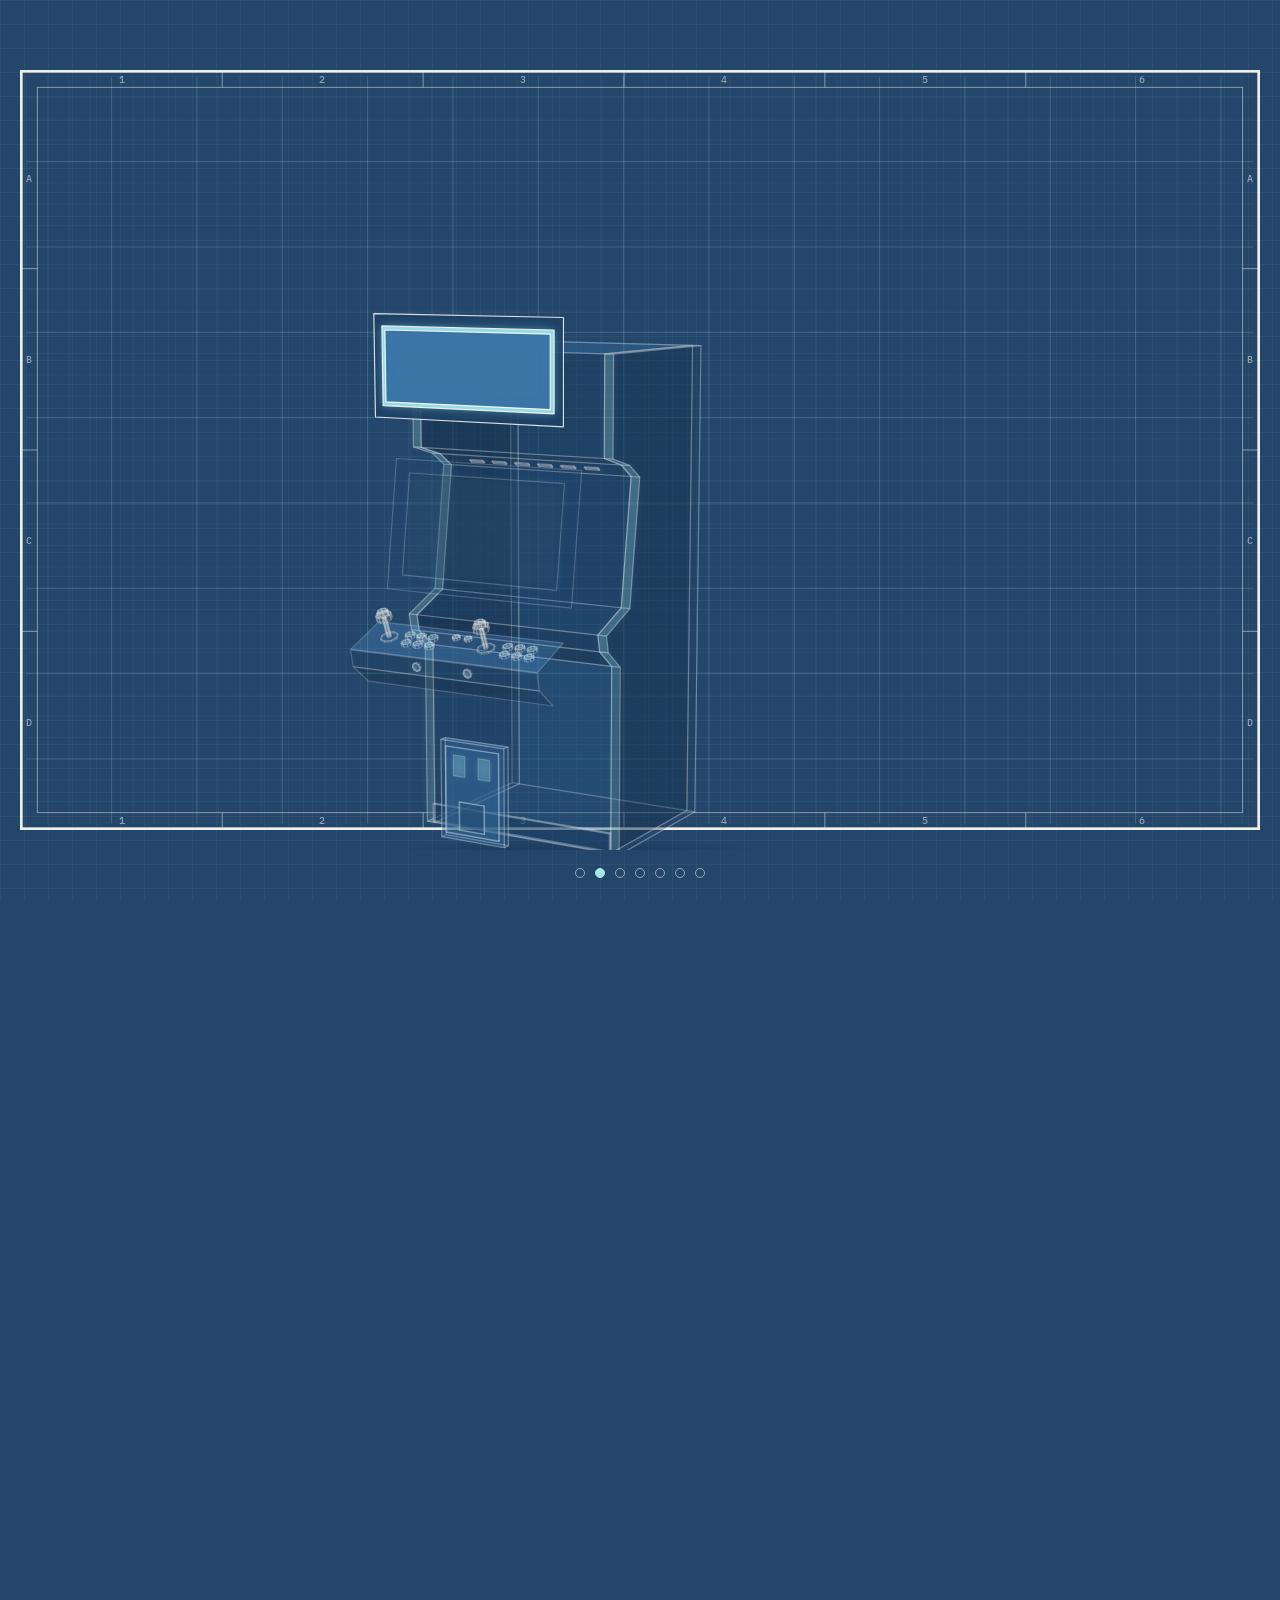
<file: index.html>
<!doctype html>
<html lang="ko">
<head>
<meta charset="utf-8">
<meta name="viewport" content="width=device-width, initial-scale=1">
<title>블루프린트 인디즈(BluePrint Indiez, BPI) — 부산·울산·경남 게임 커뮤니티</title>
<meta name="description" content="블루프린트 인디즈(BluePrint Indiez, BPI)는 부산·울산·경남을 거점으로, 다양한 개발자가 각자의 작업을 공유하고 함께 만들어 가는 게임 커뮤니티입니다.">
<link rel="canonical" href="https://indiez.org/">
<meta property="og:title" content="블루프린트 인디즈(BluePrint Indiez, BPI) — 부산·울산·경남 게임 커뮤니티">
<meta property="og:description" content="함께 성장하는 게임개발자의 커뮤니티, 블루프린트 인디즈(BPI). EACH GAME. TOGETHER.">
<meta property="og:type" content="website">
<meta property="og:image" content="https://indiez.org/assets/img/og.png">
<meta property="og:image:width" content="1200">
<meta property="og:image:height" content="630">
<meta property="og:image:alt" content="BluePrint Indiez 로고">
<meta name="twitter:card" content="summary_large_image">
<meta name="theme-color" content="#23466A">
<link rel="icon" href="assets/img/favicon.svg" type="image/svg+xml">
<link rel="icon" href="assets/img/icon-192.png" type="image/png" sizes="192x192">
<link rel="preconnect" href="https://fonts.googleapis.com">
<link rel="preconnect" href="https://fonts.gstatic.com" crossorigin>
<link href="https://fonts.googleapis.com/css2?family=IBM+Plex+Mono:wght@400;500&family=IBM+Plex+Sans+KR:wght@400;500;700&family=Architects+Daughter&family=Nanum+Pen+Script&display=swap" rel="stylesheet">
<link rel="stylesheet" href="assets/css/base.css">
<link rel="stylesheet" href="assets/css/landing.css">
<script type="application/ld+json">
{"@context": "https://schema.org", "@type": "WebSite", "@id": "https://indiez.org/#website", "name": "BluePrint Indiez", "alternateName": ["BPI", "블루프린트 인디즈"], "url": "https://indiez.org/", "inLanguage": "ko", "publisher": {"@id": "https://indiez.org/#organization"}}
</script>
<script type="application/ld+json">
{"@context": "https://schema.org", "@type": "Organization", "@id": "https://indiez.org/#organization", "name": "BluePrint Indiez", "alternateName": ["블루프린트 인디즈", "BPI"], "url": "https://indiez.org/", "logo": "https://indiez.org/assets/img/icon-192.png", "description": "부산·울산·경남을 거점으로, 다양한 개발자가 각자의 작업을 공유하고 함께 만들어 가는 게임 커뮤니티입니다.", "areaServed": [{"@type": "AdministrativeArea", "name": "부산광역시"}, {"@type": "AdministrativeArea", "name": "울산광역시"}, {"@type": "AdministrativeArea", "name": "경상남도"}], "foundingDate": "2026-10", "email": "yangsutae@indiez.org"}
</script>
</head>
<body>
<main>
<!-- 문서 제목은 하나만: 데스크톱·좁은 화면 로고는 p로 두고 화면에 보이지 않는 h1로 이름을 알린다 -->
<h1 class="sr-only">블루프린트 인디즈(BluePrint Indiez, BPI) — 부산·울산·경남 게임 커뮤니티</h1>
<!-- ───────── 데스크톱: 스크롤 연출 ───────── -->
<section class="hero" id="hero" aria-label="BluePrint Indiez 소개">
  <div class="vp" id="vp">
    <div class="stage sheet" id="stage">

      <!-- K0 도면 -->
      <div class="layer k0" id="L0">
        <svg width="0" height="0" style="position:absolute" aria-hidden="true" focusable="false" id="defs"></svg>
        <div class="intro">
          <p class="eyebrow fadein f1">BPI CONNECTED · BUSAN·ULSAN·GYEONGNAM</p>
          <p class="brand"><img class="reveal" src="assets/img/BPI_무배경.svg" alt="BluePrint Indiez"></p>
          <p class="tagline fadein f1">함께 성장하는<br>게임개발자의 커뮤니티</p>
          <p class="lead fadein f2">부산·울산·경남을 거점으로, 다양한 개발자가 각자의 작업을 공유하고 함께 만들어 가는 게임 커뮤니티입니다.</p>
        </div>
        <div class="links tb-above reveal">
          <div class="b-row">
            <a class="btn primary" href="https://invite.kakao.com/tc/2BYLO0beM5" target="_blank" rel="noopener"><span class="b-txt"><span class="b-code" aria-hidden="true">01 · JOIN</span><span class="b-main">카톡방 참여하기<svg class="b-arw" viewBox="0 0 24 24" aria-hidden="true" focusable="false"><path d="M6 18 18 6M8 6h10v10"/></svg></span></span></a>
            <a class="btn ghost" href="events/next/index.html" data-until="2026-11-28T17:00:00+09:00"><span class="b-txt"><span class="b-code" aria-hidden="true">02 · FORUM</span><span class="b-main">제2회 포럼 신청<svg class="b-arw" viewBox="0 0 24 24" aria-hidden="true" focusable="false"><path d="M6 18 18 6M8 6h10v10"/></svg></span></span></a>
          </div>
          <a class="btn ghost" href="main/index.html"><span class="b-txt"><span class="b-code" aria-hidden="true">03 · ABOUT</span><span class="b-main">BPI 자세히 보기<svg class="b-arw" viewBox="0 0 24 24" aria-hidden="true" focusable="false"><path d="M6 18 18 6M8 6h10v10"/></svg></span></span></a>
        </div>
        <div class="iso-frame fadein late" aria-hidden="true"><p class="cap-m">입체도 · 선</p></div>
        <div class="rig" id="isoRig" aria-hidden="true" style="transform:translate(1104px,190px)"><canvas id="isoCv" style="opacity:0"></canvas></div>
        <p class="cue fadein later" aria-hidden="true"><span class="mouse"></span><span class="lbl">SCROLL</span></p>
      </div>


      <!-- K7 각도 링 -->
      <div class="layer" id="L7a" style="opacity:0" aria-hidden="true">
        <svg class="ring" width="1440" height="900" viewBox="0 0 1440 900" focusable="false">
          <line x1="700" y1="120" x2="700" y2="780" stroke="rgba(238,240,233,.28)" stroke-dasharray="18 4 2 4"/>
          <ellipse cx="360" cy="690" rx="250" ry="52"/><ellipse cx="360" cy="690" rx="216" ry="44" stroke-dasharray="4 5"/>
          <g id="ticks"></g><line class="needle" id="needle" x1="360" y1="690" x2="360" y2="690"/><circle id="needleDot" r="4" fill="#A6E8EB"/>
        </svg>
      </div>

      <!-- 캐비닛: 바닥 그림자·3면도(2D 변환) + 모델(2D 캔버스) -->
      <div class="rig" id="rig" aria-hidden="true">
        <div class="floor" id="floor" style="opacity:0"></div>
        <div class="dwg dwg2d" id="dwgBox"><div id="dwg3d"></div></div>
      </div>
      <canvas class="model" id="cv" aria-hidden="true"></canvas>

      <!-- 인출선 (부품 → 전개도) -->
      <svg class="leaders" id="ld" width="1440" height="900" viewBox="0 0 1440 900" aria-hidden="true" focusable="false"></svg>

      <!-- K2~K5 부품 패널 (landing.js가 채움) -->
      <div id="panels"></div>

      <!-- K7 와이어프레임 보기 -->
      <div class="layer" id="L7c" style="opacity:0; visibility:hidden">
        <button type="button" class="wf-toggle" id="wfBtn" aria-pressed="false"><span class="sw" aria-hidden="true"></span>와이어프레임 <b id="wfState">OFF</b></button>
      </div>

      <!-- K7 마무리 -->
      <div class="layer" id="L7b" style="opacity:0; visibility:hidden">
        <div class="closing">
          <p class="eyebrow">BPI CONNECTED · BUSAN·ULSAN·GYEONGNAM</p>
          <p class="brand"><img src="assets/img/BPI_무배경.svg" alt=""></p>
          <h2 class="tagline">함께 성장하는<br>게임개발자의 커뮤니티</h2>
          <p class="lead">부산·울산·경남을 거점으로, 다양한 개발자가 각자의 작업을 공유하고 함께 만들어 가는 게임 커뮤니티입니다.</p>
          <div class="links">
            <a class="btn primary" href="https://invite.kakao.com/tc/2BYLO0beM5" target="_blank" rel="noopener">카카오톡 공지 채팅방 참여하기</a>
            <a class="btn ghost" href="main/index.html">BPI 자세히 보기 →</a>
            <a class="btn ghost" href="events/next/index.html" data-until="2026-11-28T17:00:00+09:00">제2회 포럼 참가 신청 →</a>
            <img class="qr" src="assets/img/kakao_qr.svg" width="96" height="96" alt="카카오톡 공지 채팅방 참여 QR 코드">
          </div>
        </div>
      </div>
    </div>
  </div>
</section>
<ol class="progress" id="progress" aria-label="장면 이동"></ol>

<!-- ───────── 좁은 화면: 한 화면 도면 (소개 → 입체도 → 두 버튼, 높이에 맞춰 크기 조절) ───────── -->
<div class="mobile">
  <p class="eyebrow fadein f1">BPI CONNECTED · BUSAN·ULSAN·GYEONGNAM</p>
  <p class="brand"><img class="reveal" src="assets/img/BPI_무배경.svg" alt="BluePrint Indiez" style="width:100%;height:auto"></p>
  <p class="tagline fadein f1">함께 성장하는<br>게임개발자의 커뮤니티</p>
  <p class="lead fadein f2">부산·울산·경남을 거점으로, 다양한 개발자가 각자의 작업을 공유하고 함께 만들어 가는 게임 커뮤니티입니다.</p>
  <figure class="fig" aria-hidden="true"><canvas id="mIso"></canvas></figure>
  <div class="links tb-above reveal">
    <div class="b-row">
      <a class="btn primary" href="https://invite.kakao.com/tc/2BYLO0beM5" target="_blank" rel="noopener"><span class="b-txt"><span class="b-code" aria-hidden="true">01 · JOIN</span><span class="b-main">카톡방 참여하기<svg class="b-arw" viewBox="0 0 24 24" aria-hidden="true" focusable="false"><path d="M6 18 18 6M8 6h10v10"/></svg></span></span></a>
      <a class="btn ghost" href="events/next/index.html" data-until="2026-11-28T17:00:00+09:00"><span class="b-txt"><span class="b-code" aria-hidden="true">02 · FORUM</span><span class="b-main">제2회 포럼 신청<svg class="b-arw" viewBox="0 0 24 24" aria-hidden="true" focusable="false"><path d="M6 18 18 6M8 6h10v10"/></svg></span></span></a>
    </div>
    <a class="btn ghost" href="main/index.html"><span class="b-txt"><span class="b-code" aria-hidden="true">03 · ABOUT</span><span class="b-main">BPI 자세히 보기<svg class="b-arw" viewBox="0 0 24 24" aria-hidden="true" focusable="false"><path d="M6 18 18 6M8 6h10v10"/></svg></span></span></a>
  </div>
</div>
</main>

<script src="assets/js/lowpoly.js"></script>
<script src="assets/js/sheet.js"></script>
<script src="assets/js/parts.js"></script>
<script src="assets/js/sketch.js"></script>
<script src="assets/js/landing.js"></script>
<script src="assets/js/event-state.js"></script>
</body>
</html>
</file>
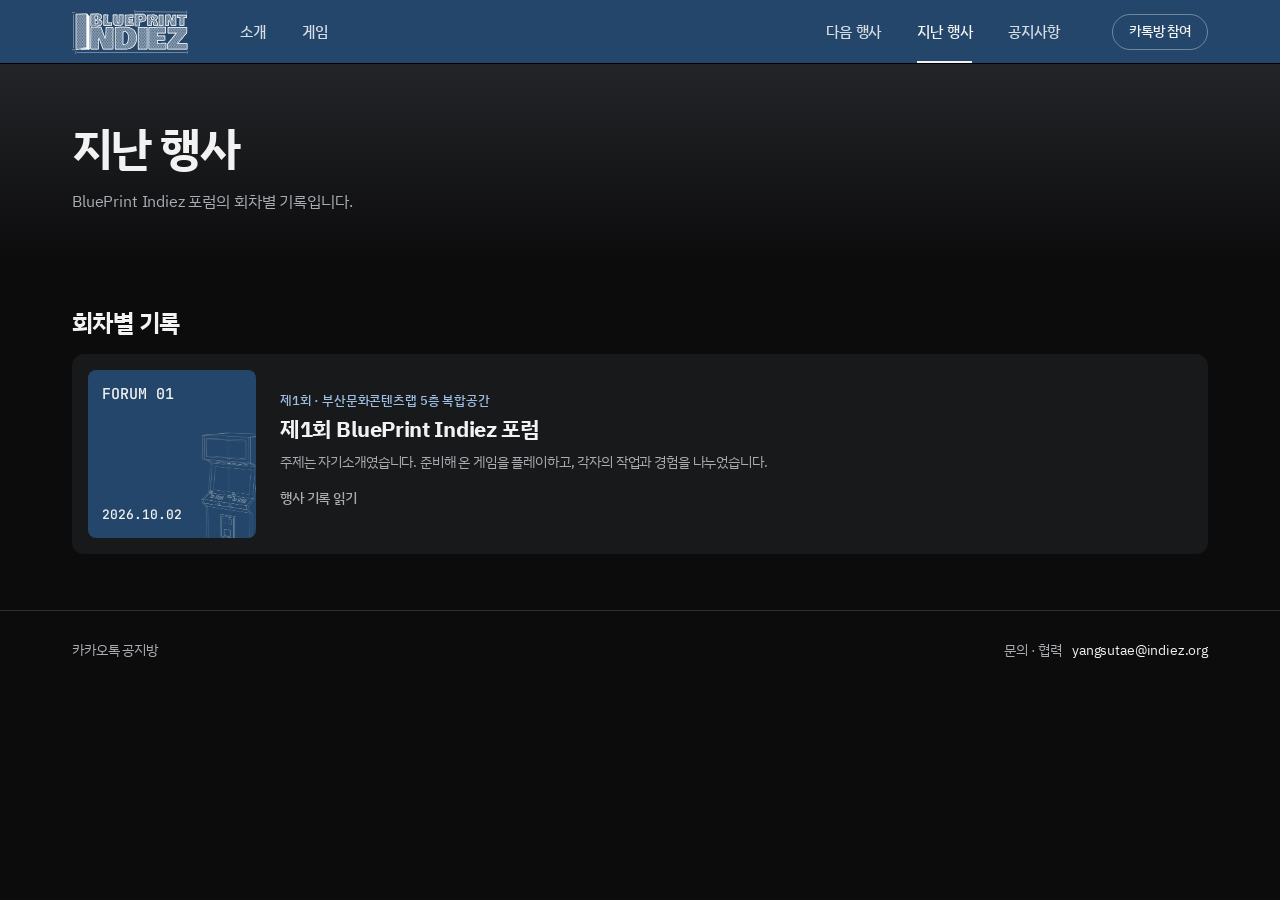
<file: events/index.html>
<!doctype html>
<html lang="ko">
<head>
<meta charset="utf-8">
<meta name="viewport" content="width=device-width, initial-scale=1">
<title>지난 행사 · 블루프린트 인디즈(BluePrint Indiez, BPI)</title>
<meta name="description" content="블루프린트 인디즈(BluePrint Indiez, BPI) 포럼의 회차별 기록을 모았습니다.">
<link rel="canonical" href="https://indiez.org/events/">
<meta name="theme-color" content="#23466a">
<meta property="og:title" content="지난 행사 · 블루프린트 인디즈(BluePrint Indiez, BPI)">
<meta property="og:description" content="블루프린트 인디즈 포럼의 회차별 기록.">
<meta property="og:type" content="website">
<meta property="og:image" content="https://indiez.org/assets/img/og.png">
<meta property="og:image:width" content="1200">
<meta property="og:image:height" content="630">
<meta property="og:image:alt" content="BluePrint Indiez 로고">
<meta name="twitter:card" content="summary_large_image">
<link rel="icon" href="../assets/img/favicon.svg" type="image/svg+xml">
<link rel="icon" href="../assets/img/icon-192.png" type="image/png" sizes="192x192">
<link rel="preconnect" href="https://fonts.googleapis.com">
<link rel="preconnect" href="https://fonts.gstatic.com" crossorigin>
<link href="https://fonts.googleapis.com/css2?family=IBM+Plex+Sans+KR:wght@400;500;700&family=JetBrains+Mono:wght@500&display=swap" rel="stylesheet">
<link rel="stylesheet" href="../assets/css/tokens.css">
<link rel="stylesheet" href="../assets/css/site.css">
</head>
<body id="top" class="page-event">
<a class="skip-link" href="#content">본문으로 바로 가기</a>

<header class="nav dark">
  <nav class="wrap" aria-label="주 메뉴">
    <a class="logo" href="../main/index.html" aria-label="BluePrint Indiez 소개"><img src="../assets/img/BPI_무배경.svg" alt=""></a>
    <ul class="nav-links"><li><a href="../main/index.html">소개</a></li><li><a href="../games/index.html">게임</a></li></ul>
      <ul class="nav-links nav-right"><li><a href="../events/next/index.html">다음 행사</a></li><li><a href="../events/index.html" aria-current="page">지난 행사</a></li><li><a href="../notice/index.html">공지사항</a></li></ul>
    <a class="btn btn-primary" href="https://invite.kakao.com/tc/2BYLO0beM5" target="_blank" rel="noopener">카톡방 참여<span class="sr-only"> (새 창)</span></a>
  </nav>
</header>

<main id="content" tabindex="-1">
<header class="hero dark">
  <div class="wrap hero-grid">
    <div>
      <h1>지난 행사</h1>
      <p class="lead">BluePrint Indiez 포럼의 회차별 기록입니다.</p>
    </div>
  </div>
</header>

<section id="past" class="band light" aria-labelledby="past-title">
  <div class="wrap">
    <div class="sec-head">
      <h2 id="past-title" class="h2">회차별 <em>기록</em></h2>
    </div>
    <!-- 최신 회차가 위로 오게 카드를 더한다 -->
    <article class="card archive-card">
      <div class="archive-date dark"><span class="eyebrow">FORUM 01</span><time datetime="2026-10-02">2026.10.02</time></div>
      <div class="archive-body">
        <p class="kicker">제1회 · 부산문화콘텐츠랩 5층 복합공간</p>
        <h3><a href="01/index.html">제1회 BluePrint Indiez 포럼</a></h3>
        <p>주제는 자기소개였습니다. 준비해 온 게임을 플레이하고, 각자의 작업과 경험을 나누었습니다.</p>
        <a class="text-link" href="01/index.html">행사 기록 읽기 <span aria-hidden="true">→</span></a>
      </div>
    </article>
  </div>
</section>

</main>

<footer id="contact" class="foot light">
  <div class="wrap foot-row">
    <a class="channel-link" href="https://invite.kakao.com/tc/2BYLO0beM5" target="_blank" rel="noopener">카카오톡 공지방 <span aria-hidden="true">↗</span><span class="sr-only"> (새 창)</span></a>
    <div class="contact"><span>문의 · 협력</span><p>yangsutae@indiez.org</p></div>
  </div>
  <p class="wordmark" aria-hidden="true">BluePrint Indiez</p>
</footer>
</body>
</html>
</file>
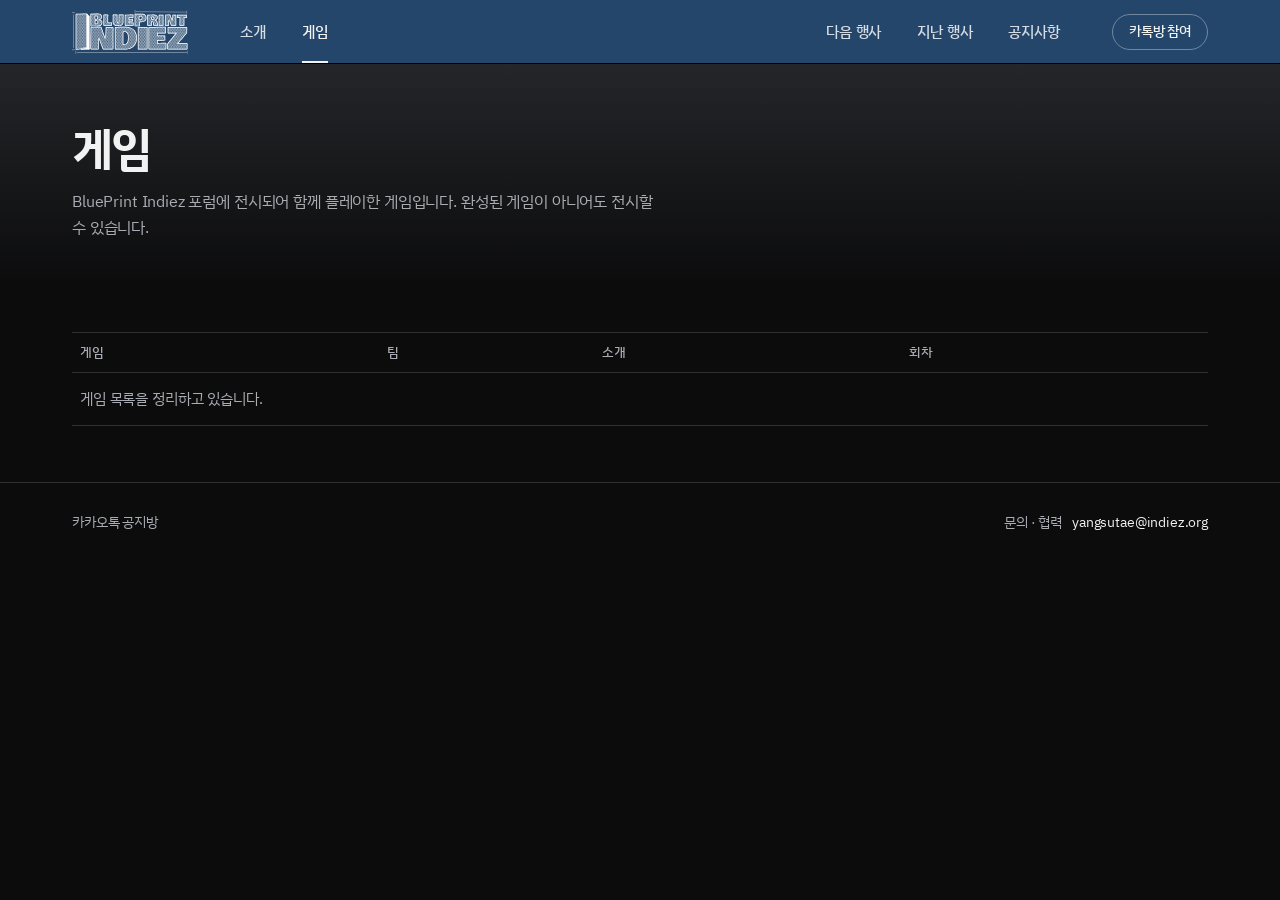
<file: games/index.html>
<!doctype html>
<html lang="ko">
<head>
<meta charset="utf-8">
<meta name="viewport" content="width=device-width, initial-scale=1">
<title>게임 · 블루프린트 인디즈(BluePrint Indiez, BPI)</title>
<meta name="description" content="블루프린트 인디즈(BluePrint Indiez, BPI)  포럼에 전시된 게임을 회차별로 모았습니다.">
<link rel="canonical" href="https://indiez.org/games/">
<meta name="theme-color" content="#23466a">
<meta property="og:title" content="게임 · 블루프린트 인디즈(BluePrint Indiez, BPI)">
<meta property="og:description" content="블루프린트 인디즈 포럼에서 함께한 게임.">
<meta property="og:type" content="website">
<meta property="og:image" content="https://indiez.org/assets/img/og.png">
<meta property="og:image:width" content="1200">
<meta property="og:image:height" content="630">
<meta property="og:image:alt" content="BluePrint Indiez 로고">
<meta name="twitter:card" content="summary_large_image">
<link rel="icon" href="../assets/img/favicon.svg" type="image/svg+xml">
<link rel="icon" href="../assets/img/icon-192.png" type="image/png" sizes="192x192">
<link rel="preconnect" href="https://fonts.googleapis.com">
<link rel="preconnect" href="https://fonts.gstatic.com" crossorigin>
<link href="https://fonts.googleapis.com/css2?family=IBM+Plex+Sans+KR:wght@400;500;700&family=JetBrains+Mono:wght@500&display=swap" rel="stylesheet">
<link rel="stylesheet" href="../assets/css/tokens.css">
<link rel="stylesheet" href="../assets/css/site.css">
<script src="../assets/js/event-state.js" defer></script>
</head>
<body id="top" class="page-event">
<a class="skip-link" href="#content">본문으로 바로 가기</a>

<header class="nav dark">
  <nav class="wrap" aria-label="주 메뉴">
    <a class="logo" href="../main/index.html" aria-label="BluePrint Indiez 소개"><img src="../assets/img/BPI_무배경.svg" alt=""></a>
    <ul class="nav-links"><li><a href="../main/index.html">소개</a></li><li><a href="../games/index.html" aria-current="page">게임</a></li></ul>
      <ul class="nav-links nav-right"><li><a href="../events/next/index.html">다음 행사</a></li><li><a href="../events/index.html">지난 행사</a></li><li><a href="../notice/index.html">공지사항</a></li></ul>
    <a class="btn btn-primary" href="https://invite.kakao.com/tc/2BYLO0beM5" target="_blank" rel="noopener">카톡방 참여<span class="sr-only"> (새 창)</span></a>
  </nav>
</header>

<main id="content" tabindex="-1">
<header class="hero dark">
  <div class="wrap hero-grid">
    <div>
      <h1>게임</h1>
      <p class="lead">BluePrint Indiez 포럼에 전시되어 함께 플레이한 게임입니다. 완성된 게임이 아니어도 전시할 수 있습니다.</p>
    </div>
  </div>
</header>

<section id="games" class="band light" aria-labelledby="games-title">
  <div class="wrap">
    <h2 id="games-title" class="sr-only">전시된 게임 목록</h2>
    <table class="table">
      <thead><tr><th scope="col">게임</th><th scope="col">팀</th><th scope="col">소개</th><th scope="col">회차</th></tr></thead>
      <tbody>
        <!-- 한 게임에 한 줄, 최신 회차가 위. 예: <tr><th scope="row">게임 제목</th><td>팀 이름</td><td>한 줄 소개</td><td><a href="../events/01/index.html#games">제1회</a></td></tr> -->
        <tr><td colspan="4">게임 목록을 정리하고 있습니다.</td></tr>
      </tbody>
    </table>
    <div class="cta-row" data-until="2026-11-25T00:00:00+09:00">
      <a class="btn btn-alt" href="../events/next/index.html">다음 행사에 전시 신청하기</a>
    </div>
  </div>
</section>
</main>

<footer id="contact" class="foot light">
  <div class="wrap foot-row">
    <a class="channel-link" href="https://invite.kakao.com/tc/2BYLO0beM5" target="_blank" rel="noopener">카카오톡 공지방 <span aria-hidden="true">↗</span><span class="sr-only"> (새 창)</span></a>
    <div class="contact"><span>문의 · 협력</span><p>yangsutae@indiez.org</p></div>
  </div>
  <p class="wordmark" aria-hidden="true">BluePrint Indiez</p>
</footer>
</body>
</html>
</file>
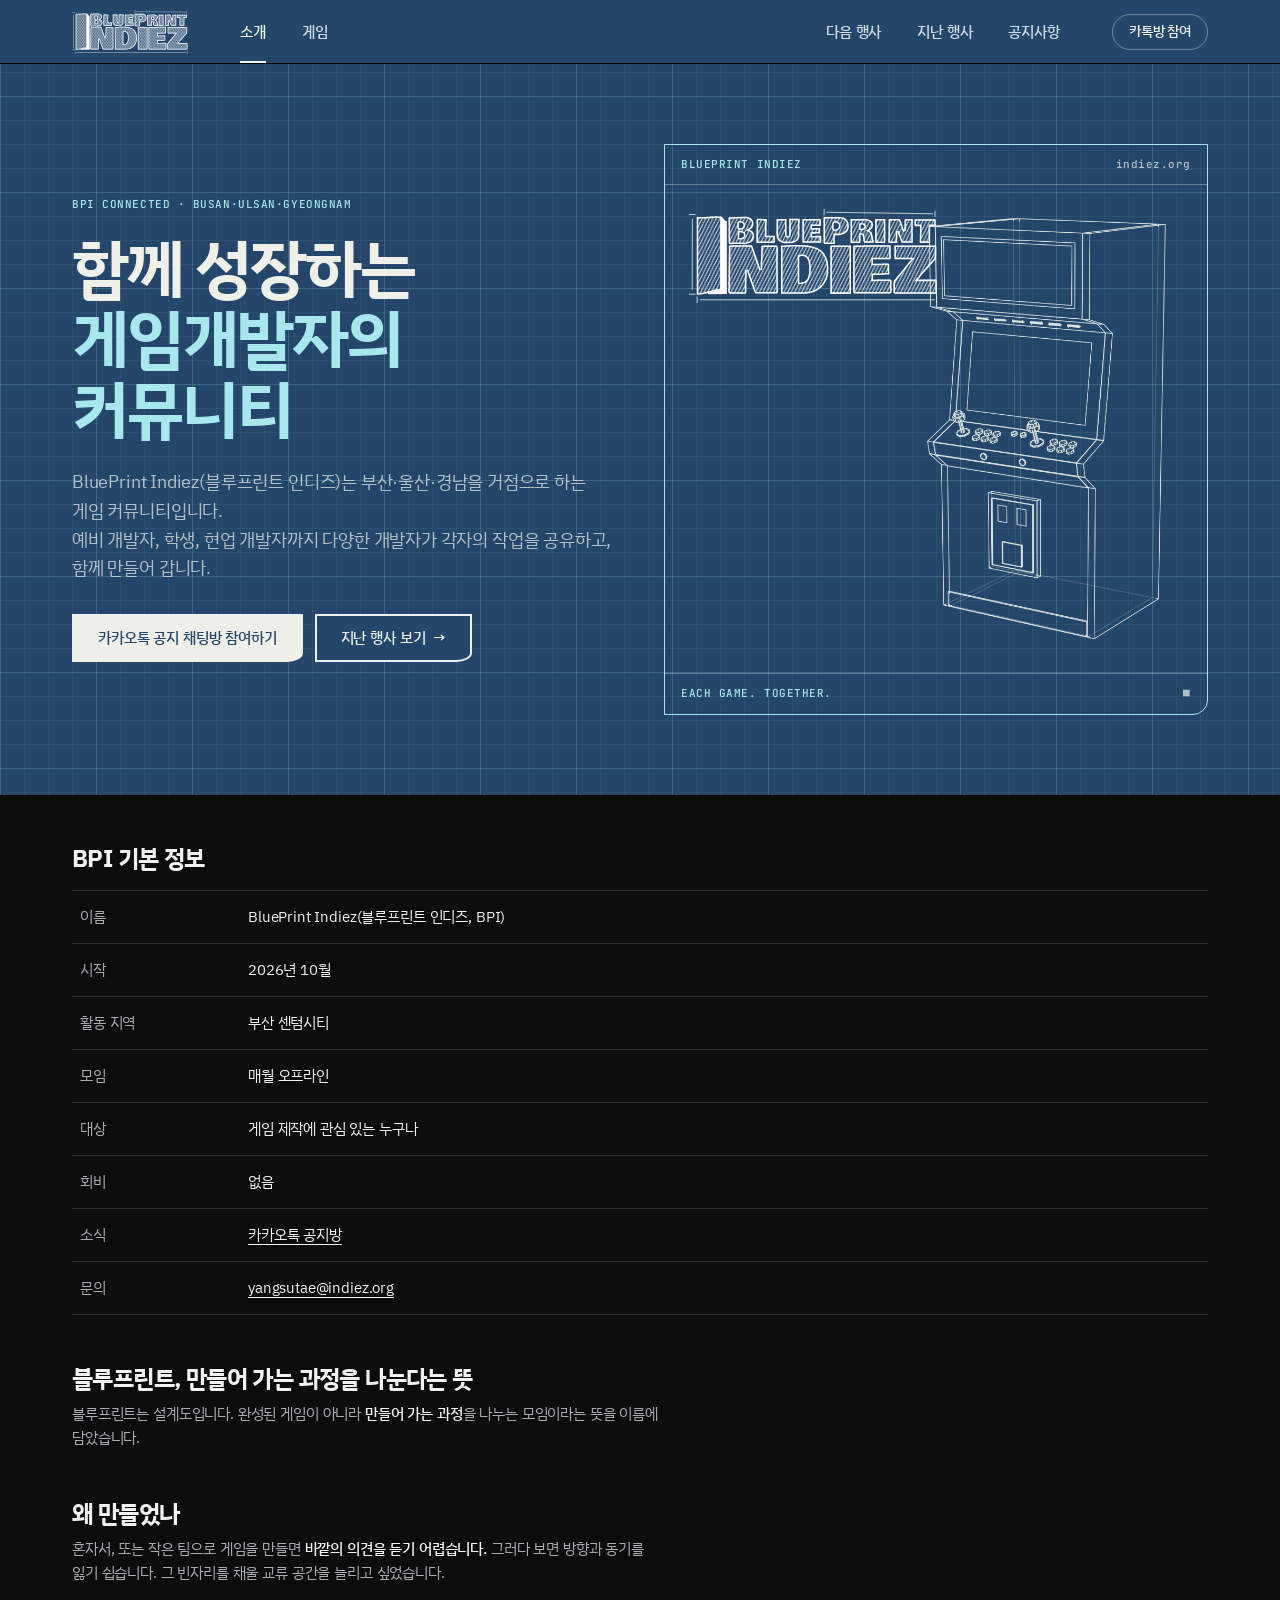
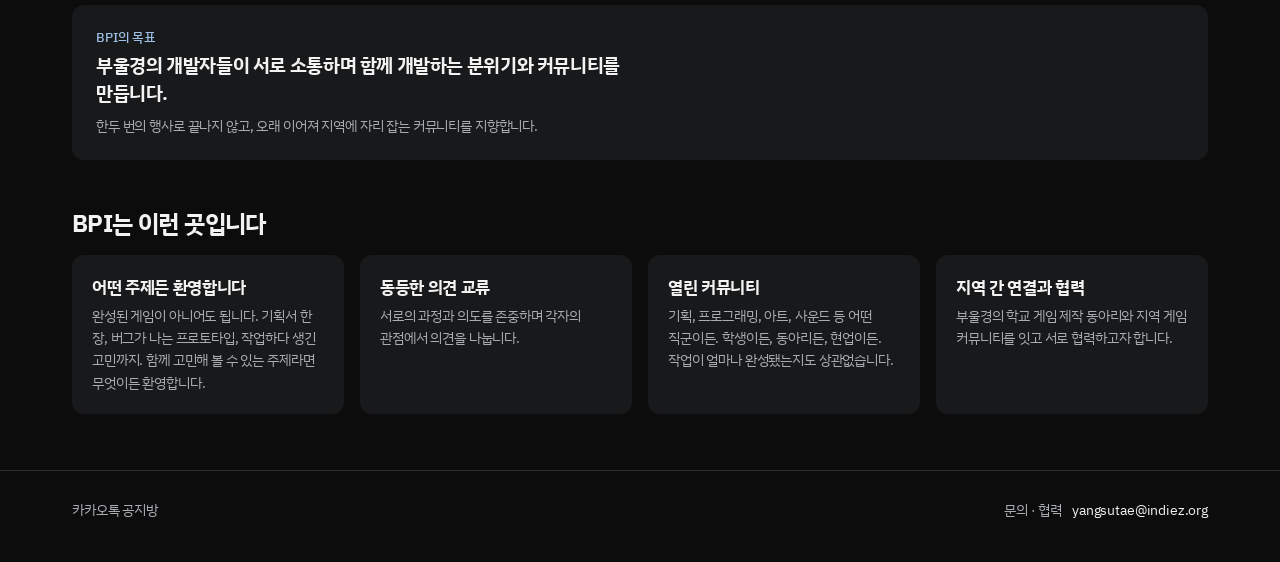
<file: main/index.html>
<!doctype html>
<html lang="ko">
<head>
<meta charset="utf-8">
<meta name="viewport" content="width=device-width, initial-scale=1">
<title>소개 — 부울경 게임 개발 커뮤니티 블루프린트 인디즈(BluePrint Indiez)</title>
<meta name="description" content="블루프린트 인디즈(BluePrint Indiez, BPI)는 각자의 작업을 공유하고 교류하는 부울경 거점 게임 커뮤니티입니다. 기본 정보, 개설 배경과 목표, 모임의 성격을 담았습니다.">
<link rel="canonical" href="https://indiez.org/main/">
<meta property="og:title" content="소개 — 부울경 게임 개발 커뮤니티 블루프린트 인디즈(BluePrint Indiez)">
<meta property="og:description" content="블루프린트 인디즈(BluePrint Indiez, BPI)는 각자의 작업을 공유하고 교류하는 부울경 거점 게임 커뮤니티입니다. 기본 정보, 개설 배경과 목표, 모임의 성격을 담았습니다.">
<meta property="og:type" content="website">
<meta property="og:image" content="https://indiez.org/assets/img/og.png">
<meta property="og:image:width" content="1200">
<meta property="og:image:height" content="630">
<meta property="og:image:alt" content="BluePrint Indiez 로고">
<meta name="twitter:card" content="summary_large_image">
<link rel="icon" href="../assets/img/favicon.svg" type="image/svg+xml">
<link rel="icon" href="../assets/img/icon-192.png" type="image/png" sizes="192x192">
<link rel="preconnect" href="https://fonts.googleapis.com">
<link rel="preconnect" href="https://fonts.gstatic.com" crossorigin>
<link href="https://fonts.googleapis.com/css2?family=IBM+Plex+Sans+KR:wght@400;500;700&family=JetBrains+Mono:wght@500&display=swap" rel="stylesheet">
<link rel="stylesheet" href="../assets/css/tokens.css">
<link rel="stylesheet" href="../assets/css/site.css">
<script type="application/ld+json">
{"@context": "https://schema.org", "@type": "Organization", "@id": "https://indiez.org/#organization", "name": "BluePrint Indiez", "alternateName": ["블루프린트 인디즈", "BPI"], "url": "https://indiez.org/", "logo": "https://indiez.org/assets/img/icon-192.png", "description": "각자의 작업을 공유하고 교류하는 부울경 거점 게임 커뮤니티입니다. 게임 전시와 네트워킹을 중심으로 오프라인 포럼을 엽니다.", "areaServed": [{"@type": "AdministrativeArea", "name": "부산광역시"}, {"@type": "AdministrativeArea", "name": "울산광역시"}, {"@type": "AdministrativeArea", "name": "경상남도"}], "foundingDate": "2026-10", "email": "yangsutae@indiez.org"}
</script>
</head>
<body id="top" class="page-intro">
<a class="skip-link" href="#content">본문으로 바로 가기</a>

<header class="nav dark">
  <nav class="wrap" aria-label="주 메뉴">
    <a class="logo" href="../index.html" aria-label="BluePrint Indiez 첫 화면"><img src="../assets/img/BPI_무배경.svg" alt=""></a>
    <ul class="nav-links"><li><a href="../main/index.html" aria-current="page">소개</a></li><li><a href="../games/index.html">게임</a></li></ul>
      <ul class="nav-links nav-right"><li><a href="../events/next/index.html">다음 행사</a></li><li><a href="../events/index.html">지난 행사</a></li><li><a href="../notice/index.html">공지사항</a></li></ul>
    <a class="btn btn-primary" href="https://invite.kakao.com/tc/2BYLO0beM5" target="_blank" rel="noopener">카톡방 참여<span class="sr-only"> (새 창)</span></a>
  </nav>
</header>

<main id="content" tabindex="-1">
<header class="hero dark">
  <div class="wrap hero-grid">
    <div>
      <p class="eyebrow">BPI CONNECTED · BUSAN·ULSAN·GYEONGNAM</p>
      <h1>함께 성장하는<br><em>게임개발자의 커뮤니티</em></h1>
      <p class="lead">BluePrint Indiez(블루프린트 인디즈)는 부산·울산·경남을 거점으로 하는 게임 커뮤니티입니다.<br>예비 개발자, 학생, 현업 개발자까지 다양한 개발자가 각자의 작업을 공유하고, 함께 만들어 갑니다.</p>
      <div class="cta-row">
        <a class="btn btn-primary" href="https://invite.kakao.com/tc/2BYLO0beM5" target="_blank" rel="noopener">카카오톡 공지 채팅방 참여하기<span class="sr-only"> (새 창)</span></a>
        <a class="btn btn-alt" href="../events/index.html">지난 행사 보기 <span aria-hidden="true">→</span></a>
      </div>
    </div>
    <figure class="sheet" aria-hidden="true">
      <div class="sheet-bar">BLUEPRINT INDIEZ <span>indiez.org</span></div>
      <div class="sheet-body">
        <p class="brand"><img src="../assets/img/BPI_무배경.svg" alt=""></p>
        <img class="cab" src="../assets/img/cabinet-wire.png" alt="">
      </div>
      <div class="sheet-foot">EACH GAME. TOGETHER. <span>■</span></div>
    </figure>
  </div>
</header>

<section id="info" class="band light" aria-labelledby="info-title">
  <div class="wrap">
    <div class="sec-head">
      <h2 id="info-title" class="h2">BPI 기본 정보</h2>
    </div>
    <table class="table info">
      <thead><tr><th scope="col">항목</th><th scope="col">내용</th></tr></thead>
      <tbody>
        <tr><th scope="row">이름</th><td>BluePrint Indiez(블루프린트 인디즈, BPI)</td></tr>
        <tr><th scope="row">시작</th><td><time datetime="2026-10">2026년 10월</time></td></tr>
        <tr><th scope="row">활동 지역</th><td>부산 센텀시티</td></tr>
        <tr><th scope="row">모임</th><td>매월 오프라인</td></tr>
        <tr><th scope="row">대상</th><td>게임 제작에 관심 있는 누구나</td></tr>
        <tr><th scope="row">회비</th><td>없음</td></tr>
        <tr><th scope="row">소식</th><td><a href="https://invite.kakao.com/tc/2BYLO0beM5" target="_blank" rel="noopener">카카오톡 공지방<span class="sr-only"> (새 창)</span></a></td></tr>
        <tr><th scope="row">문의</th><td><a href="mailto:yangsutae@indiez.org">yangsutae@indiez.org</a></td></tr>
      </tbody>
    </table>
  </div>
</section>

<section id="about" class="band light" aria-labelledby="about-title">
  <div class="wrap sec-head">
    <h2 id="about-title" class="h2">블루프린트, 만들어 가는 과정을 나눈다는 뜻</h2>
    <div class="prose lead">
      <p>블루프린트는 설계도입니다. 완성된 게임이 아니라 <strong>만들어 가는 과정</strong>을 나누는 모임이라는 뜻을 이름에 담았습니다.</p>
    </div>
  </div>
</section>

<section id="why" class="band light" aria-labelledby="why-title">
  <div class="wrap">
    <div class="sec-head">
      <h2 id="why-title" class="h2">왜 만들었나</h2>
      <div class="prose lead">
        <p>혼자서, 또는 작은 팀으로 게임을 만들면 <strong>바깥의 의견을 듣기 어렵습니다.</strong> 그러다 보면 방향과 동기를 잃기 쉽습니다. 그 빈자리를 채울 교류 공간을 늘리고 싶었습니다.</p>
      </div>
    </div>
    <div class="goal dark">
      <p class="kicker">BPI의 목표</p>
      <h3>부울경의 개발자들이 서로 소통하며 함께 개발하는 분위기와 커뮤니티를 만듭니다.</h3>
      <p>한두 번의 행사로 끝나지 않고, 오래 이어져 지역에 자리 잡는 커뮤니티를 지향합니다.</p>
    </div>
  </div>
</section>

<section id="character" class="band dark" aria-labelledby="character-title">
  <div class="wrap">
    <div class="sec-head">
      <h2 id="character-title" class="h2">BPI는 이런 곳입니다</h2>
    </div>
    <ul class="features">
      <li class="card"><h3>어떤 주제든 환영합니다</h3><p>완성된 게임이 아니어도 됩니다. 기획서 한 장, 버그가 나는 프로토타입, 작업하다 생긴 고민까지. 함께 고민해 볼 수 있는 주제라면 무엇이든 환영합니다.</p></li>
      <li class="card"><h3>동등한 의견 교류</h3><p>서로의 과정과 의도를 존중하며 각자의 관점에서 의견을 나눕니다.</p></li>
      <li class="card"><h3>열린 커뮤니티</h3><p>기획, 프로그래밍, 아트, 사운드 등 어떤 직군이든. 학생이든, 동아리든, 현업이든. 작업이 얼마나 완성됐는지도 상관없습니다.</p></li>
      <li class="card"><h3>지역 간 연결과 협력</h3><p>부울경의 학교 게임 제작 동아리와 지역 게임 커뮤니티를 잇고 서로 협력하고자 합니다.</p></li>
    </ul>
  </div>
</section>
</main>

<footer id="contact" class="foot light">
  <div class="wrap foot-row">
    <a class="channel-link" href="https://invite.kakao.com/tc/2BYLO0beM5" target="_blank" rel="noopener">카카오톡 공지방 <span aria-hidden="true">↗</span><span class="sr-only"> (새 창)</span></a>
    <div class="contact"><span>문의 · 협력</span><p>yangsutae@indiez.org</p></div>
  </div>
  <p class="wordmark" aria-hidden="true">BluePrint Indiez</p>
</footer>
</body>
</html>
</file>
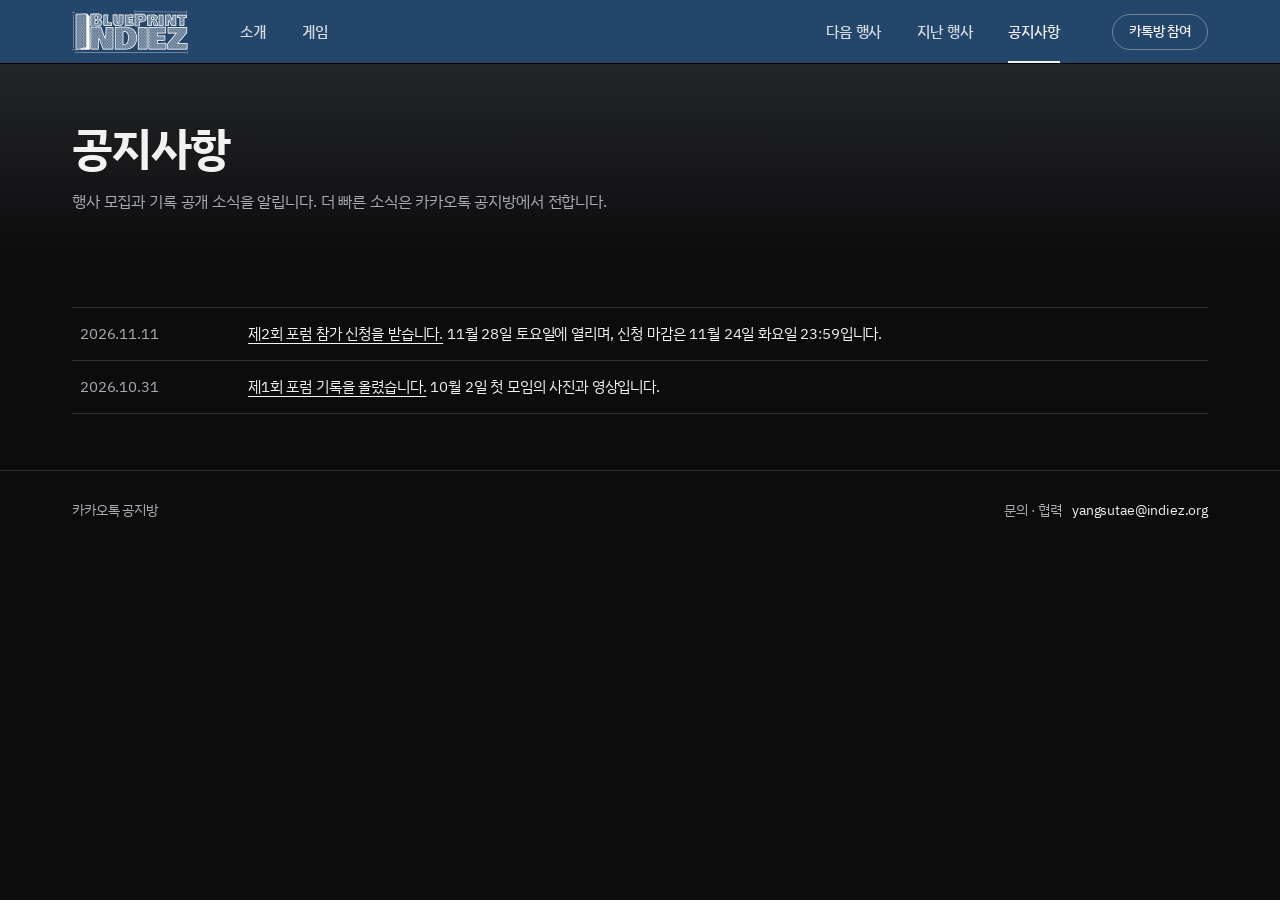
<file: notice/index.html>
<!doctype html>
<html lang="ko">
<head>
<meta charset="utf-8">
<meta name="viewport" content="width=device-width, initial-scale=1">
<title>공지사항 · 블루프린트 인디즈(BluePrint Indiez, BPI)</title>
<meta name="description" content="블루프린트 인디즈(BluePrint Indiez, BPI) 의 공지사항입니다. 행사 모집과 기록 공개 소식을 날짜순으로 알립니다.">
<link rel="canonical" href="https://indiez.org/notice/">
<meta name="theme-color" content="#23466a">
<meta property="og:title" content="공지사항 · 블루프린트 인디즈(BluePrint Indiez, BPI)">
<meta property="og:description" content="블루프린트 인디즈의 행사 모집과 기록 공개 소식.">
<meta property="og:type" content="website">
<meta property="og:image" content="https://indiez.org/assets/img/og.png">
<meta property="og:image:width" content="1200">
<meta property="og:image:height" content="630">
<meta property="og:image:alt" content="BluePrint Indiez 로고">
<meta name="twitter:card" content="summary_large_image">
<link rel="icon" href="../assets/img/favicon.svg" type="image/svg+xml">
<link rel="icon" href="../assets/img/icon-192.png" type="image/png" sizes="192x192">
<link rel="preconnect" href="https://fonts.googleapis.com">
<link rel="preconnect" href="https://fonts.gstatic.com" crossorigin>
<link href="https://fonts.googleapis.com/css2?family=IBM+Plex+Sans+KR:wght@400;500;700&family=JetBrains+Mono:wght@500&display=swap" rel="stylesheet">
<link rel="stylesheet" href="../assets/css/tokens.css">
<link rel="stylesheet" href="../assets/css/site.css">
</head>
<body id="top" class="page-event">
<a class="skip-link" href="#content">본문으로 바로 가기</a>

<header class="nav dark">
  <nav class="wrap" aria-label="주 메뉴">
    <a class="logo" href="../main/index.html" aria-label="BluePrint Indiez 소개"><img src="../assets/img/BPI_무배경.svg" alt=""></a>
    <ul class="nav-links"><li><a href="../main/index.html">소개</a></li><li><a href="../games/index.html">게임</a></li></ul>
      <ul class="nav-links nav-right"><li><a href="../events/next/index.html">다음 행사</a></li><li><a href="../events/index.html">지난 행사</a></li><li><a href="../notice/index.html" aria-current="page">공지사항</a></li></ul>
    <a class="btn btn-primary" href="https://invite.kakao.com/tc/2BYLO0beM5" target="_blank" rel="noopener">카톡방 참여<span class="sr-only"> (새 창)</span></a>
  </nav>
</header>

<main id="content" tabindex="-1">
<header class="hero dark">
  <div class="wrap hero-grid">
    <div>
      <h1>공지사항</h1>
      <p class="lead">행사 모집과 기록 공개 소식을 알립니다. 더 빠른 소식은 카카오톡 공지방에서 전합니다.</p>
    </div>
  </div>
</header>

<section id="notice" class="band light" aria-labelledby="notice-title">
  <div class="wrap">
    <h2 id="notice-title" class="sr-only">공지 목록</h2>
    <table class="table info">
      <thead><tr><th scope="col">날짜</th><th scope="col">공지</th></tr></thead>
      <tbody>
        <!-- 새 공지를 맨 위에 한 줄씩 더한다 -->
        <tr><th scope="row"><time datetime="2026-11-11">2026.11.11</time></th><td><a href="../events/next/index.html">제2회 포럼 참가 신청을 받습니다.</a> 11월 28일 토요일에 열리며, 신청 마감은 11월 24일 화요일 23:59입니다.</td></tr>
        <tr><th scope="row"><time datetime="2026-10-31">2026.10.31</time></th><td><a href="../events/01/index.html">제1회 포럼 기록을 올렸습니다.</a> 10월 2일 첫 모임의 사진과 영상입니다.</td></tr>
      </tbody>
    </table>
  </div>
</section>
</main>

<footer id="contact" class="foot light">
  <div class="wrap foot-row">
    <a class="channel-link" href="https://invite.kakao.com/tc/2BYLO0beM5" target="_blank" rel="noopener">카카오톡 공지방 <span aria-hidden="true">↗</span><span class="sr-only"> (새 창)</span></a>
    <div class="contact"><span>문의 · 협력</span><p>yangsutae@indiez.org</p></div>
  </div>
  <p class="wordmark" aria-hidden="true">BluePrint Indiez</p>
</footer>
</body>
</html>
</file>
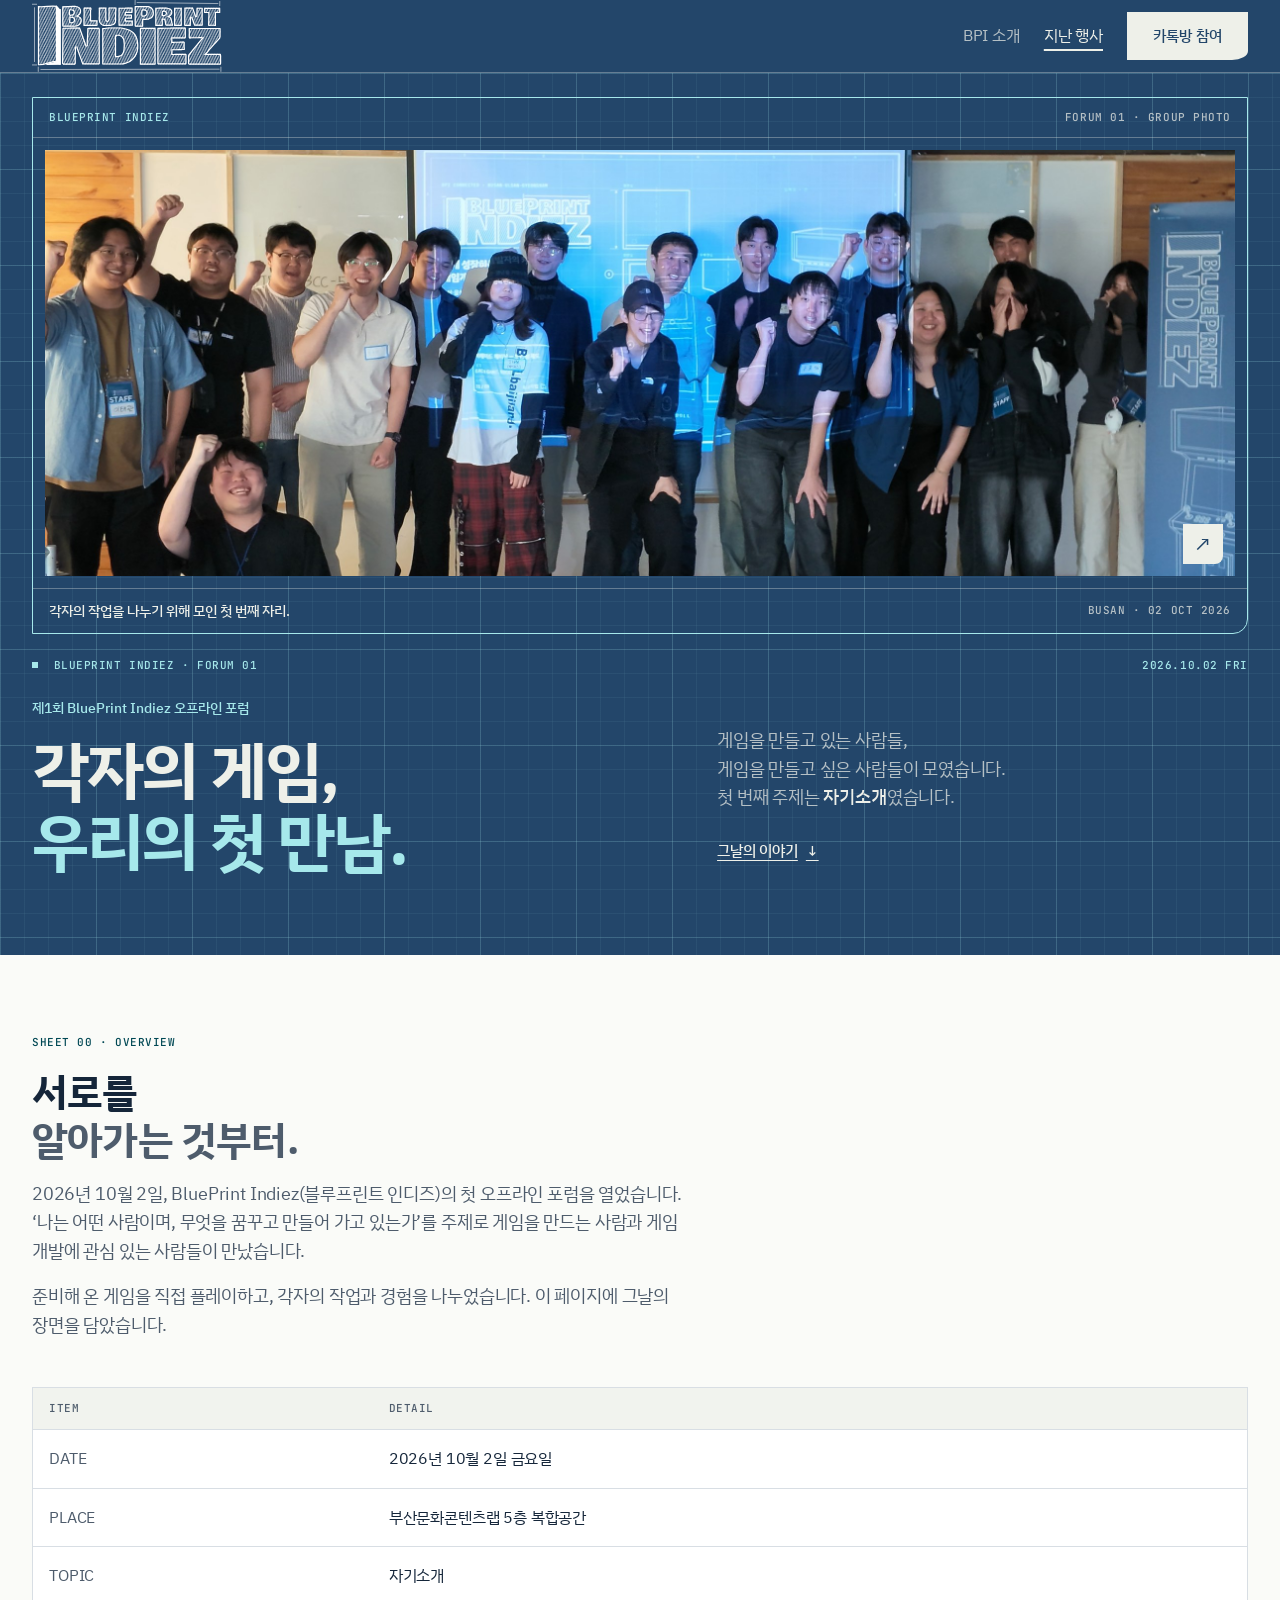
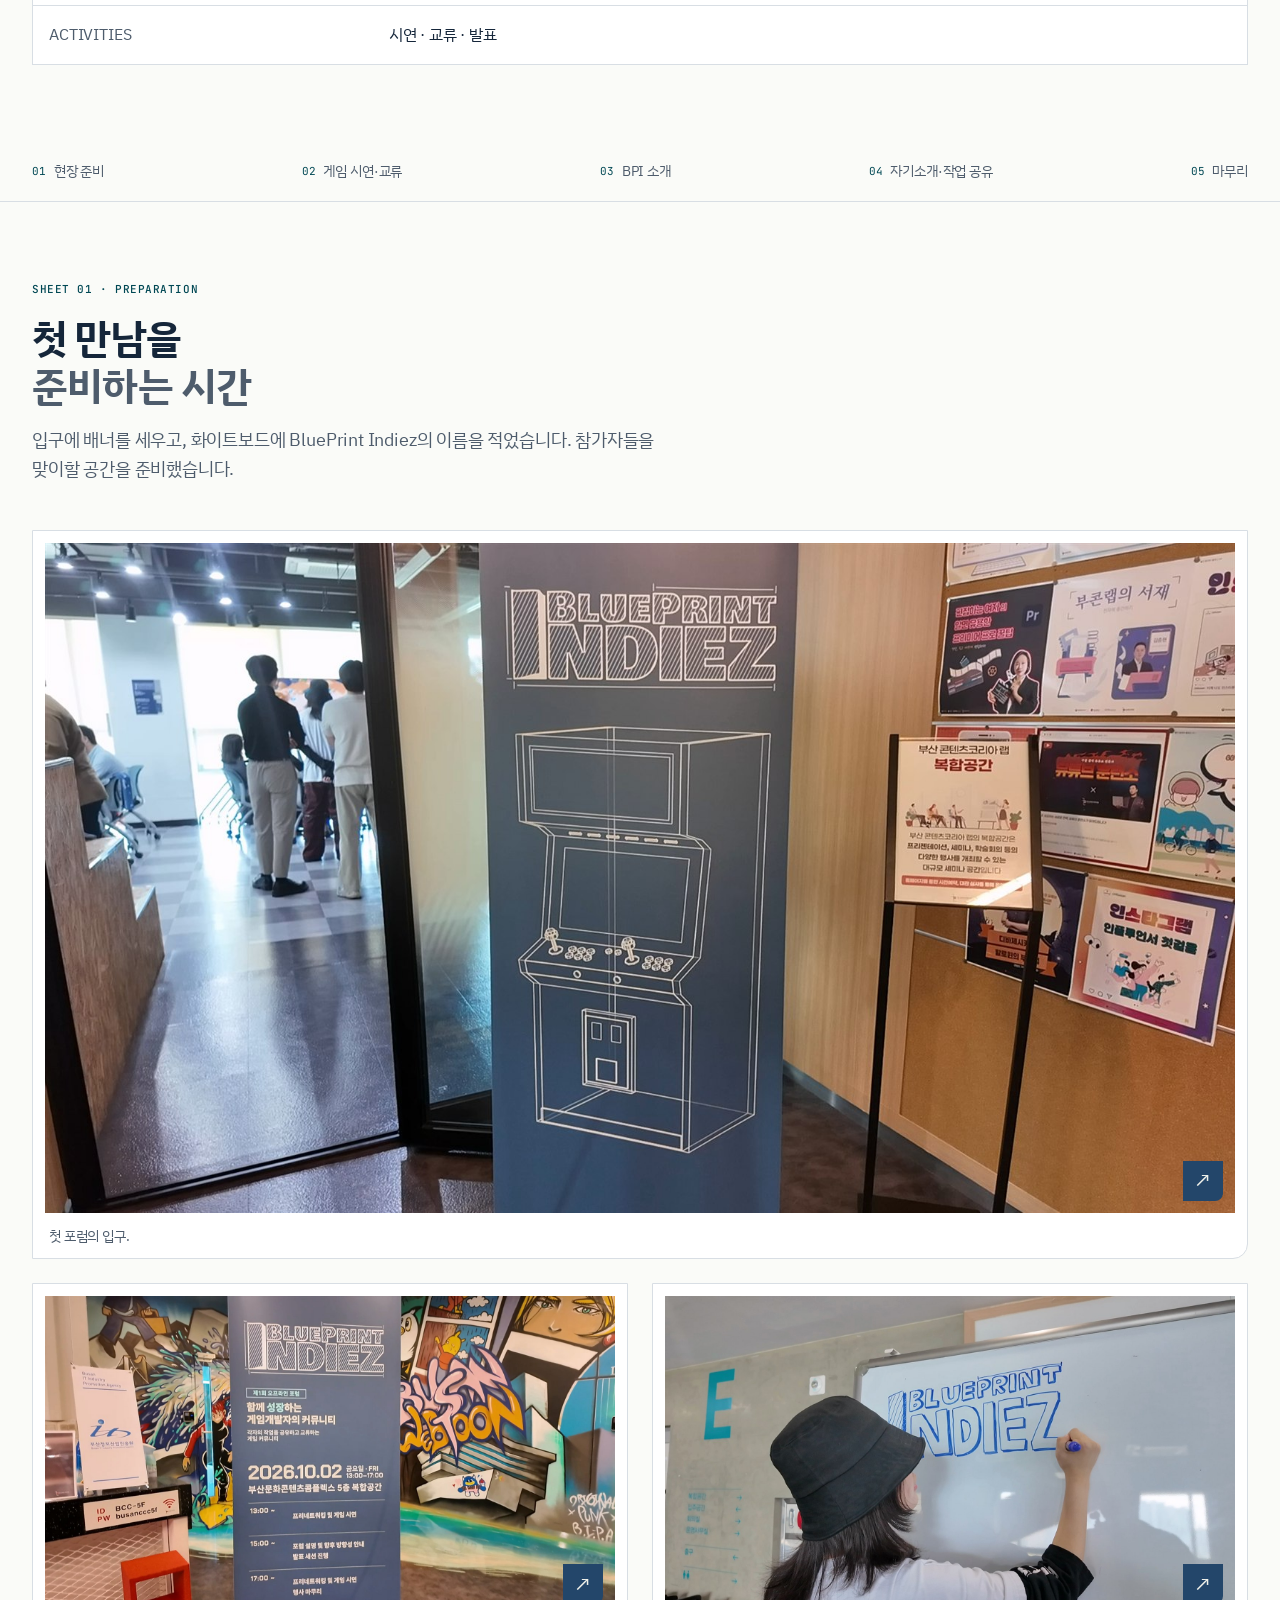
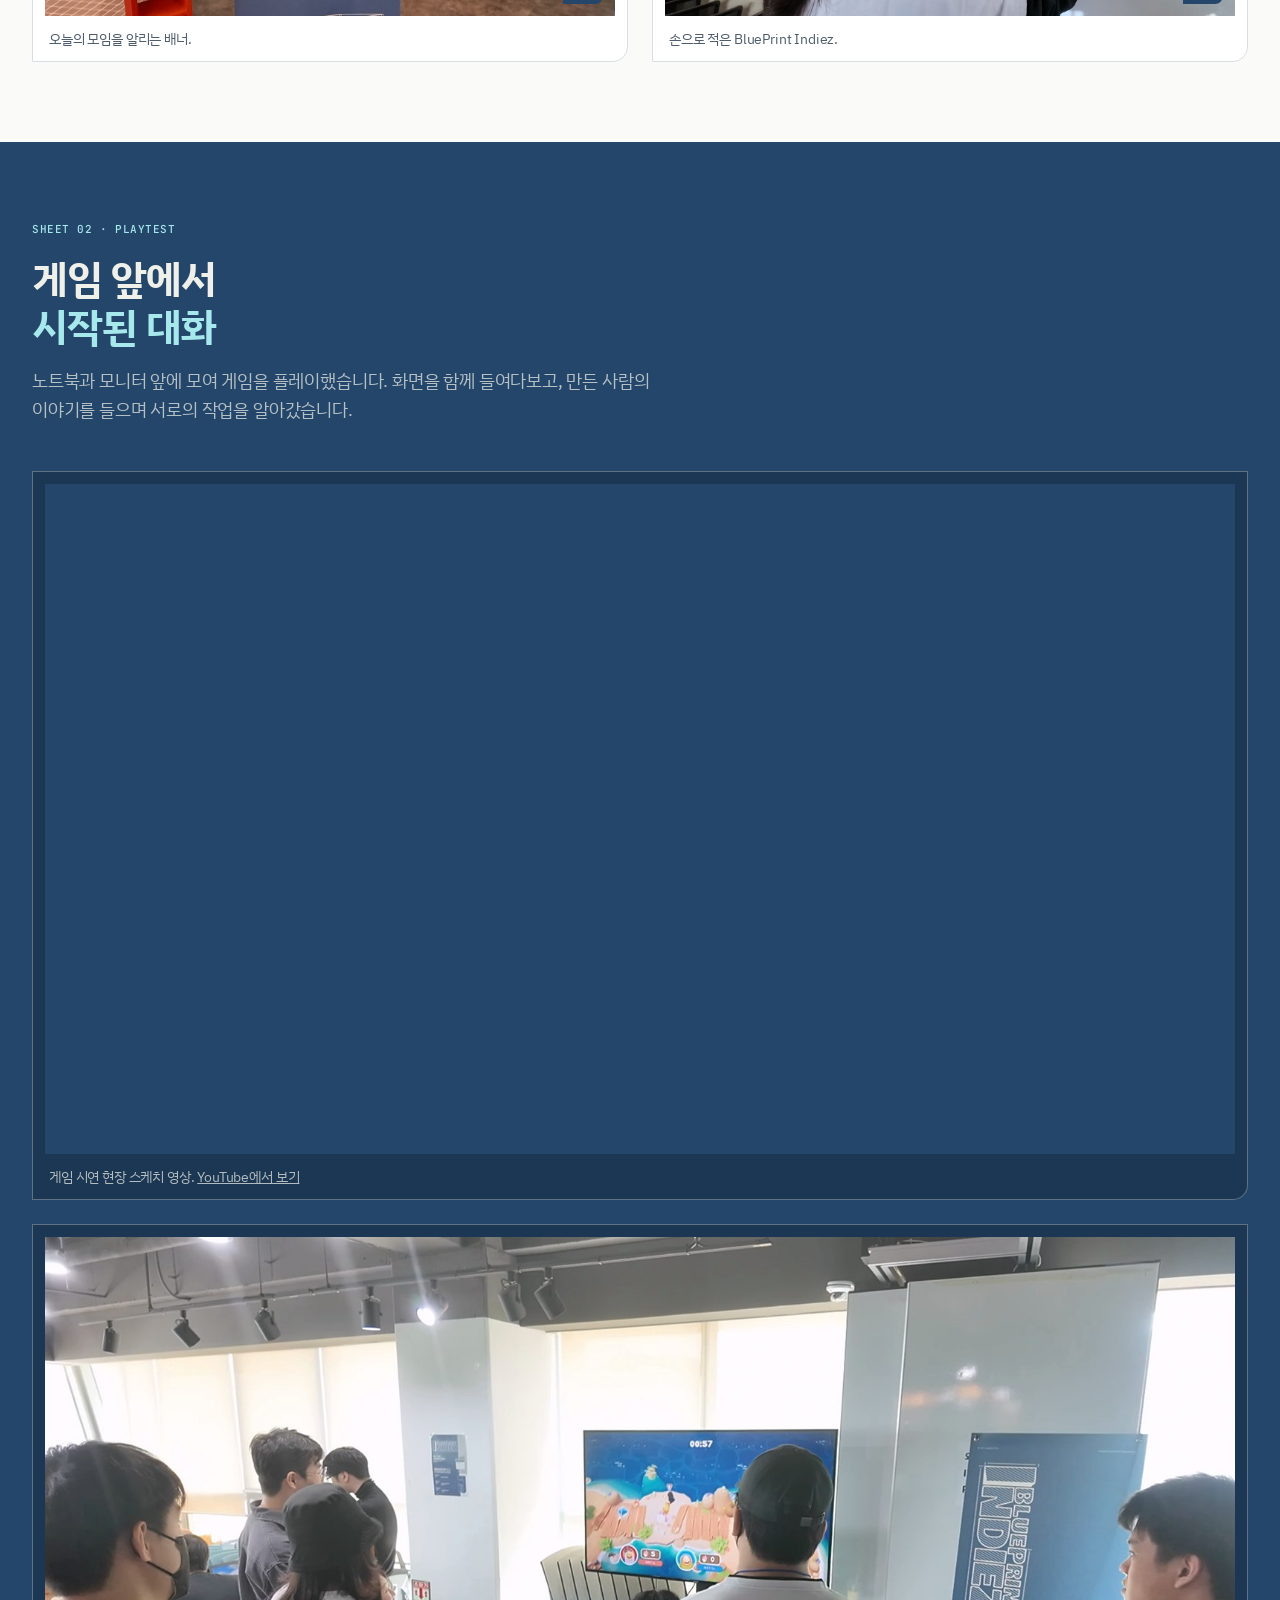
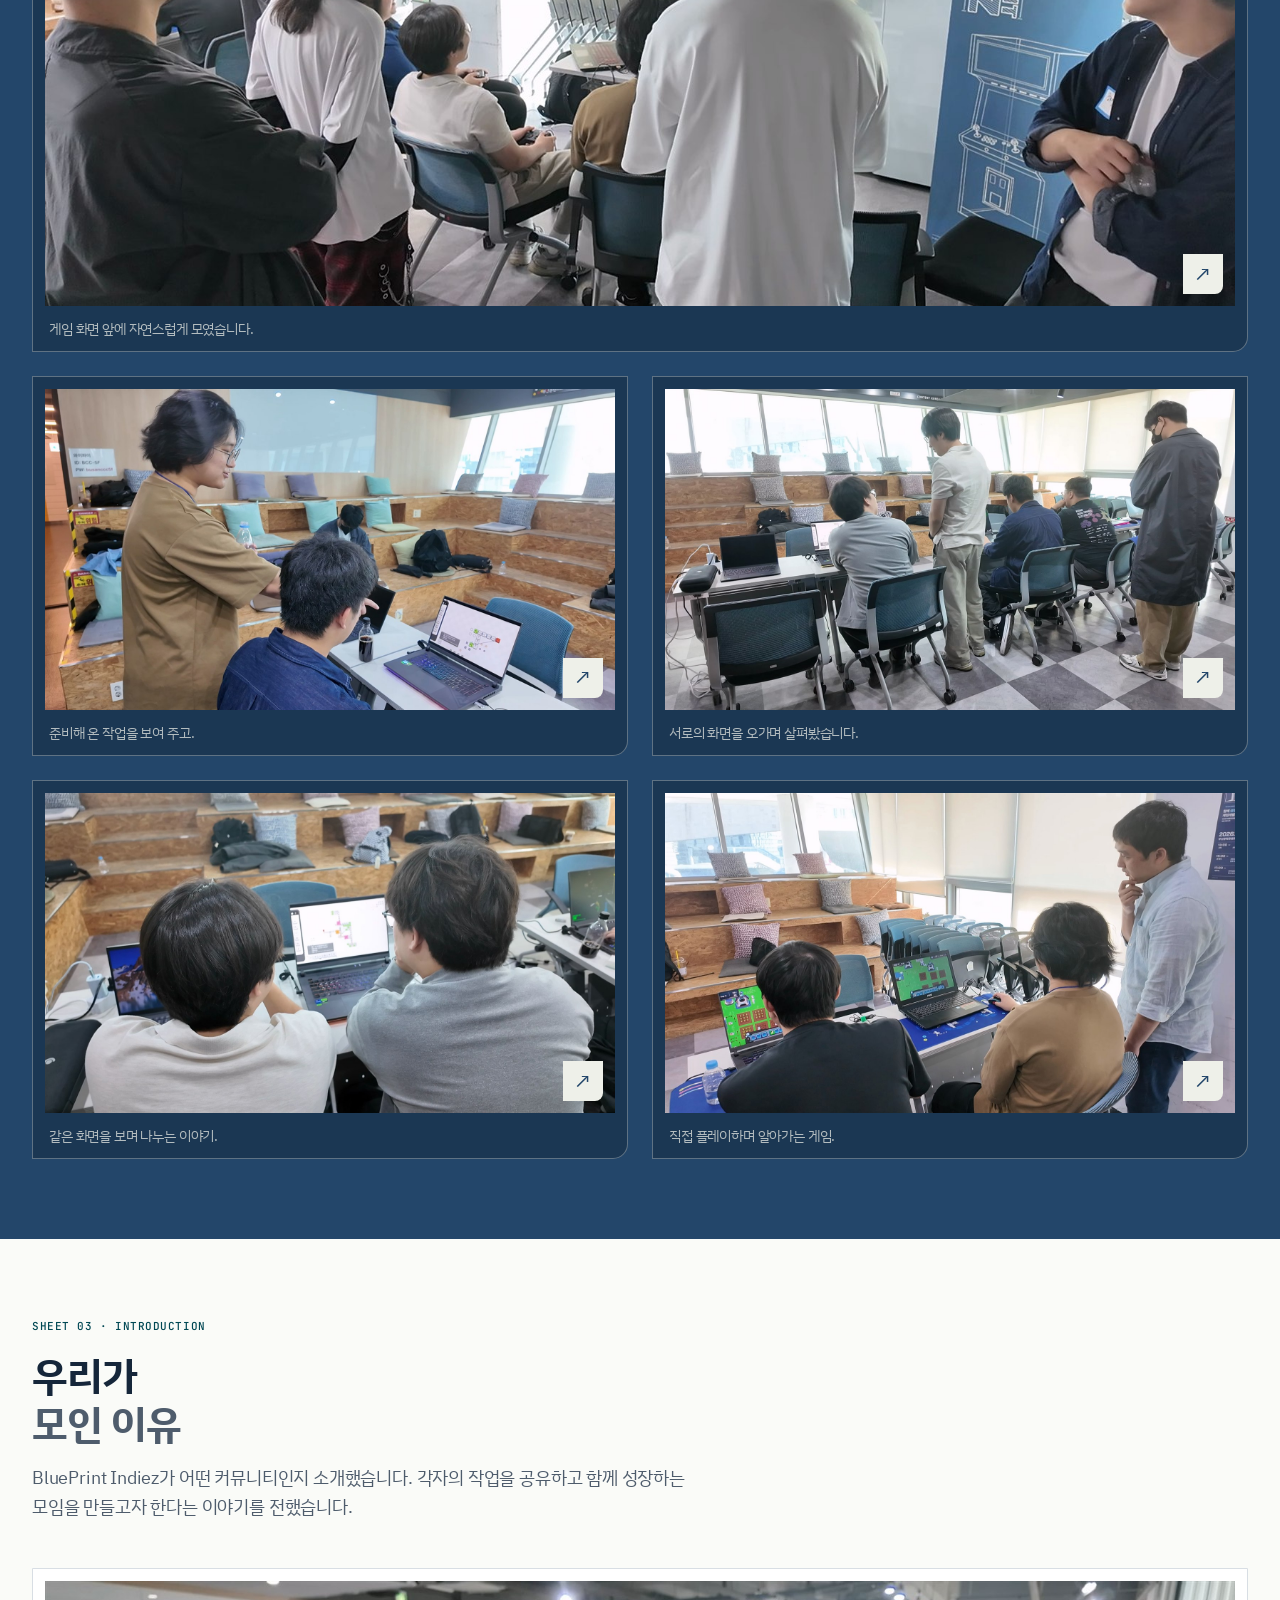
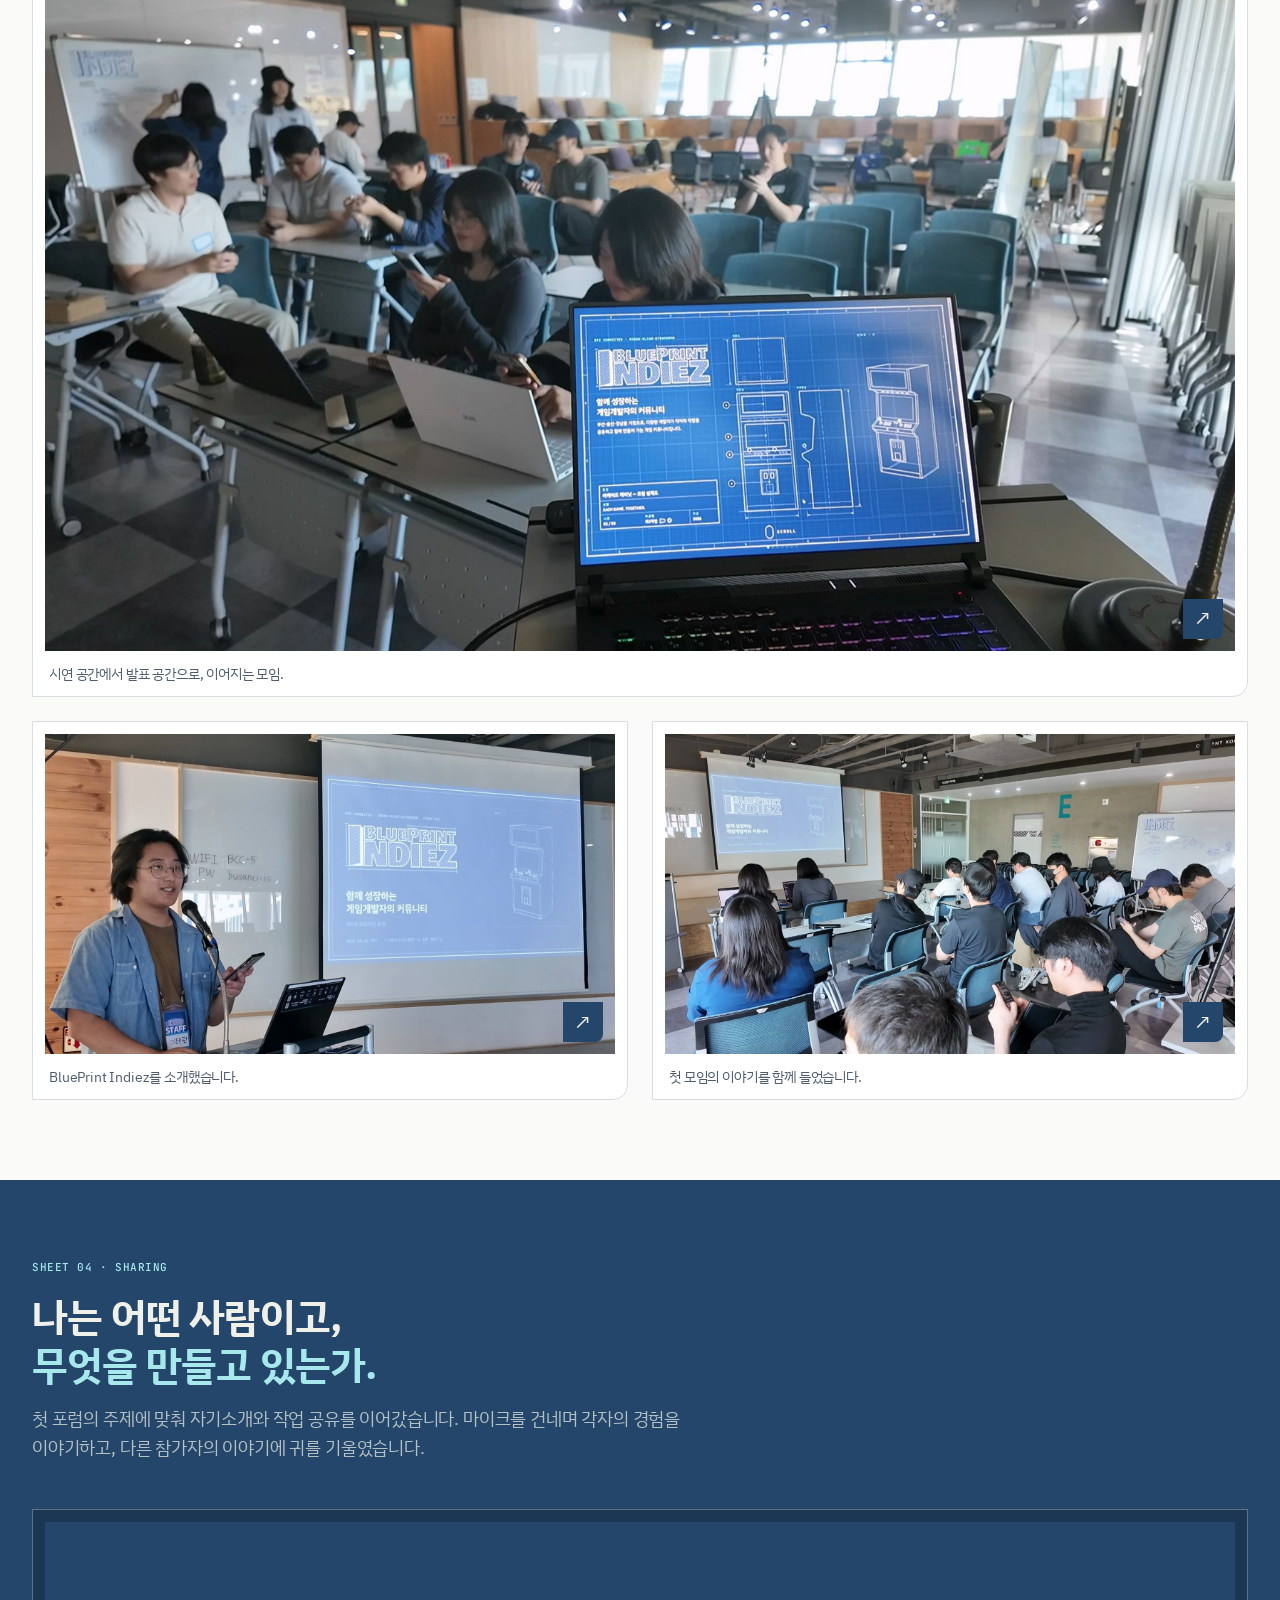
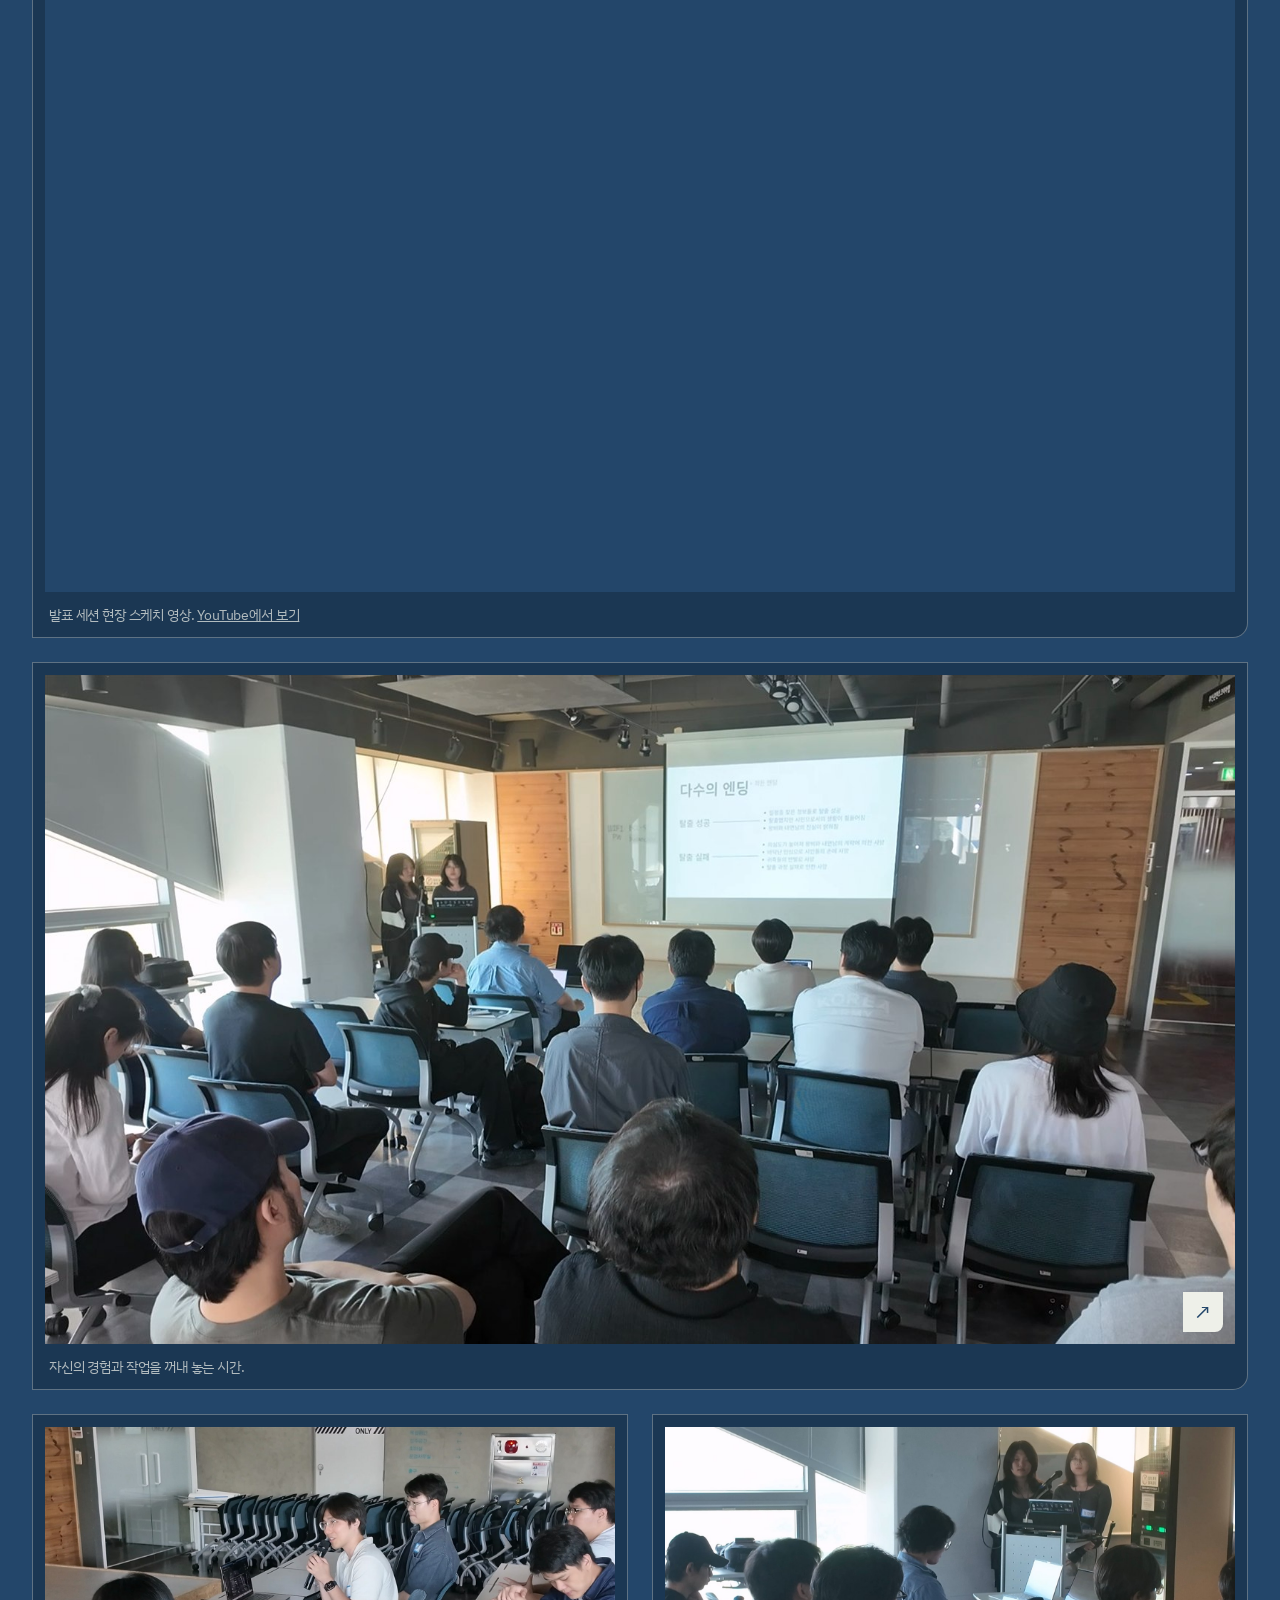
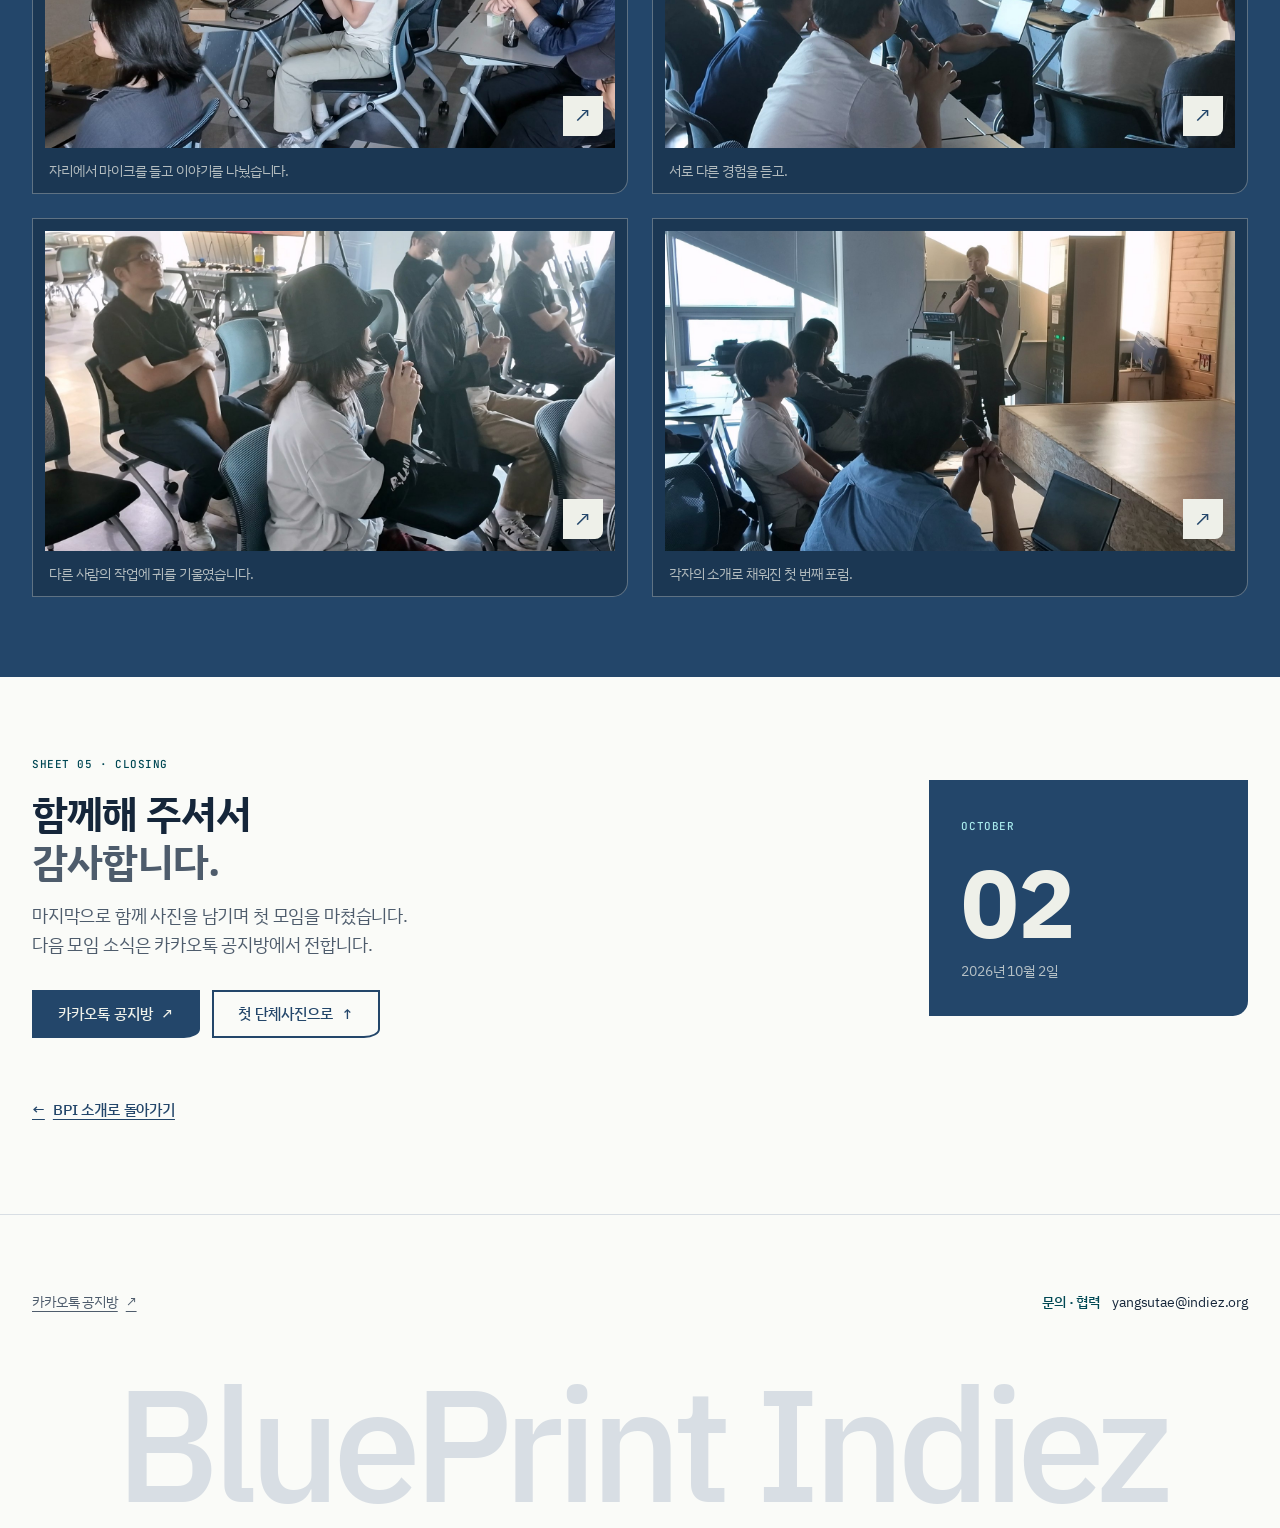
<file: events/01/index.html>
<!doctype html>
<html lang="ko">
<head>
  <meta charset="utf-8">
  <meta name="viewport" content="width=device-width, initial-scale=1">
  <meta name="description" content="2026년 10월 2일 부산문화콘텐츠랩에서 열린 제1회 블루프린트 인디즈(BluePrint Indiez, BPI) 오프라인 포럼. 게임을 플레이하고 각자의 작업과 경험을 나눈 첫 모임을 사진으로 기록합니다.">
  <link rel="canonical" href="https://indiez.org/events/01/">
  <meta name="theme-color" content="#23466a">
  <meta property="og:title" content="제1회 포럼 기록 · 블루프린트 인디즈(BluePrint Indiez, BPI)">
  <meta property="og:description" content="2026.10.02 부산 · 블루프린트 인디즈 첫 오프라인 포럼. 자기소개, 게임 시연 그리고 서로의 이야기.">
  <meta property="og:type" content="article">
  <meta property="og:image" content="https://indiez.org/assets/img/events/01/17.jpg">
  <meta property="og:image:width" content="2400">
  <meta property="og:image:height" content="1350">
  <meta property="og:image:alt" content="발표 화면 앞에 함께 모여 기념사진을 찍는 첫 포럼 참가자들">
  <meta name="twitter:card" content="summary_large_image">
  <title>제1회 포럼 기록 · 블루프린트 인디즈(BluePrint Indiez, BPI)</title>
  <script type="application/ld+json">
  {"@context": "https://schema.org", "@type": "Event", "name": "제1회 BluePrint Indiez 오프라인 포럼", "alternateName": "제1회 블루프린트 인디즈(BPI) 포럼", "description": "‘나는 어떤 사람이며, 무엇을 꿈꾸고 만들어 가고 있는가’를 주제로 한 BluePrint Indiez의 첫 오프라인 포럼. 게임 시연·교류·발표로 진행했습니다.", "url": "https://indiez.org/events/01/", "startDate": "2026-10-02", "eventStatus": "https://schema.org/EventScheduled", "eventAttendanceMode": "https://schema.org/OfflineEventAttendanceMode", "location": {"@type": "Place", "name": "부산문화콘텐츠랩 5층 복합공간", "address": {"@type": "PostalAddress", "addressLocality": "부산광역시", "addressCountry": "KR"}}, "image": ["https://indiez.org/assets/img/events/01/17.jpg"], "organizer": {"@type": "Organization", "@id": "https://indiez.org/#organization", "name": "BluePrint Indiez", "alternateName": ["블루프린트 인디즈", "BPI"], "url": "https://indiez.org/"}, "inLanguage": "ko"}
  </script>
  <link rel="icon" href="../../assets/img/favicon.svg" type="image/svg+xml">
  <link rel="icon" href="../../assets/img/icon-192.png" type="image/png" sizes="192x192">
  <link rel="preconnect" href="https://fonts.googleapis.com">
  <link rel="preconnect" href="https://fonts.gstatic.com" crossorigin>
  <link href="https://fonts.googleapis.com/css2?family=IBM+Plex+Sans+KR:wght@400;500;700&family=JetBrains+Mono:wght@500&display=swap" rel="stylesheet">
  <link rel="stylesheet" href="../../assets/css/2026-10/tokens.css">
  <link rel="stylesheet" href="../../assets/css/2026-10/site.css">
  <link rel="stylesheet" href="../../assets/css/2026-10/archive.css">
  <script src="../../assets/js/archive.js" defer></script>
</head>
<body id="top">
  <a class="skip-link" href="#content">본문으로 바로 가기</a>
  <header class="nav dark">
    <nav class="wrap" aria-label="주 메뉴">
      <a class="logo" href="../../main/index.html" aria-label="BluePrint Indiez 소개"><img src="../../assets/img/BPI_무배경.svg" alt=""></a>
      <ul class="nav-links"><li><a href="../../main/index.html">BPI 소개</a></li><li><a href="../index.html" aria-current="page">지난 행사</a></li></ul>
      <a class="btn btn-primary" href="https://invite.kakao.com/tc/2BYLO0beM5" target="_blank" rel="noopener noreferrer">카톡방 참여<span class="sr-only"> (새 창)</span></a>
    </nav>
  </header>

  <main id="content" tabindex="-1">
    <section class="hero dark" aria-labelledby="hero-title">
      <div class="wrap">
        <figure class="hero-photo sheet">
          <div class="sheet-bar">BLUEPRINT INDIEZ <span>FORUM 01 · GROUP PHOTO</span></div>
          <a class="photo-link" href="../../assets/img/events/01/17.jpg" data-photo="17" aria-label="첫 포럼 참가자들의 단체사진 확대">
            <img src="../../assets/img/events/01/17.jpg" width="2400" height="1350" fetchpriority="high" alt="발표 화면 앞에 함께 모여 기념사진을 찍는 첫 포럼 참가자들">
            <span class="photo-expand" aria-hidden="true">↗</span>
          </a>
          <figcaption class="sheet-foot"><span>각자의 작업을 나누기 위해 모인 첫 번째 자리.</span><span class="mono">BUSAN · 02 OCT 2026</span></figcaption>
        </figure>
        <div class="hero-meta eyebrow"><span><span class="live-dot" aria-hidden="true"></span> BLUEPRINT INDIEZ · FORUM 01</span><time datetime="2026-10-02">2026.10.02 FRI</time></div>
        <div class="hero-heading">
          <div><p class="kicker">제1회 BluePrint Indiez 오프라인 포럼</p><h1 id="hero-title">각자의 게임,<br><em>우리의 첫 만남.</em></h1></div>
          <div class="hero-intro"><p>게임을 만들고 있는 사람들,<br>게임을 만들고 싶은 사람들이 모였습니다.<br>첫 번째 주제는 <strong>자기소개</strong>였습니다.</p><a class="text-link" href="#story">그날의 이야기 <span aria-hidden="true">↓</span></a></div>
        </div>
      </div>
    </section>

    <section id="overview" class="band light" aria-labelledby="overview-title">
      <div class="wrap">
        <div class="sec-head"><p class="eyebrow">SHEET 00 · OVERVIEW</p><h2 id="overview-title" class="h2">서로를<br><em>알아가는 것부터.</em></h2>
        <div class="prose lead"><p>2026년 10월 2일, BluePrint Indiez(블루프린트 인디즈)의 첫 오프라인 포럼을 열었습니다. ‘나는 어떤 사람이며, 무엇을 꿈꾸고 만들어 가고 있는가’를 주제로 게임을 만드는 사람과 게임 개발에 관심 있는 사람들이 만났습니다.</p><p>준비해 온 게임을 직접 플레이하고, 각자의 작업과 경험을 나누었습니다. 이 페이지에 그날의 장면을 담았습니다.</p></div></div>
        <table class="table info"><thead><tr><th scope="col">ITEM</th><th scope="col">DETAIL</th></tr></thead><tbody><tr><th scope="row">DATE</th><td><time datetime="2026-10-02">2026년 10월 2일 금요일</time></td></tr><tr><th scope="row">PLACE</th><td>부산문화콘텐츠랩 5층 복합공간</td></tr><tr><th scope="row">TOPIC</th><td>자기소개</td></tr><tr><th scope="row">ACTIVITIES</th><td>시연 · 교류 · 발표</td></tr></tbody></table>
      </div>
    </section>

    <nav class="chapter-nav" aria-label="행사 진행 순서">
      <div class="wrap chapter-links"><a href="#preparation"><span>01</span> 현장 준비</a><a href="#play"><span>02</span> 게임 시연·교류</a><a href="#introduction"><span>03</span> BPI 소개</a><a href="#sharing"><span>04</span> 자기소개·작업 공유</a><a href="#closing"><span>05</span> 마무리</a></div>
    </nav>

    <div id="story">
      <section id="preparation" class="band light" aria-labelledby="preparation-title">
        <div class="wrap">
          <div class="sec-head"><p class="eyebrow">SHEET 01 · PREPARATION</p><h2 id="preparation-title" class="h2">첫 만남을<br><em>준비하는 시간</em></h2><p class="lead">입구에 배너를 세우고, 화이트보드에 BluePrint Indiez의 이름을 적었습니다. 참가자들을 맞이할 공간을 준비했습니다.</p></div>
          <div class="photo-grid preparation-grid">
            <figure class="wide"><a class="photo-link" href="../../assets/img/events/01/04.jpg" data-photo="04" aria-label="행사장 입구 확대"><img src="../../assets/img/events/01/04.jpg" width="1600" height="900" loading="lazy" decoding="async" alt="아케이드 캐비닛 그림의 BluePrint Indiez 배너가 서 있는 행사장 입구"><span class="photo-expand" aria-hidden="true">↗</span></a><figcaption>첫 포럼의 입구.</figcaption></figure>
            <figure><a class="photo-link" href="../../assets/img/events/01/01.jpg" data-photo="01" aria-label="포럼 안내 배너 확대"><img src="../../assets/img/events/01/01.jpg" width="1600" height="900" loading="lazy" decoding="async" alt="2026년 10월 2일 행사 일자와 진행 안내가 적힌 BluePrint Indiez 배너"><span class="photo-expand" aria-hidden="true">↗</span></a><figcaption>오늘의 모임을 알리는 배너.</figcaption></figure>
            <figure><a class="photo-link" href="../../assets/img/events/01/02.jpg" data-photo="02" aria-label="화이트보드 로고 작성 장면 확대"><img src="../../assets/img/events/01/02.jpg" width="1600" height="900" loading="lazy" decoding="async" alt="화이트보드에 파란 펜으로 BluePrint Indiez 로고를 그리는 모습"><span class="photo-expand" aria-hidden="true">↗</span></a><figcaption>손으로 적은 BluePrint Indiez.</figcaption></figure>
          </div>
        </div>
      </section>

      <section id="play" class="band dark" aria-labelledby="play-title">
        <div class="wrap">
          <div class="sec-head"><p class="eyebrow">SHEET 02 · PLAYTEST</p><h2 id="play-title" class="h2">게임 앞에서<br><em>시작된 대화</em></h2><p class="lead">노트북과 모니터 앞에 모여 게임을 플레이했습니다. 화면을 함께 들여다보고, 만든 사람의 이야기를 들으며 서로의 작업을 알아갔습니다.</p></div>
          <div class="photo-grid">
            <figure class="wide video"><div class="video-frame"><iframe src="https://www.youtube-nocookie.com/embed/wvSGm7DzpLg" title="제1회 BluePrint Indiez 오프라인 포럼 - 게임 시연 현장 스케치" loading="lazy" allow="accelerometer; autoplay; clipboard-write; encrypted-media; gyroscope; picture-in-picture; web-share" referrerpolicy="strict-origin-when-cross-origin" allowfullscreen></iframe></div><figcaption>게임 시연 현장 스케치 영상. <a href="https://youtu.be/wvSGm7DzpLg" target="_blank" rel="noopener noreferrer">YouTube에서 보기<span class="sr-only"> (새 창)</span></a></figcaption></figure>
            <figure class="wide"><a class="photo-link" href="../../assets/img/events/01/05.jpg" data-photo="05" aria-label="게임을 함께 보는 참가자들 확대"><img src="../../assets/img/events/01/05.jpg" width="1600" height="900" loading="lazy" decoding="async" alt="큰 모니터에 띄운 게임을 여러 참가자가 둘러서서 함께 보는 장면"><span class="photo-expand" aria-hidden="true">↗</span></a><figcaption>게임 화면 앞에 자연스럽게 모였습니다.</figcaption></figure>
            <figure><a class="photo-link" href="../../assets/img/events/01/03.jpg" data-photo="03" aria-label="노트북 앞 작업 소개 장면 확대"><img src="../../assets/img/events/01/03.jpg" width="1600" height="900" loading="lazy" decoding="async" alt="노트북 화면을 가리키며 옆 사람에게 작업을 설명하는 참가자"><span class="photo-expand" aria-hidden="true">↗</span></a><figcaption>준비해 온 작업을 보여 주고.</figcaption></figure>
            <figure><a class="photo-link" href="../../assets/img/events/01/06.jpg" data-photo="06" aria-label="시연 테이블 전경 확대"><img src="../../assets/img/events/01/06.jpg" width="1600" height="900" loading="lazy" decoding="async" alt="여러 대의 노트북이 놓인 시연 테이블 주변에서 게임을 살펴보는 참가자들"><span class="photo-expand" aria-hidden="true">↗</span></a><figcaption>서로의 화면을 오가며 살펴봤습니다.</figcaption></figure>
            <figure><a class="photo-link" href="../../assets/img/events/01/07.jpg" data-photo="07" aria-label="화면을 함께 살펴보는 모습 확대"><img src="../../assets/img/events/01/07.jpg" width="1600" height="900" loading="lazy" decoding="async" alt="노트북 옆에 나란히 앉아 화면을 살펴보며 대화하는 두 참가자"><span class="photo-expand" aria-hidden="true">↗</span></a><figcaption>같은 화면을 보며 나누는 이야기.</figcaption></figure>
            <figure><a class="photo-link" href="../../assets/img/events/01/08.jpg" data-photo="08" aria-label="게임 플레이 장면 확대"><img src="../../assets/img/events/01/08.jpg" width="1600" height="900" loading="lazy" decoding="async" alt="초록색 배경의 게임이 켜진 노트북 앞에서 플레이를 지켜보는 참가자들"><span class="photo-expand" aria-hidden="true">↗</span></a><figcaption>직접 플레이하며 알아가는 게임.</figcaption></figure>
          </div>
        </div>
      </section>

      <section id="introduction" class="band light" aria-labelledby="introduction-title">
        <div class="wrap">
          <div class="sec-head"><p class="eyebrow">SHEET 03 · INTRODUCTION</p><h2 id="introduction-title" class="h2">우리가<br><em>모인 이유</em></h2><p class="lead">BluePrint Indiez가 어떤 커뮤니티인지 소개했습니다. 각자의 작업을 공유하고 함께 성장하는 모임을 만들고자 한다는 이야기를 전했습니다.</p></div>
          <div class="photo-grid">
            <figure class="wide"><a class="photo-link" href="../../assets/img/events/01/09.jpg" data-photo="09" aria-label="포럼 행사장 전경 확대"><img src="../../assets/img/events/01/09.jpg" width="1600" height="900" loading="lazy" decoding="async" alt="BluePrint Indiez 소개 화면이 켜진 노트북 너머로 보이는 포럼 행사장 전경"><span class="photo-expand" aria-hidden="true">↗</span></a><figcaption>시연 공간에서 발표 공간으로, 이어지는 모임.</figcaption></figure>
            <figure><a class="photo-link" href="../../assets/img/events/01/10.jpg" data-photo="10" aria-label="BPI 소개 발표 확대"><img src="../../assets/img/events/01/10.jpg" width="1600" height="900" loading="lazy" decoding="async" alt="BluePrint Indiez 소개 슬라이드를 띄우고 마이크로 이야기하는 운영자"><span class="photo-expand" aria-hidden="true">↗</span></a><figcaption>BluePrint Indiez를 소개했습니다.</figcaption></figure>
            <figure><a class="photo-link" href="../../assets/img/events/01/11.jpg" data-photo="11" aria-label="소개 발표를 듣는 현장 확대"><img src="../../assets/img/events/01/11.jpg" width="1600" height="900" loading="lazy" decoding="async" alt="소개 슬라이드가 투사된 화면을 향해 앉아 있는 참가자들"><span class="photo-expand" aria-hidden="true">↗</span></a><figcaption>첫 모임의 이야기를 함께 들었습니다.</figcaption></figure>
          </div>
        </div>
      </section>

      <section id="sharing" class="band dark" aria-labelledby="sharing-title">
        <div class="wrap">
          <div class="sec-head"><p class="eyebrow">SHEET 04 · SHARING</p><h2 id="sharing-title" class="h2">나는 어떤 사람이고,<br><em>무엇을 만들고 있는가.</em></h2><p class="lead">첫 포럼의 주제에 맞춰 자기소개와 작업 공유를 이어갔습니다. 마이크를 건네며 각자의 경험을 이야기하고, 다른 참가자의 이야기에 귀를 기울였습니다.</p></div>
          <div class="photo-grid">
            <figure class="wide video"><div class="video-frame"><iframe src="https://www.youtube-nocookie.com/embed/paJK9lolLDk" title="제1회 BluePrint Indiez 오프라인 포럼 - 발표 세션 현장 스케치" loading="lazy" allow="accelerometer; autoplay; clipboard-write; encrypted-media; gyroscope; picture-in-picture; web-share" referrerpolicy="strict-origin-when-cross-origin" allowfullscreen></iframe></div><figcaption>발표 세션 현장 스케치 영상. <a href="https://youtu.be/paJK9lolLDk" target="_blank" rel="noopener noreferrer">YouTube에서 보기<span class="sr-only"> (새 창)</span></a></figcaption></figure>
            <figure class="wide"><a class="photo-link" href="../../assets/img/events/01/13.jpg" data-photo="13" aria-label="작업 공유 발표 전경 확대"><img src="../../assets/img/events/01/13.jpg" width="1600" height="900" loading="lazy" decoding="async" alt="화면에 자료를 띄우고 발표하는 참가자와 자리에 앉아 듣는 사람들"><span class="photo-expand" aria-hidden="true">↗</span></a><figcaption>자신의 경험과 작업을 꺼내 놓는 시간.</figcaption></figure>
            <figure><a class="photo-link" href="../../assets/img/events/01/12.jpg" data-photo="12" aria-label="마이크로 이야기하는 참가자 확대"><img src="../../assets/img/events/01/12.jpg" width="1600" height="900" loading="lazy" decoding="async" alt="참가자들 사이에 앉아 마이크를 들고 이야기하는 모습"><span class="photo-expand" aria-hidden="true">↗</span></a><figcaption>자리에서 마이크를 들고 이야기를 나눴습니다.</figcaption></figure>
            <figure><a class="photo-link" href="../../assets/img/events/01/14.jpg" data-photo="14" aria-label="발표자와 청중 확대"><img src="../../assets/img/events/01/14.jpg" width="1600" height="900" loading="lazy" decoding="async" alt="발표 공간 앞에서 이야기하는 참가자와 그쪽을 바라보는 청중"><span class="photo-expand" aria-hidden="true">↗</span></a><figcaption>서로 다른 경험을 듣고.</figcaption></figure>
            <figure><a class="photo-link" href="../../assets/img/events/01/15.jpg" data-photo="15" aria-label="발표를 듣는 참가자들 확대"><img src="../../assets/img/events/01/15.jpg" width="1600" height="900" loading="lazy" decoding="async" alt="노트북과 휴대전화를 든 채 발표를 듣고 있는 참가자들"><span class="photo-expand" aria-hidden="true">↗</span></a><figcaption>다른 사람의 작업에 귀를 기울였습니다.</figcaption></figure>
            <figure><a class="photo-link" href="../../assets/img/events/01/16.jpg" data-photo="16" aria-label="앞에서 이야기하는 참가자 확대"><img src="../../assets/img/events/01/16.jpg" width="1600" height="900" loading="lazy" decoding="async" alt="발표 공간에서 마이크를 들고 참가자들에게 이야기하는 모습"><span class="photo-expand" aria-hidden="true">↗</span></a><figcaption>각자의 소개로 채워진 첫 번째 포럼.</figcaption></figure>
          </div>
        </div>
      </section>
    </div>

    <section id="closing" class="band light" aria-labelledby="closing-title">
      <div class="wrap closing-inner"><div><p class="eyebrow">SHEET 05 · CLOSING</p><h2 id="closing-title" class="h2">함께해 주셔서<br><em>감사합니다.</em></h2><p class="lead">마지막으로 함께 사진을 남기며 첫 모임을 마쳤습니다.<br>다음 모임 소식은 카카오톡 공지방에서 전합니다.</p><div class="cta-row"><a class="btn btn-primary" href="https://invite.kakao.com/tc/2BYLO0beM5" target="_blank" rel="noopener noreferrer">카카오톡 공지방 <span aria-hidden="true">↗</span><span class="sr-only"> (새 창)</span></a><a class="btn btn-alt" href="#top">첫 단체사진으로 <span aria-hidden="true">↑</span></a></div></div><div class="record-date dark"><span class="eyebrow">OCTOBER</span><strong aria-hidden="true">02</strong><time datetime="2026-10-02">2026년 10월 2일</time></div></div>
      <div class="wrap record-back"><a class="text-link" href="../../main/index.html"><span aria-hidden="true">←</span> BPI 소개로 돌아가기</a></div>
    </section>
  </main>

  <footer class="foot light"><div class="wrap foot-row"><a class="channel-link" href="https://invite.kakao.com/tc/2BYLO0beM5" target="_blank" rel="noopener noreferrer">카카오톡 공지방 <span aria-hidden="true">↗</span><span class="sr-only"> (새 창)</span></a><div class="contact"><span>문의 · 협력</span><p>yangsutae@indiez.org</p></div></div><p class="wordmark" aria-hidden="true">BluePrint Indiez</p></footer>

  <dialog class="lightbox" aria-labelledby="lightbox-caption">
    <div class="lightbox-toolbar"><p class="mono" id="lightbox-count" aria-live="polite"></p><button class="lightbox-close" type="button" aria-label="사진 확대 닫기">닫기 <span aria-hidden="true">×</span></button></div>
    <div class="lightbox-stage"><button class="lightbox-prev" type="button" aria-label="이전 사진">←</button><img class="lightbox-image" alt=""><button class="lightbox-next" type="button" aria-label="다음 사진">→</button></div>
    <p id="lightbox-caption"></p>
  </dialog>
</body>
</html>
</file>
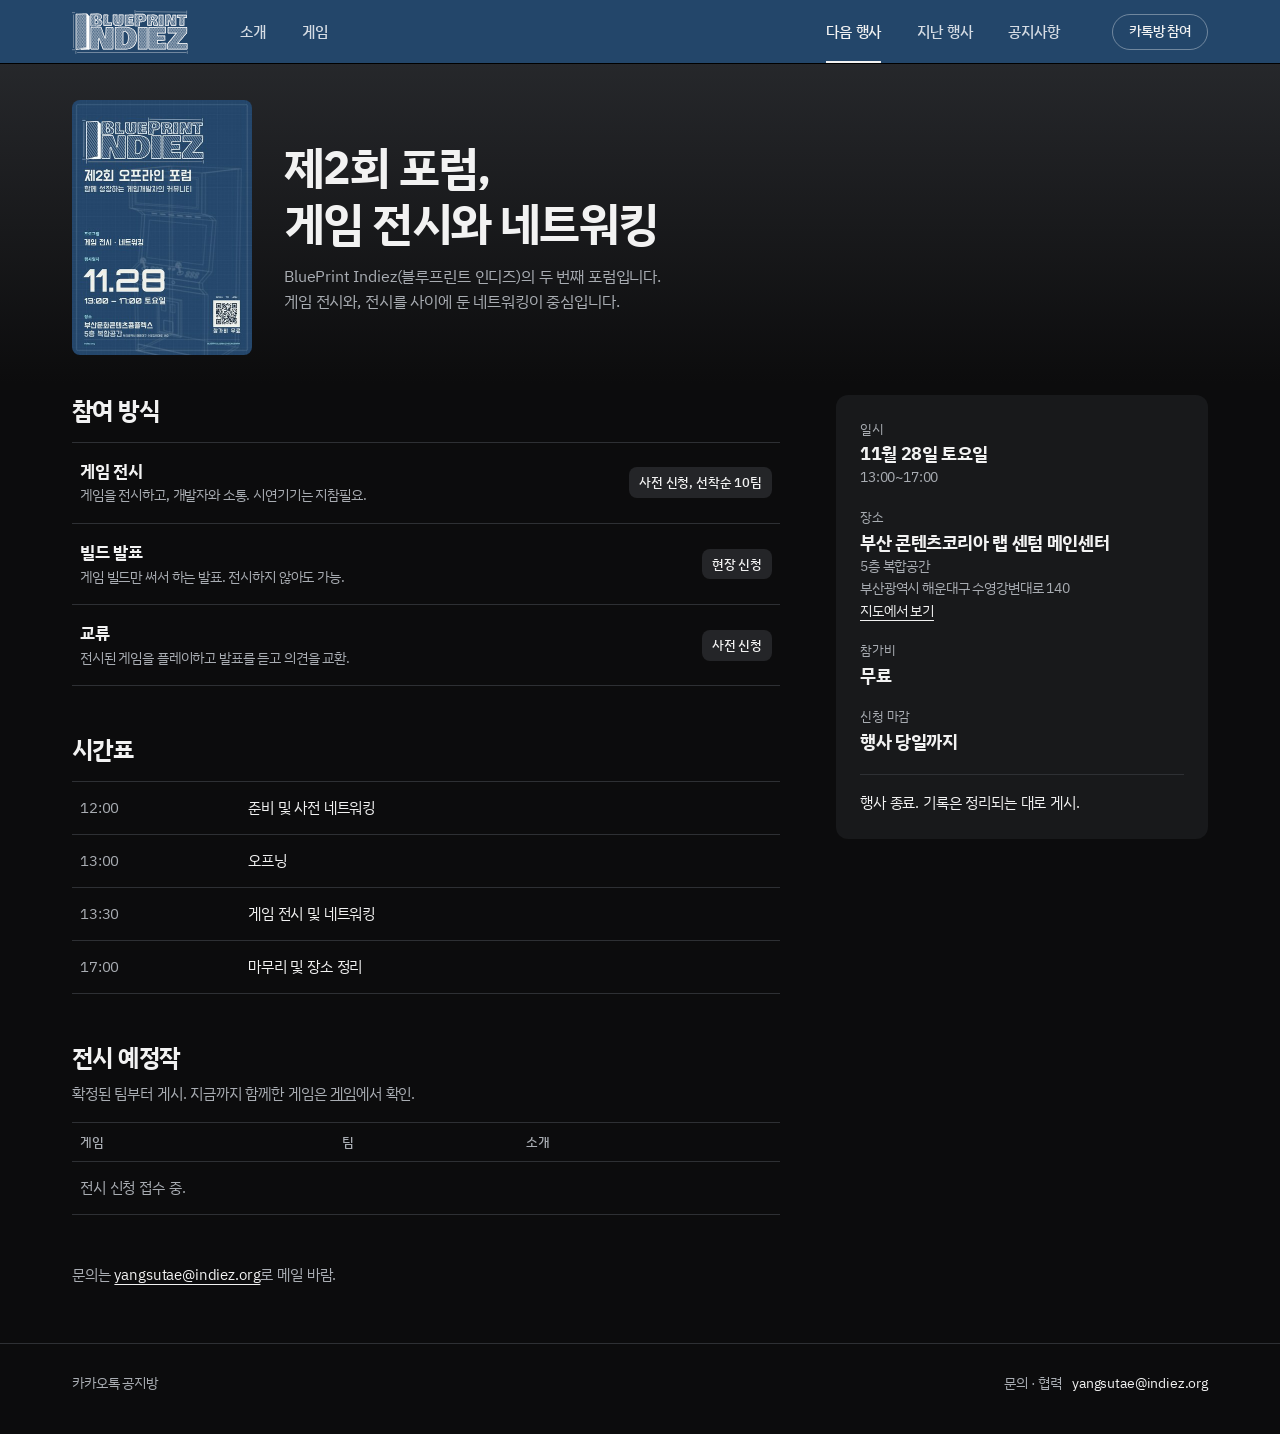
<file: events/next/index.html>
<!doctype html>
<html lang="ko">
<head>
<meta charset="utf-8">
<meta name="viewport" content="width=device-width, initial-scale=1">
<title>다음 행사 — 제2회 포럼 안내 · 블루프린트 인디즈(BluePrint Indiez, BPI)</title>
<meta name="description" content="2026년 11월 28일 토요일, 부산 콘텐츠코리아 랩 센텀 메인센터에서 열리는 제2회 블루프린트 인디즈(BluePrint Indiez, BPI) 포럼. 게임 전시와 네트워킹으로 진행하며 참가비는 무료입니다.">
<link rel="canonical" href="https://indiez.org/events/next/">
<meta name="theme-color" content="#23466a">
<meta property="og:title" content="다음 행사 — 제2회 포럼 안내 · 블루프린트 인디즈(BluePrint Indiez, BPI)">
<meta property="og:description" content="2026.11.28 토 13:00~17:00 · 부산 센텀. 게임 전시와 네트워킹, 참가비 무료.">
<meta property="og:type" content="website">
<meta property="og:image" content="https://indiez.org/assets/img/og.png">
<meta property="og:image:width" content="1200">
<meta property="og:image:height" content="630">
<meta property="og:image:alt" content="BluePrint Indiez 로고">
<meta name="twitter:card" content="summary_large_image">
<script type="application/ld+json">
{"@context": "https://schema.org", "@type": "Event", "name": "제2회 BluePrint Indiez 포럼", "alternateName": "제2회 블루프린트 인디즈(BPI) 포럼", "description": "게임 전시를 중심으로 한 네트워킹 포럼. 게임 전시, 빌드 발표, 교류로 진행하며 참가비는 무료입니다.", "url": "https://indiez.org/events/next/", "startDate": "2026-11-28T13:00:00+09:00", "endDate": "2026-11-28T17:00:00+09:00", "eventStatus": "https://schema.org/EventScheduled", "eventAttendanceMode": "https://schema.org/OfflineEventAttendanceMode", "isAccessibleForFree": true, "location": {"@type": "Place", "name": "부산 콘텐츠코리아 랩 센텀 메인센터 5층 복합공간", "address": {"@type": "PostalAddress", "streetAddress": "수영강변대로 140 부산문화콘텐츠콤플렉스", "addressLocality": "부산광역시 해운대구", "addressCountry": "KR"}}, "image": ["https://indiez.org/assets/img/og.png"], "organizer": {"@type": "Organization", "@id": "https://indiez.org/#organization", "name": "BluePrint Indiez", "alternateName": ["블루프린트 인디즈", "BPI"], "url": "https://indiez.org/"}, "inLanguage": "ko"}
</script>
<link rel="icon" href="../../assets/img/favicon.svg" type="image/svg+xml">
<link rel="icon" href="../../assets/img/icon-192.png" type="image/png" sizes="192x192">
<link rel="preconnect" href="https://fonts.googleapis.com">
<link rel="preconnect" href="https://fonts.gstatic.com" crossorigin>
<link href="https://fonts.googleapis.com/css2?family=IBM+Plex+Sans+KR:wght@400;500;700&family=JetBrains+Mono:wght@500&display=swap" rel="stylesheet">
<link rel="stylesheet" href="../../assets/css/tokens.css">
<link rel="stylesheet" href="../../assets/css/site.css">
<script src="../../assets/js/event-state.js" defer></script>
</head>
<body id="top" class="page-event page-next">
<a class="skip-link" href="#content">본문으로 바로 가기</a>

<header class="nav dark">
  <nav class="wrap" aria-label="주 메뉴">
    <a class="logo" href="../../main/index.html" aria-label="BluePrint Indiez 소개"><img src="../../assets/img/BPI_무배경.svg" alt=""></a>
    <ul class="nav-links"><li><a href="../../main/index.html">소개</a></li><li><a href="../../games/index.html">게임</a></li></ul>
      <ul class="nav-links nav-right"><li><a href="../../events/next/index.html" aria-current="page">다음 행사</a></li><li><a href="../../events/index.html">지난 행사</a></li><li><a href="../../notice/index.html">공지사항</a></li></ul>
    <a class="btn btn-primary" href="https://invite.kakao.com/tc/2BYLO0beM5" target="_blank" rel="noopener">카톡방 참여<span class="sr-only"> (새 창)</span></a>
  </nav>
</header>

<main id="content" tabindex="-1">
<header class="hero dark">
  <div class="wrap hero-grid">
    <div>
      <h1>제2회 포럼,<br><em>게임 전시와 네트워킹</em></h1>
      <p class="lead"><span class="sent">BluePrint Indiez(블루프린트 인디즈)의 두 번째 포럼입니다.</span> <span class="sent">게임 전시와, 전시를 사이에 둔 네트워킹이 중심입니다.</span></p>
    </div>
    <!-- 포스터: 글 왼쪽에 놓인다. 누르면 크게 열린다 -->
    <a class="poster" href="../../assets/img/events/02/poster.jpg" target="_blank" rel="noopener"><img src="../../assets/img/events/02/poster-thumb.jpg" width="180" height="255" alt="제2회 포럼 포스터 크게 보기"><span class="sr-only"> (새 창)</span></a>
  </div>
</header>

<div class="wrap event-layout">
  <!-- 신청 카드: 언제, 어디서, 얼마, 언제까지, 그리고 신청. 넓은 화면에서는 오른쪽에 붙어 따라온다 -->
  <aside class="event-side" aria-label="행사 정보와 신청">
    <dl class="facts">
      <div><dt>일시</dt><dd><strong><time datetime="2026-11-28T13:00+09:00">11월 28일 토요일</time></strong>13:00~17:00</dd></div>
      <div><dt>장소</dt><dd><strong>부산 콘텐츠코리아 랩 센텀 메인센터</strong>5층 복합공간<br>부산광역시 해운대구 수영강변대로 140<br><a href="https://map.naver.com/p/search/%EB%B6%80%EC%82%B0%EB%AC%B8%ED%99%94%EC%BD%98%ED%85%90%EC%B8%A0%EC%BD%A4%ED%94%8C%EB%A0%89%EC%8A%A4" target="_blank" rel="noopener">지도에서 보기<span class="sr-only"> (새 창)</span></a></dd></div>
      <div><dt>참가비</dt><dd><strong>무료</strong></dd></div>
      <div><dt>신청 마감</dt><dd><strong><time datetime="2026-11-28">행사 당일까지</time></strong></dd></div>
    </dl>
    <!-- 상태 두 가지: 신청 받는 중 → 행사 종료. event-state.js가 시각에 맞춰 바꾼다 -->
    <a class="btn btn-primary" href="https://forms.gle/pYoyTidBJgj1yEoEA" target="_blank" rel="noopener" data-until="2026-11-28T17:00:00+09:00">참가 신청하기<span class="sr-only"> (새 창)</span></a>
    <p class="side-note" hidden data-from="2026-11-28T17:00:00+09:00"><span class="sent">행사 종료.</span> <span class="sent">기록은 정리되는 대로 게시.</span></p>
  </aside>

  <div class="event-main">
    <section id="ways" aria-labelledby="ways-title">
      <div class="sec-head">
        <h2 id="ways-title" class="h2">참여 방식</h2>
      </div>
      <ul class="ways">
        <li><div><h3>게임 전시</h3><p><span class="sent">게임을 전시하고, 개발자와 소통.</span> <span class="sent">시연기기는 지참필요.</span></p></div><span class="tag">사전 신청, 선착순 10팀</span></li>
        <li><div><h3>빌드 발표</h3><p><span class="sent">게임 빌드만 써서 하는 발표.</span> <span class="sent">전시하지 않아도 가능.</span></p></div><span class="tag">현장 신청</span></li>
        <li><div><h3>교류</h3><p>전시된 게임을 플레이하고 발표를 듣고 의견을 교환.</p></div><span class="tag">사전 신청</span></li>
      </ul>
    </section>

    <section id="timetable" class="band" aria-labelledby="timetable-title">
      <div class="sec-head"><h2 id="timetable-title" class="h2">시간표</h2></div>
      <table class="table info">
        <thead><tr><th scope="col">시각</th><th scope="col">내용</th></tr></thead>
        <tbody>
          <tr><th scope="row">12:00</th><td>준비 및 사전 네트워킹</td></tr>
          <tr><th scope="row">13:00</th><td>오프닝</td></tr>
          <tr><th scope="row">13:30</th><td><span class="sent">게임 전시 및 네트워킹</span></td></tr>
          <tr><th scope="row">17:00</th><td>마무리 및 장소 정리</td></tr>
        </tbody>
      </table>
    </section>

    <section id="exhibits" class="band" aria-labelledby="exhibits-title">
      <div class="sec-head">
        <h2 id="exhibits-title" class="h2">전시 예정작</h2>
        <p class="lead"><span class="sent">확정된 팀부터 게시.</span> <span class="sent">지금까지 함께한 게임은 <a href="../../games/index.html">게임</a>에서 확인.</span></p>
      </div>
      <table class="table">
        <thead><tr><th scope="col">게임</th><th scope="col">팀</th><th scope="col">소개</th></tr></thead>
        <tbody>
          <!-- 한 팀에 한 줄. 예: <tr><th scope="row">게임 제목</th><td>팀 이름</td><td>한 줄 소개</td></tr> -->
          <tr><td colspan="3">전시 신청 접수 중.</td></tr>
        </tbody>
      </table>
    </section>

    <p class="band ask">문의는 <a href="mailto:yangsutae@indiez.org">yangsutae@indiez.org</a>로 메일 바람.</p>
  </div>
</div>
</main>

<!-- 좁은 화면: 아래에 붙는 신청 막대 -->
<div class="apply-bar" data-until="2026-11-28T17:00:00+09:00">
  <p><strong>11월 28일 토요일</strong>무료, 당일까지 신청</p>
  <a class="btn btn-primary" href="https://forms.gle/pYoyTidBJgj1yEoEA" target="_blank" rel="noopener">참가 신청하기<span class="sr-only"> (새 창)</span></a>
</div>

<footer id="contact" class="foot light">
  <div class="wrap foot-row">
    <a class="channel-link" href="https://invite.kakao.com/tc/2BYLO0beM5" target="_blank" rel="noopener">카카오톡 공지방 <span aria-hidden="true">↗</span><span class="sr-only"> (새 창)</span></a>
    <div class="contact"><span>문의 · 협력</span><p>yangsutae@indiez.org</p></div>
  </div>
  <p class="wordmark" aria-hidden="true">BluePrint Indiez</p>
</footer>
</body>
</html>
</file>
<file: assets/css/base.css>
/* 260928 리디자인 키프레임 공통 스타일 (로우 폴리 캐비닛 판)
   색·선·시트: _archive/260925-blueprint-concepts/d6-exploded-parts/draft.html
   3D 모델: js/lowpoly.js */
:root {
  --blue: #23466A; --paper: #EEF0E9; --teal: #004854; --cyan: #A6E8EB;
  --blue-deep: #1b3753; --blue-shadow: #142a40;
  --line: rgba(238, 240, 233, .9);
  --line-soft: rgba(238, 240, 233, .55);
  --line-faint: rgba(238, 240, 233, .28);
  --grid-major: rgba(166, 232, 235, .16);
  --grid-minor: rgba(166, 232, 235, .06);
  --panel-bg: rgba(27, 55, 83, .94);
  --font-sans: "IBM Plex Sans KR", "Apple SD Gothic Neo", "Malgun Gothic", system-ui, sans-serif;
  --font-mono: "IBM Plex Mono", ui-monospace, "Consolas", monospace;
}
* { box-sizing: border-box; }
html, body { margin: 0; }
body { background: var(--blue); color: var(--paper); font-family: var(--font-sans); -webkit-font-smoothing: antialiased; min-width: 1440px; }
a { color: inherit; }
:focus-visible { outline: 2px solid var(--cyan); outline-offset: 3px; }
[hidden] { display: none !important; }
.sr-only { position: absolute; width: 1px; height: 1px; overflow: hidden; clip: rect(0 0 0 0); white-space: nowrap; }

/* ── 시트 ── */
.sheet { position: relative; width: 1440px; height: 900px; overflow: hidden; }
.grid {
  position: absolute; inset: 30px;
  background-image:
    linear-gradient(var(--grid-major) 1px, transparent 1px),
    linear-gradient(90deg, var(--grid-major) 1px, transparent 1px),
    linear-gradient(var(--grid-minor) 1px, transparent 1px),
    linear-gradient(90deg, var(--grid-minor) 1px, transparent 1px);
  background-size: 96px 96px, 96px 96px, 24px 24px, 24px 24px;
  background-position: -1px -1px;
}
.sheet.dark { background: radial-gradient(ellipse at 32% 70%, #1a1630 0%, #0f1424 50%, #0b0d16 85%); }
.sheet.dark .grid { opacity: .35; }
.frame, .dwg, .leaders { position: absolute; left: 0; top: 0; overflow: visible; pointer-events: none; }
.frame { z-index: 2; }
.frame .zone { font: 500 11px/1 var(--font-mono); fill: var(--line-soft); letter-spacing: .05em; }

/* ── 도면 선 ── */
.dwg { z-index: 1; }
.dwg .ln { fill: none; stroke: var(--line); stroke-width: 2; stroke-linejoin: round; }
.dwg .thin { fill: none; stroke: var(--line-soft); stroke-width: 1; }
.dwg .hid { fill: none; stroke: var(--line-soft); stroke-width: 1; stroke-dasharray: 6 4; }
.dwg .ctr { fill: none; stroke: var(--line-soft); stroke-width: 1; stroke-dasharray: 18 4 2 4; }
.dwg .dim { fill: none; stroke: var(--line-soft); stroke-width: 1; }
.dwg .ground { stroke: var(--line-soft); stroke-width: 1; }
.dwg .arrow { fill: none; stroke: var(--cyan); stroke-width: 1.5; stroke-dasharray: 5 4; }
.dwg .cap { font: 500 11px/1 var(--font-mono); fill: var(--cyan); letter-spacing: .08em; }
.dwg .tag { font: 500 14px/1 var(--font-mono); fill: var(--paper); }
.num-b .bl { fill: var(--blue-deep); stroke: var(--paper); stroke-width: 1.2; }
.num-b text { font: 500 12px/1 var(--font-mono); fill: var(--paper); text-anchor: middle; }

/* ── 제목 (로고) ── */
.eyebrow { font: 500 12px/1.4 var(--font-mono); letter-spacing: .08em; color: var(--cyan); margin: 0 0 16px; }
.brand { margin: 0; overflow: hidden; } /* 로고 그림은 파일 위쪽 약 79%: 높이 = 폭 × .374 */
.brand img { display: block; width: 100%; height: auto; }
.intro { position: absolute; left: 72px; top: 84px; width: 460px; z-index: 5; }
.intro .brand { width: 430px; height: 161px; margin-bottom: 26px; }
.mark { position: absolute; left: 72px; top: 64px; width: 170px; z-index: 5; }
.mark .brand { width: 170px; height: 64px; }
.tagline { font-weight: 700; font-size: 28px; line-height: 1.3; letter-spacing: -.02em; margin: 0 0 12px; word-break: keep-all; }
.lead { font-size: 16px; line-height: 1.7; margin: 0; word-break: keep-all; }

/* ── 카드·목록 ── */
.card { position: absolute; z-index: 5; padding: 26px 30px 30px; background: var(--panel-bg); border: 1.5px solid var(--line); }
.card::before { content: ""; position: absolute; inset: 5px; border: 1px solid var(--line-faint); pointer-events: none; }
.kicker { display: flex; align-items: center; gap: 10px; margin: 0 0 14px; font: 500 12px/1 var(--font-mono); letter-spacing: .08em; color: var(--cyan); }
.kicker b { display: inline-grid; place-items: center; width: 24px; height: 24px; border: 1px solid var(--cyan); border-radius: 50%; font-weight: 500; }
.page-title { font-size: 34px; line-height: 1.28; letter-spacing: -.02em; margin: 0 0 18px; word-break: keep-all; }
.page-lead { font-size: 16px; line-height: 1.7; margin: 0 0 22px; word-break: keep-all; color: rgba(238,240,233,.92); }
.big-no { position: absolute; right: 30px; top: 18px; font: 500 64px/1 var(--font-mono); color: rgba(166,232,235,.22); }
.list { list-style: none; margin: 0; padding: 0; border-top: 1px solid var(--line-soft); }
.list li { display: grid; grid-template-columns: 40px 1fr; align-items: baseline; padding: 13px 0; border-bottom: 1px solid var(--line-faint); font-size: 17px; line-height: 1.5; word-break: keep-all; }
.list li > span:first-child { font: 500 12px/1 var(--font-mono); color: var(--cyan); }
.list.nums li { align-items: center; }
.list small { display: block; font: 500 11px/1.4 var(--font-mono); color: var(--cyan); letter-spacing: .06em; }
.num { display: inline-grid; place-items: center; width: 22px; height: 22px; flex: none; border: 1px solid var(--paper); border-radius: 50%; font: 500 12px/1 var(--font-mono); }
.num.in { width: 20px; height: 20px; margin-right: 10px; border-color: currentColor; font-size: 11px; }
.links { display: flex; flex-wrap: wrap; gap: 10px; margin-top: 24px; }
.btn { display: inline-flex; align-items: center; height: 48px; padding: 0 22px; font: 500 15px/1 var(--font-sans); text-decoration: none; border: 2px solid var(--paper); }
.btn.primary { background: var(--paper); color: var(--blue); }
.btn.ghost { color: var(--paper); background: rgba(35,70,106,.7); }
.btn:hover { background: var(--cyan); color: var(--teal); border-color: var(--cyan); }

/* ── 인출선·풍선 ── */
.leaders { z-index: 4; }
.leaders path { fill: none; stroke: var(--paper); stroke-width: 1; }
.leaders .dot { fill: var(--paper); }
.leaders .bl { fill: var(--blue-deep); stroke: var(--paper); stroke-width: 1.2; }
.leaders text { font: 500 12px/1 var(--font-mono); fill: var(--paper); text-anchor: middle; }
.leaders .arw { stroke: var(--cyan); stroke-width: 1.5; stroke-dasharray: 6 5; fill: none; }
.leaders .arw-head { fill: var(--cyan); }

/* ── 시트 번호 ── */
.sheetno { position: absolute; right: 48px; bottom: 48px; z-index: 4; margin: 0; display: flex; border: 1.5px solid var(--line); background: var(--blue); font: 500 11px/1 var(--font-mono); letter-spacing: .06em; }
.sheetno span { padding: 8px 12px; border-right: 1px solid var(--line-soft); }
.sheetno span:last-child { border-right: 0; }
.sheetno .k { color: var(--cyan); }

/* ── 로우 폴리 캐비닛 ── */
.stage3d { position: absolute; z-index: 2; width: 220px; height: 520px; perspective: 1700px; pointer-events: none; }
.lp { position: absolute; left: 0; top: 0; width: 220px; height: 520px; transform-style: preserve-3d; transform-origin: 110px 260px -105px; }
.lp * { transform-style: preserve-3d; }
.lp .g { position: absolute; left: 0; top: 0; width: 0; height: 0; transform-origin: 0 0; }
.lp .f { position: absolute; left: 0; top: 0; transform-origin: 0 0; }
.lp .f svg { position: absolute; inset: 0; overflow: visible; }
.lp .f svg polygon { fill: #1d1d28; }
.lp .emit { box-shadow: 0 0 14px 2px var(--glow, transparent); }
.lp .anchor { position: absolute; left: 0; top: 0; width: 2px; height: 2px; margin: -1px 0 0 -1px; }
.lp .part.hidden .f { opacity: 0; }
/* 강조: 나머지 흐림 (묶음 opacity는 3D를 납작하게 하므로 면에 줌) */
.lp[data-focus] .f { opacity: .25; }
.lp[data-focus="marquee"] .m-marquee .f,
.lp[data-focus="screen"] .m-screen .f,
.lp[data-focus="panel"] .m-panel .f,
.lp[data-focus="door"] .m-door .f { opacity: 1; }
/* 선(청사진) 모드 */
.lp-wire .f { background: rgba(35, 70, 106, .42); border: 1px solid rgba(238, 240, 233, .8); }
.lp-wire .f.fs { background: none; border: 0; }
.lp-wire .f svg polygon { fill: rgba(35, 70, 106, .42); stroke: rgba(238, 240, 233, .85); stroke-width: 1.2; }
.floor { position: absolute; z-index: 1; border-radius: 50%; pointer-events: none; background: radial-gradient(closest-side, rgba(10, 20, 40, .55), rgba(10, 20, 40, 0)); }
.sheet.dark .floor { background: radial-gradient(closest-side, rgba(120, 70, 220, .3), rgba(60, 40, 120, 0)); }
/* 청사진 테마: 면 테두리 선 */
.lp-bp .f { box-shadow: inset 0 0 0 1px rgba(238, 240, 233, .22); }
.lp-bp .emit { box-shadow: 0 0 10px 1px var(--glow, transparent), inset 0 0 0 1px rgba(238, 240, 233, .35); }
.lp-bp .f.fs { box-shadow: none; }
.lp-bp .f svg polygon { stroke: rgba(238, 240, 233, .28); stroke-width: 1; }

/* ── 로드 애니메이션 (BPI.animateDraw) ── */
.draw { stroke-dasharray: 1; stroke-dashoffset: 1; animation: draw 1.6s cubic-bezier(.45,.05,.3,1) forwards; }
.draw.d2 { animation-delay: .2s; }
.draw.d3 { animation-delay: .45s; }
@keyframes draw { to { stroke-dashoffset: 0; } }
.fadein { animation: fadein .5s ease-out both; }
.fadein.f1 { animation-delay: .1s; }
.fadein.f2 { animation-delay: .25s; }
.fadein.late { animation-delay: 1.2s; }
.fadein.later { animation-delay: 1.5s; }
@keyframes fadein { from { opacity: 0; } to { opacity: 1; } }
.reveal { animation: reveal 1s cubic-bezier(.45,.05,.3,1) both; }
@keyframes reveal { from { clip-path: inset(0 100% 0 0); } to { clip-path: inset(0 0 0 0); } }
html.static .draw { animation: none; stroke-dashoffset: 0; }
html.static .fadein, html.static .reveal { animation: none; }
@media (prefers-reduced-motion: reduce) { .draw, .fadein, .reveal { animation: none !important; stroke-dashoffset: 0; } }
/* 전개도: 배율과 무관하게 선 굵기 유지 */
.net .ln, .net .thin, .net .hid { vector-effect: non-scaling-stroke; }
</file>
<file: assets/css/landing.css>
/* BluePrint Indiez 랜딩페이지 — base.css 위에 얹는 페이지 전용 스타일 */
html { scroll-behavior: smooth; }
@media (prefers-reduced-motion: reduce) { html { scroll-behavior: auto; } }
body { min-width: 0; background: var(--blue); }

/* ── 스크롤 무대: 1440×900 무대를 창에 맞춰 확대·축소 ── */
.hero { position: relative; height: 1300vh; }   /* 포커스 구간만 2.2배 길게 (js FOCUS_SLOW) */
.vp {
  position: sticky; top: 0; height: 100vh; overflow: hidden;
  background-color: var(--blue);
  background-image:
    linear-gradient(var(--grid-minor) 1px, transparent 1px),
    linear-gradient(90deg, var(--grid-minor) 1px, transparent 1px);
  background-size: 24px 24px;
}
.stage { position: absolute; left: 50%; top: 50%; transform-origin: 50% 50%; transform: translate(-50%, -50%); }
.layer { position: absolute; inset: 0; pointer-events: none; }
.layer a, .layer .card, .layer .mini { pointer-events: auto; }

/* K0 */
.k0 .intro { top: 110px; width: 428px; }
.k0 .intro .brand { width: 428px; height: 160px; margin-bottom: 26px; }
/* K0 버튼: 예전 표제란 자리(y 640~790, 아래 끝 = 3면도 바닥선)를 두 버튼이 위아래로 나눠 채움(각 69px, 사이 12px).
   굵은 테두리 안 4px에 가는 선, 위에 도면 번호 라벨, 본문 20px 왼쪽 정렬, 오른쪽 가운데 굵은 ↗(SVG, 버튼 글자색).
   로고와 같은 펼침(.reveal)으로 나타나고, 끝난 뒤에는 잘림을 남기지 않아 키보드 초점 테두리가 보이게 함 */
.k0 .tb-above { position: absolute; left: 72px; bottom: 110px; width: 428px; height: 150px; margin: 0; flex-direction: column; flex-wrap: nowrap; gap: 12px; }
.tb-above.reveal { animation-fill-mode: backwards; }
.k0 .tb-above .btn { flex: 1 1 0; height: auto; }
/* 첫 줄: 카톡방 참여 자리를 가로로 반씩 나눠 포럼 신청 버튼과 함께 둠. 신청 버튼이 숨으면 카톡방 버튼이 줄을 다 채움 */
.tb-above .b-row { display: flex; gap: 12px; flex: 1 1 0; min-width: 0; }
.tb-above .b-row .btn { flex: 1 1 0; min-width: 0; padding-right: 12px; font-size: 17px; white-space: nowrap; }
.tb-above .b-row .b-arw { right: 12px; width: 20px; height: 20px; }
.tb-above .btn { position: relative; justify-content: flex-start; padding: 0 22px 0 16px; font-size: 20px; font-weight: 700; }
.tb-above .btn::before { content: ""; position: absolute; inset: 4px; border: 1px solid var(--line-faint); pointer-events: none; }
.tb-above .primary::before { border-color: rgba(35, 70, 106, .3); }
.tb-above .b-txt { display: flex; flex-direction: column; gap: 5px; }
.tb-above .b-code { font: 400 10px/1.3 var(--font-mono); letter-spacing: .08em; color: var(--cyan); }
.tb-above .primary .b-code, .tb-above .btn:hover .b-code { color: var(--teal); }
.tb-above .b-arw { position: absolute; right: 22px; top: 50%; width: 26px; height: 26px; transform: translateY(-50%); fill: none; stroke: currentColor; stroke-width: 3.2; stroke-linecap: square; stroke-linejoin: miter; }
/* K0 손그림 (js/sketch.js): 투상 보조선, 원 없는 손글씨 번호, 손글씨 소개 제목·문단 (나눔손글씨 펜은 글자가 작게 보여 크기를 키움, 굵기는 한 가지뿐) */
:root { --cons: rgba(166, 232, 235, .45); }
.dwg .cons { fill: none; stroke: var(--cons); }
#dwg3d .num-b text { font: 400 24px/1 "Architects Daughter", cursive; }
.k0 .tagline { font: 400 42px/1.1 "Nanum Pen Script", cursive; letter-spacing: 0; }
.k0 .lead { font: 400 24px/1.4 "Nanum Pen Script", cursive; }
.iso-frame { position: absolute; left: 1060px; top: 110px; width: 308px; height: 681px; border: 1px dashed rgba(166, 232, 235, .45); }
.cap-m { position: absolute; z-index: 4; margin: 0; font: 500 11px/1.4 var(--font-mono); letter-spacing: .08em; color: var(--cyan); }
.iso-frame .cap-m { left: 12px; top: 10px; }
.cue { position: absolute; left: 0; right: 0; bottom: 96px; margin: 0; text-align: center; font: 500 12px/1 var(--font-mono); letter-spacing: .14em; color: var(--line-soft); }
.cue span { display: inline-block; animation: cue 1.8s ease-in-out infinite; }
@keyframes cue { 50% { transform: translateY(6px); } }
@media (prefers-reduced-motion: reduce) { .cue span { animation: none; } }

/* 캐비닛 (한 벌을 스크롤 따라 이동). 모델은 무대 전체 크기 캔버스에 그림 — CSS 3D 없음 */
.rig { position: absolute; left: 0; top: 0; width: 220px; height: 520px; z-index: 3; pointer-events: none; }
.rig .floor { left: -80px; top: 480px; width: 420px; height: 56px; z-index: 1; }
canvas.model { position: absolute; left: 0; top: 0; width: 1440px; height: 900px; z-index: 3; pointer-events: none; }
#isoCv { position: absolute; left: -80px; top: -80px; width: 380px; height: 680px; }   /* js ISO_BOX와 같게 */

/* K2~K5 부품 패널 (인셋 청사진 + 설명) */
.mini {
  position: absolute; left: 730px; top: 140px; width: 662px; height: 300px; margin: 0; z-index: 5;
  background-color: #1d3d5f;
  background-image: linear-gradient(rgba(166,232,235,.1) 1px, transparent 1px), linear-gradient(90deg, rgba(166,232,235,.1) 1px, transparent 1px);
  background-size: 24px 24px; background-position: -1px -1px;
  border: 1.5px solid var(--line);
}
.mini::before { content: ""; position: absolute; inset: 5px; border: 1px solid var(--line-faint); pointer-events: none; }
.mini-h { display: flex; justify-content: space-between; padding: 12px 18px 8px; font: 500 12px/1.4 var(--font-mono); letter-spacing: .06em; color: var(--cyan); border-bottom: 1px solid var(--line-faint); margin: 0 5px; }
.mini .dwg { position: relative; display: block; }
.mini-f { position: absolute; left: 18px; bottom: 12px; margin: 0; font: 500 11px/1.4 var(--font-mono); letter-spacing: .04em; color: var(--line-soft); }
.desc { left: 730px; top: 458px; width: 662px; padding: 20px 28px 22px; }
.desc .big-no { font-size: 48px; top: 14px; }
.desc .kicker { margin-bottom: 10px; }
.desc .page-title { font-size: 26px; margin: 0 0 8px; }
.desc .page-lead { font-size: 15px; line-height: 1.6; margin: 0 0 10px; }
.desc .list li { padding: 5px 0; font-size: 15px; }
.desc .list small { line-height: 1.25; }
.desc .list .btn { height: 38px; padding: 0 16px; font-size: 14px; margin-top: 2px; }

/* K7 */
.ring { position: absolute; left: 0; top: 0; overflow: visible; }
.ring ellipse { fill: none; stroke: var(--line-soft); stroke-width: 1; }
.ring .tick { stroke: var(--line-soft); stroke-width: 1; }
.ring .tick.major { stroke: var(--paper); }
.ring text { font: 500 11px/1 var(--font-mono); fill: var(--cyan); text-anchor: middle; }
.ring .needle { stroke: var(--cyan); stroke-width: 1.5; }
.closing { position: absolute; left: 760px; top: 170px; width: 590px; z-index: 5; }
.closing .brand { width: 470px; height: 176px; margin: 0 0 30px; }
.closing .tagline { font-size: 34px; margin: 0 0 14px; }
.closing .lead { margin: 0 0 26px; }
.closing .links { margin-top: 0; }

/* 스크롤 진행 표시 (오른쪽 가장자리) */
.progress { position: fixed; left: 50%; bottom: 22px; z-index: 20; transform: translateX(-50%); display: flex; gap: 10px; margin: 0; padding: 0; list-style: none; }
.progress a { display: block; width: 10px; height: 10px; border: 1px solid var(--line-soft); border-radius: 50%; }
.progress a.on { background: var(--cyan); border-color: var(--cyan); }
.progress a:focus-visible { outline-offset: 2px; }

/* ── 좁은 화면: 스크롤 연출 대신 한 화면 도면. 소개 → 입체도 → 두 버튼을 화면 높이(svh)에 맞춰 줄이고, 남는 높이는 그림 칸이 채움 (버튼은 맨 아래) ── */
.mobile { display: none; }
@media (max-width: 820px), (max-height: 520px) {
  .hero, .progress { display: none; }
  .mobile { display: grid; grid-template-rows: repeat(4, auto) minmax(96px, 1fr) auto; position: relative; min-height: 100vh; min-height: 100svh;
    padding: 28px 26px; background-color: var(--blue);
    background-image:   /* 시트 격자: 데스크톱 .grid와 같은 96px 굵은 칸 + 24px 가는 칸 */
      linear-gradient(var(--grid-major) 1px, transparent 1px), linear-gradient(90deg, var(--grid-major) 1px, transparent 1px),
      linear-gradient(var(--grid-minor) 1px, transparent 1px), linear-gradient(90deg, var(--grid-minor) 1px, transparent 1px);
    background-size: 96px 96px, 96px 96px, 24px 24px, 24px 24px; }
  /* 시트 테두리: 데스크톱 BPI.sheet의 바깥 굵은 선·안쪽 가는 선 두 줄 */
  .mobile::before, .mobile::after { content: ""; position: absolute; pointer-events: none; }
  .mobile::before { inset: 8px; border: 2px solid var(--paper); }
  .mobile::after { inset: 16px; border: 1px solid var(--line-soft); }
  /* 크기는 clamp(가장 작게, 화면 높이 비율, 가장 크게): 낮은 화면에서만 줄어듦 */
  .mobile .eyebrow { margin-bottom: clamp(8px, 1.6svh, 16px); }
  .mobile .brand { width: min(320px, 100%, 40svh); height: auto; aspect-ratio: 2455 / 918; margin: 0 0 clamp(10px, 2svh, 18px); }
  .mobile .tagline { font: 400 clamp(26px, 4.6svh, 36px)/1.1 "Nanum Pen Script", cursive; letter-spacing: 0; margin-bottom: clamp(6px, 1.2svh, 10px); }
  .mobile .lead { font: 400 clamp(16px, 2.8svh, 20px)/1.35 "Nanum Pen Script", cursive; }
  /* 두 버튼: 데스크톱 첫 화면 표제란 버튼을 세로로 (낮은 화면에서 48px까지) */
  .mobile .links { flex-direction: column; align-items: stretch; flex-wrap: nowrap; gap: clamp(8px, 1.4svh, 12px); margin-top: clamp(8px, 2.6svh, 22px); }
  .mobile .tb-above .btn { height: clamp(48px, 7svh, 56px); font-size: clamp(16px, 2.4svh, 18px); }
  .mobile .tb-above .b-row { flex: none; gap: clamp(8px, 1.4svh, 12px); }
  .mobile .tb-above .b-row .btn { padding: 0 10px 0 14px; font-size: 15px; }
  .mobile .tb-above .b-row .b-arw { display: none; }
  /* 그림 칸: 남는 높이를 채우는 점선 칸. 캔버스는 칸 높이에 맞춰 가운데 (landing.js가 크기에 맞춰 다시 그림) */
  .mobile .fig { position: relative; margin: clamp(10px, 2.4svh, 24px) 0 0; border: 1px dashed rgba(166, 232, 235, .45); }
  .mobile .fig canvas { position: absolute; inset: 10px 0; margin: auto; height: calc(100% - 20px); width: auto; max-width: 100%; aspect-ratio: 300 / 490; }
}
/* 휴대폰 가로처럼 낮고 넓은 화면: 위에 소개(왼쪽)·그림 칸(오른쪽), 아래에 두 버튼을 가로로 */
@media (max-height: 520px) and (min-width: 600px) {
  .mobile { grid-template-columns: minmax(0, 1fr) minmax(0, 36%); grid-template-rows: repeat(3, auto) minmax(0, 1fr) auto; column-gap: 28px; padding: 20px 26px; }
  .mobile > * { grid-column: 1; }
  .mobile .fig { grid-column: 2; grid-row: 1 / 5; margin: 0; }
  .mobile .eyebrow { margin-bottom: clamp(4px, 1.6svh, 12px); }
  .mobile .brand { width: min(260px, 100%, 60svh); margin-bottom: clamp(6px, 2svh, 14px); }
  .mobile .tagline { font-size: clamp(16px, 7svh, 28px); }
  .mobile .lead { font-size: clamp(13px, 4.6svh, 18px); }
  .mobile .links { grid-column: 1 / -1; flex-direction: row; gap: 12px; margin-top: clamp(6px, 2.6svh, 16px); }
  .mobile .links .btn { flex: 1 1 0; min-width: 0; }
  .mobile .tb-above .b-row { flex: 2 1 0; gap: 12px; }
}

/* K7 와이어프레임 켜기·끄기 */
.wf-toggle {
  position: absolute; left: 72px; top: 786px; z-index: 6; pointer-events: auto;
  display: inline-flex; align-items: center; gap: 10px; height: 40px; padding: 0 16px 0 12px;
  font: 500 13px/1 var(--font-mono); letter-spacing: .06em; color: var(--paper);
  background: rgba(27, 55, 83, .92); border: 1.5px solid var(--line-soft); cursor: pointer;
}
.wf-toggle b { font-weight: 500; color: var(--line-soft); min-width: 3ch; }
.wf-toggle .sw { position: relative; width: 30px; height: 16px; border: 1px solid var(--line-soft); border-radius: 8px; }
.wf-toggle .sw::after { content: ""; position: absolute; left: 2px; top: 2px; width: 10px; height: 10px; border-radius: 50%; background: var(--line-soft); transition: transform .2s; }
.wf-toggle[aria-pressed="true"] { border-color: var(--cyan); }
.wf-toggle[aria-pressed="true"] b { color: var(--cyan); }
.wf-toggle[aria-pressed="true"] .sw { border-color: var(--cyan); }
.wf-toggle[aria-pressed="true"] .sw::after { transform: translateX(14px); background: var(--cyan); }
.wf-toggle:hover { border-color: var(--cyan); }

/* K0 → K1: 3면도가 모델과 함께 회전 (2D matrix, js BPI.planeMatrix) */
.rig .dwg2d { position: absolute; left: 0; top: 0; z-index: 1; }
#dwg3d { position: absolute; left: 0; top: 0; transform-origin: 0 0; }
#dwg3d svg { position: absolute; left: -90px; top: -290px; overflow: visible; }

/* 모델 투명도(80%)·부품 강조 흐림·흰 외곽선은 js/lowpoly.js가 캔버스에 그릴 때 줌 */

/* ── 부품 패널: 제목 카드(위) ↔ 전개도 칸(아래) 위치 바꿈, 제목만 남김 ── */
.desc { top: 110px; bottom: auto; min-height: 184px; padding: 22px 28px 24px; }   /* 제목 한 줄·두 줄 모두 같은 높이 */
.desc .page-title { margin: 0 0 8px; }
.desc .page-lead { margin: 0; }
.mini { top: 318px; }   /* 제목 카드 아래 */

/* ── 가이드: 제목 카드(위) + 전개도 칸(아래)을 한 묶음으로, 오른쪽 열에서 세로 가운데 정렬 ── */
.guide { position: absolute; left: 730px; top: 50%; width: 662px; transform: translateY(-50%); display: flex; flex-direction: column; gap: 18px; }
.guide .desc, .guide .mini { position: relative; left: auto; top: auto; bottom: auto; width: 100%; }
.guide .desc { order: 0; }   /* 높이는 js에서 네 카드 중 가장 큰 값으로 맞춤 */
.guide .mini { order: 1; flex: none; }

/* ── 부품 제목 카드 글자 1.7배: 대제목 26 → 44px, 대제목 설명 15 → 25.5px ── */
.guide .desc .page-title { font-size: 44px; line-height: 1.22; margin: 0 0 12px; }
.guide .desc .page-lead { font-size: 25.5px; line-height: 1.45; }

/* ── SCROLL 안내: 마우스 아이콘 + 굴러가는 휠 (260930-scroll-cue 2안 채택) ── */
/* 안 2 · 마우스 아이콘 + 굴러가는 휠 */
.cue { bottom: 48px; display: flex; justify-content: center; align-items: center; gap: 14px; font: 500 14px/1 var(--font-mono); letter-spacing: .24em; color: var(--paper); }
.cue .mouse { display: block; width: 28px; height: 44px; margin: 0; border: 2px solid var(--paper); border-radius: 16px; position: relative; animation: none; }
.cue .mouse::after { content: ""; position: absolute; left: 50%; top: 9px; width: 4px; height: 9px; margin-left: -2px; border-radius: 2px; background: var(--cyan); animation: wheel 1.6s ease-in-out infinite; }
@keyframes wheel { 0% { transform: translateY(0); opacity: 1; } 70% { transform: translateY(14px); opacity: 0; } 100% { opacity: 0; } }
.cue .lbl { animation: none; }

/* ── 카카오톡 참여 QR: K7 마무리 버튼 옆 (휴대폰 화면에서는 스캔할 수 없으므로 좁은 화면에서 숨김) ── */
.links:has(.qr) { align-items: center; }
.qr { display: block; width: 96px; height: 96px; margin-left: 6px; border: 1.5px solid var(--line); }

@media (max-width: 820px), (max-height: 520px) { .qr { display: none; } }
</file>
<file: assets/css/tokens.css>
/* BluePrint Indiez 시안 토큰: 음악 앱 방식(검정 면 세 단계와 키컬러).
   소개·행사 페이지가 함께 쓴다. 랜딩은 base.css와 landing.css를 따로 쓴다. */
:root {
  /* 면: 바탕, 카드, 올림 상태 */
  --base: #0c0c0d;
  --raised: #18191b;
  --raised-2: #242528;
  --line: #2e3034;
  /* 글자 */
  --text: #f2f2f2;
  --text-2: #a9adb3;
  --text-on-key: #d5dce4;          /* 키컬러 배경 위의 본문 */
  /* 키컬러: 머리 배경, 표지, 신청 단추에만 쓴다 */
  --key: #23466a;
  --key-deep: #162a40;
  --key-hover: #2d5886;
  --key-text: #9dbfe3;             /* 검정 면 위에서 읽히는 밝은 키컬러 */
  /* 소개 머리(현재 indiez.org 디자인, assets/css/2026-10/tokens.css에서 옮김) */
  --cyan: #a6e8eb;
  --on-key: #eef0e9;
  --on-key-muted: #eef0e9b8;
  --on-key-line: #eef0e952;
  --grid-major-line: #a6e8eb29;
  --grid-minor-line: #a6e8eb0f;
  --neutral-head: #2b2d31;         /* 행사 쪽 머리 배경의 시작색 */

  --font-sans: "IBM Plex Sans KR", "Apple SD Gothic Neo", "Malgun Gothic", system-ui, sans-serif;
  --font-mono: "JetBrains Mono", "IBM Plex Sans KR", ui-monospace, monospace;

  --wrap: 1296px;
  --gutter: 72px;
  --bar-h: 64px;
  --radius: 12px;
  --radius-s: 8px;
  --gap: 16px;
  --section: 48px;
}
@media (max-width: 820px) {
  :root { --gutter: 16px; --bar-h: 56px; --section: 40px; }
}
</file>
<file: assets/css/site.css>
/* BPI 소개·행사 페이지 공용 스타일. 값은 tokens.css에서 받는다. */
* { box-sizing: border-box; }
html { -webkit-text-size-adjust: 100%; scroll-behavior: smooth; scroll-padding-top: calc(var(--bar-h) + 24px); background: var(--base); }
html, body { margin: 0; }
body { background: var(--base); color: var(--text); font: 400 15px/1.6 var(--font-sans); letter-spacing: -.01em; word-break: keep-all; overflow-wrap: break-word; -webkit-font-smoothing: antialiased; }
h1, h2, h3, p, ul, ol, dl, dd, figure { margin: 0; }
ul, ol { padding: 0; list-style: none; }
a { color: inherit; }
img { display: block; max-width: 100%; height: auto; }
::selection { background: var(--key); color: #fff; }
:focus-visible { outline: 2px solid var(--key-text); outline-offset: 3px; }
[hidden] { display: none !important; }
.sr-only { position: absolute; width: 1px; height: 1px; overflow: hidden; clip-path: inset(50%); white-space: nowrap; }
.skip-link { position: fixed; top: 12px; left: 16px; z-index: 30; padding: 10px 16px; border-radius: var(--radius-s); background: var(--text); color: var(--base); transform: translateY(calc(-100% - 16px)); }
.skip-link:focus { transform: translateY(0); }
.wrap { max-width: calc(var(--wrap) + var(--gutter) * 2); margin: 0 auto; padding-inline: var(--gutter); }

/* 상단 바: 로고, 페이지 이동, 공지방. 스크롤해도 위에 남는다 */
.nav { position: sticky; top: 0; z-index: 20; height: var(--bar-h); background: var(--key); border-bottom: 1px solid #000; } /* 키컬러 면, 아래는 검정 선 */
.nav .wrap { display: flex; align-items: center; gap: 36px; height: 100%; }
.logo { flex-shrink: 0; }
.logo img { height: calc(var(--bar-h) - 20px); aspect-ratio: 2455 / 928; object-fit: cover; object-position: top; } /* 로고 파일 아래쪽 빈 여백을 잘라 낸다 */
.nav-links { display: flex; gap: 4px; align-self: stretch; flex-shrink: 0; }
.nav-right { margin-left: auto; }
.nav-links li { display: flex; }
.nav-links a { position: relative; display: flex; align-items: center; padding: 0 16px; font-weight: 500; white-space: nowrap; text-decoration: none; color: var(--text-on-key); }
.nav-links a:hover, .nav-links a[aria-current] { color: var(--text); }
.nav-links a[aria-current]::after { content: ""; position: absolute; left: 16px; right: 16px; bottom: 0; height: 2px; background: var(--text); }

/* 단추: 알약 세 가지. 흰 면, 테두리, 키컬러(참가 신청) */
.btn { display: inline-flex; align-items: center; justify-content: center; min-height: 44px; padding: 0 22px; border: 1px solid transparent; border-radius: 22px; font: 500 15px/1.2 var(--font-sans); white-space: nowrap; text-decoration: none; cursor: pointer; transition: background-color .15s, border-color .15s; }
.btn-primary { background: var(--text); color: var(--base); }
.btn-primary:hover { background: #d9d9d9; }
.btn-alt { border-color: #ffffff38; color: var(--text); }
.btn-alt:hover { background: #ffffff14; }
.btn[href*="forms.gle"] { background: var(--key); color: #fff; }
.btn[href*="forms.gle"]:hover { background: var(--key-hover); }
.nav .btn { min-height: 36px; padding: 0 16px; font-size: 14px; background: none; border-color: #ffffff59; color: var(--text); }
.nav .btn:hover { background: #ffffff14; }
/* 문구 끝의 화살표는 그리지 않는다 */
.btn [aria-hidden], .text-link [aria-hidden], .channel-link [aria-hidden] { display: none; }
.cta-row { display: flex; flex-wrap: wrap; gap: 10px; margin-top: 26px; }
.text-link { display: inline-flex; padding: 8px 0; font-size: 14px; font-weight: 500; color: var(--text-2); text-decoration: none; }
.text-link:hover { color: var(--text); }

/* 머리: 키컬러가 위에서 검정으로 가라앉는다. 왼쪽 글, 오른쪽 표지 */
.hero { margin-top: calc(var(--bar-h) * -1); padding-top: var(--bar-h); background: linear-gradient(180deg, var(--key) 0%, var(--key-deep) 46%, var(--base) 100%); }
.hero-grid { display: grid; grid-template-columns: minmax(0, 1fr) 300px; gap: 64px; align-items: end; padding-block: 56px 44px; }
.hero-grid > :only-child { grid-column: 1 / -1; }
h1 { font-size: 46px; line-height: 1.2; font-weight: 700; letter-spacing: -.035em; }
h1 em, .h2 em { font-style: normal; }
.hero .lead { margin-top: 14px; max-width: 37em; font-size: 16px; color: var(--text-on-key); }
/* 표지: 로고와 캐비닛 선 그림 */
.sheet { aspect-ratio: 1; border-radius: var(--radius); overflow: hidden; background: var(--key); box-shadow: 0 18px 40px -14px #000000b3; }
.sheet-bar, .sheet-foot { display: none; }
.sheet-body { position: relative; height: 100%; }
.sheet-body .brand { position: absolute; left: 6%; top: 6%; width: 58%; }
.sheet-body .brand img { width: 100%; aspect-ratio: 2455 / 920; object-fit: cover; object-position: top; }
.sheet-body .cab { position: absolute; right: -2%; bottom: -11%; height: 84%; width: auto; max-width: none; }
/* 소개 머리: 현재 indiez.org(2026-10판)의 머리 디자인. 키컬러 면 위 도면 격자, 시안색 강조, 각진 버튼, 선으로 그린 도면 시트.
   값은 assets/css/2026-10/에서 옮겼다. 다른 페이지 머리는 바꾸지 않는다 */
.page-intro { --cabinet-h: 440px; }
.page-intro .hero { background-color: var(--key); color: var(--on-key); background-image:
  linear-gradient(var(--grid-major-line) 1px, transparent 1px), linear-gradient(90deg, var(--grid-major-line) 1px, transparent 1px),
  linear-gradient(var(--grid-minor-line) 1px, transparent 1px), linear-gradient(90deg, var(--grid-minor-line) 1px, transparent 1px);
  background-size: 96px 96px, 96px 96px, 24px 24px, 24px 24px; }
.page-intro .hero-grid { grid-template-columns: repeat(2, minmax(0, 1fr)); gap: 48px; align-items: center; padding-block: 80px; }
.page-intro .hero .eyebrow { font: 500 11px/1.4 var(--font-mono); letter-spacing: .55px; text-transform: uppercase; color: var(--cyan); }
.page-intro .hero h1 { margin-top: 20px; font-size: 64px; line-height: 1.1; letter-spacing: -1.92px; color: var(--on-key); }
.page-intro .hero h1 em { color: var(--cyan); }
.page-intro .hero .lead { max-width: 660px; margin-top: 24px; font-size: 18px; line-height: 1.6; letter-spacing: -.18px; color: var(--on-key-muted); }
.page-intro .hero .cta-row { gap: 12px; margin-top: 32px; }
.page-intro .hero .btn { gap: 8px; min-height: 48px; padding: 0 24px; border: 2px solid var(--on-key); border-radius: 0 0 16px 0 / 0 0 9px 0; }
.page-intro .hero .btn-primary { background: var(--on-key); color: var(--key); }
.page-intro .hero .btn-alt { background: var(--key); color: var(--on-key); }
.page-intro .hero .btn:hover { background: var(--cyan); border-color: var(--cyan); color: #004854; }
.page-intro .hero .btn [aria-hidden] { display: inline; }
.page-intro .sheet { aspect-ratio: auto; border: 1.5px solid var(--cyan); border-radius: 0 0 15px 0; background: none; box-shadow: none; color: var(--on-key); }
.page-intro .sheet-bar, .page-intro .sheet-foot { display: flex; justify-content: space-between; gap: 12px; padding: 12px 16px; font: 500 11px/1.4 var(--font-mono); letter-spacing: .55px; color: var(--cyan); }
.page-intro .sheet-bar { border-bottom: 1px solid var(--on-key-line); }
.page-intro .sheet-foot { border-top: 1px solid var(--on-key-line); }
.page-intro .sheet-bar span, .page-intro .sheet-foot span { color: var(--on-key-muted); }
.page-intro .sheet-body { height: calc(var(--cabinet-h) + 48px); }
.page-intro .sheet-body .cab { right: 32px; bottom: 24px; height: var(--cabinet-h); }
.page-intro .sheet-body .brand { left: 24px; top: 24px; width: 46%; }

/* 행사 쪽 페이지: 머리 배경은 무채색, 표지가 왼쪽에 온다 */
.page-event .hero { background: linear-gradient(180deg, var(--neutral-head) 0%, var(--base) 100%); }
.page-event .hero .lead { color: var(--text-2); }
.page-event .hero-grid:has(.sheet) { grid-template-columns: 240px minmax(0, 1fr); gap: 32px; }
.page-event .hero-grid .sheet { order: -1; }

/* 다음 행사: 중요한 정보(언제, 어디서, 얼마, 언제까지, 신청)를 신청 카드 하나에 모은다 */
.page-next .hero-grid:has(.poster) { grid-template-columns: 180px minmax(0, 1fr); gap: 32px; align-items: center; padding-block: 36px 28px; }
/* 포스터: 머리 글 왼쪽, 고정 폭 */
.page-next .hero-grid .poster { order: -1; display: block; }
.poster img { display: block; width: 100%; height: auto; border-radius: var(--radius-s); }
.event-layout { display: grid; grid-template-columns: minmax(0, 1fr) 372px; gap: 56px; align-items: start; padding-top: 12px; }
.event-side { grid-column: 2; grid-row: 1; position: sticky; top: calc(var(--bar-h) + 24px); padding: 24px; border-radius: var(--radius); background: var(--raised); }
.event-main { grid-column: 1; grid-row: 1; }
.facts { display: grid; gap: 18px; }
.facts dt { font-size: 13px; color: var(--text-2); }
.facts dd { margin-top: 2px; font-size: 14px; color: var(--text-2); }
.facts strong { display: block; font-size: 18px; line-height: 1.4; font-weight: 700; letter-spacing: -.02em; color: var(--text); }
.facts a { color: var(--text); text-underline-offset: 4px; }
.event-side .btn { width: 100%; margin-top: 24px; }
.side-note { margin-top: 20px; padding-top: 16px; border-top: 1px solid var(--line); color: var(--text); }
.ways { border-top: 1px solid var(--line); }
.ways li { display: flex; align-items: center; justify-content: space-between; gap: 8px 24px; padding: 16px 8px; border-bottom: 1px solid var(--line); }
.ways h3 { font-size: 17px; line-height: 1.4; font-weight: 700; letter-spacing: -.02em; }
.ways p { margin-top: 2px; font-size: 14px; color: var(--text-2); }
.tag { flex-shrink: 0; padding: 5px 10px; border-radius: var(--radius-s); background: var(--raised-2); font-size: 13px; font-weight: 500; white-space: nowrap; }
.ask { color: var(--text-2); }
.ask a { color: var(--text); text-underline-offset: 4px; }
.apply-bar { display: none; }

/* 구역 이동 칩 */
.chips { display: flex; flex-wrap: wrap; gap: 10px; padding-top: 8px; }
.chip { display: inline-flex; align-items: center; min-height: 34px; padding: 0 14px; border-radius: var(--radius-s); background: var(--raised-2); font-size: 14px; font-weight: 500; white-space: nowrap; text-decoration: none; }
.chip:hover { background: #303236; }

/* 구역 */
.band { padding-top: var(--section); }
.sec-head { margin-bottom: 16px; }
.sec-head:last-child { margin-bottom: 0; }
.sec-head-row { display: flex; justify-content: space-between; align-items: baseline; gap: 16px; }
.h2 { font-size: 24px; line-height: 1.3; font-weight: 700; letter-spacing: -.025em; }

.lead { max-width: 40em; margin-top: 8px; color: var(--text-2); }
/* 글이 한 줄을 넘으면 문장 사이(마침표 뒤)에서 먼저 줄을 바꾼다 */
.sent { display: inline-block; }
.prose p + p { margin-top: 10px; }
.prose strong { font-weight: 500; color: var(--text); }
.kicker { font-size: 13px; font-weight: 500; color: var(--key-text); }

/* 카드와 선반: 같은 종류의 내용을 옆으로 나란히 */
.card { padding: 20px; border-radius: var(--radius); background: var(--raised); }
.card h3 { font-size: 17px; line-height: 1.4; font-weight: 700; letter-spacing: -.02em; }
.card p:not(.kicker) { margin-top: 6px; font-size: 14px; color: var(--text-2); }
.card p a, .table a { color: var(--text); text-underline-offset: 4px; }
.features { display: grid; grid-template-columns: repeat(auto-fit, minmax(264px, 1fr)); gap: var(--gap); }
.goal { margin-top: 20px; padding: 22px 24px; border-radius: var(--radius); background: var(--raised); }
.goal h3 { margin-top: 4px; max-width: 30em; font-size: 19px; line-height: 1.45; font-weight: 700; letter-spacing: -.02em; }
.goal p:last-child { margin-top: 8px; font-size: 14px; color: var(--text-2); }

/* 행사 카드: 표지와 정보 한 줄 */
.archive-card { display: grid; grid-template-columns: 168px minmax(0, 1fr); gap: 24px; align-items: center; padding: 16px; }
.archive-date { position: relative; display: flex; flex-direction: column; justify-content: space-between; aspect-ratio: 1; padding: 14px; border-radius: var(--radius-s); overflow: hidden; background: var(--key); }
.archive-date::after { content: ""; position: absolute; right: -12%; bottom: -14%; width: 62%; height: 78%; background: url("../img/cabinet-wire.png") right bottom / contain no-repeat; opacity: .5; }
.archive-date .eyebrow, .archive-date time { position: relative; z-index: 1; font: 500 13px/1.4 var(--font-mono); letter-spacing: 0; }
.archive-date .eyebrow { font-size: 15px; }
.archive-body h3 { margin-top: 4px; font-size: 22px; line-height: 1.35; }
.archive-body h3 a { text-decoration: none; }
.archive-body h3 a:hover { text-decoration: underline; text-underline-offset: 5px; }
.archive-body .cta-row { margin-top: 16px; }
.archive-body .text-link { margin-top: 6px; }

/* 줄 목록: 항목과 내용, 공지, 시간표 */
.table { width: 100%; border-collapse: collapse; border-top: 1px solid var(--line); }
.table thead th { padding: 10px 8px; text-align: left; font: 500 13px/1.4 var(--font-sans); color: var(--text-2); border-bottom: 1px solid var(--line); }
.table tbody th, .table td { padding: 14px 8px; border-bottom: 1px solid var(--line); text-align: left; vertical-align: top; font-weight: 400; }
.table td[colspan] { color: var(--text-2); }
.info thead { position: absolute; width: 1px; height: 1px; overflow: hidden; clip-path: inset(50%); }
.info tbody th { width: 168px; color: var(--text-2); font-variant-numeric: tabular-nums; }

/* 푸터 */
.foot { margin-top: 56px; padding: 28px 0 40px; border-top: 1px solid var(--line); }
.foot-row { display: flex; flex-wrap: wrap; justify-content: space-between; align-items: center; gap: 12px 24px; font-size: 14px; color: var(--text-2); }
.channel-link { text-decoration: none; }
.channel-link:hover { color: var(--text); }
.contact { display: flex; gap: 10px; }
.contact p { color: var(--text); }
.wordmark { display: none; }

@media (max-width: 820px) {
  .nav .wrap { gap: 12px; }
  .nav .wrap { overflow-x: auto; scrollbar-width: none; }
  .logo img { height: 32px; }
  .nav-links a { padding: 0 10px; font-size: 14px; }
  .nav-links a[aria-current]::after { left: 10px; right: 10px; }
  .nav .btn { display: none; }
  .hero-grid, .page-event .hero-grid:has(.sheet) { grid-template-columns: minmax(0, 1fr); gap: 20px; align-items: start; padding-block: 28px 28px; }
  .hero-grid .sheet { order: -1; width: 148px; }
  h1 { font-size: 32px; }
  .hero .lead { font-size: 15px; }
  .chips { flex-wrap: nowrap; overflow-x: auto; margin-inline: calc(var(--gutter) * -1); padding-inline: var(--gutter); scrollbar-width: none; }
  .h2 { font-size: 21px; }
  .sec-head-row { flex-direction: column; gap: 0; }
  .archive-card { grid-template-columns: 88px minmax(0, 1fr); gap: 14px; align-items: start; }
  .archive-date { padding: 8px; }
  .archive-date .eyebrow { font-size: 12px; }
  .archive-date time { font-size: 11px; }
  .archive-body h3 { font-size: 18px; }
  .info tbody th, .info td { display: block; width: auto; padding: 0 8px 12px; border-bottom: 0; }
  .info tbody th { padding-top: 12px; font-size: 13px; }
  .info td { border-bottom: 1px solid var(--line); }
  .foot-row { flex-direction: column; align-items: flex-start; }
  .page-intro { --cabinet-h: 250px; }
  .page-intro .hero-grid { grid-template-columns: minmax(0, 1fr); gap: 32px; padding-block: 48px 64px; }
  .page-intro .hero-grid .sheet { order: -1; width: auto; }
  .page-intro .hero h1 { font-size: 38px; letter-spacing: -1.1px; }
  .page-intro .hero .lead { font-size: 16px; letter-spacing: -.16px; }
  .page-intro .hero .btn { padding: 0 16px; }
  .page-next .hero-grid:has(.poster) { grid-template-columns: 96px minmax(0, 1fr); gap: 16px; padding-block: 24px 20px; }
  .event-layout { grid-template-columns: minmax(0, 1fr); gap: var(--section); padding-top: 0; }
  .event-side, .event-main { grid-column: 1; grid-row: auto; }
  .event-side { position: static; padding: 20px; }
  .event-side .btn { display: none; }
  .ways li { flex-direction: column; align-items: flex-start; }
  /* 신청은 화면 아래에 붙는 막대가 맡는다 */
  .apply-bar { position: sticky; bottom: 0; z-index: 15; display: flex; align-items: center; justify-content: space-between; gap: 12px; padding: 10px var(--gutter); background: #0c0c0df2; backdrop-filter: blur(16px); border-top: 1px solid #ffffff14; }
  .apply-bar p { margin: 0; font-size: 13px; color: var(--text-2); }
  .apply-bar strong { display: block; font-size: 15px; font-weight: 700; color: var(--text); }
  .apply-bar .btn { padding: 0 18px; }
}
@media (prefers-reduced-motion: reduce) { html { scroll-behavior: auto; } }
</file>
<file: assets/css/2026-10/tokens.css>
/* BluePrint Indiez Design System — tokens
   원본은 볼트 BluePrint_Indiez/Brand_Concept/design-system/tokens.css. 값을 바꿀 때는 원본을 고친 뒤 이 파일에 그대로 복사한다. */
:root {
  /* ── Color: primitive (BPI 팔레트 유지) ── */
  --color-ink: #15263a;            /* 제목, 본문 글자 */
  --color-blue-deep: #1b3753;      /* 어두운 밴드 위 카드 면 */
  --color-blue: #23466a;           /* 주 CTA, 어두운 밴드 */
  --color-cyan: #a6e8eb;           /* 어두운 면 위 강조, 버튼 hover 바탕 */
  --color-teal: #004854;           /* 밝은 면 위 라벨, 버튼 hover 글자 */
  --color-teal-tint: #e2f4f4;      /* stat 타일 */
  --color-paper: #fafbf8;          /* 페이지 바탕 */
  --color-white: #ffffff;          /* 카드, 입력창 바탕 */
  --color-band: #f1f3ee;           /* 표 머리줄 */
  --color-line: #d8dee4;           /* hairline, 워드마크 스텐실 */
  --color-line-strong: #9fb0c2;
  --color-ink-muted: #4e5c6c;
  --color-ink-soft: #7e8c9b;
  --color-on-dark: #eef0e9;
  --color-on-dark-muted: #eef0e9b8;
  --color-on-dark-line: #eef0e952;
  --color-grid-major: #a6e8eb29;
  --color-grid-minor: #a6e8eb0f;
  --color-success: #2e7d4f;
  --color-error: #b3261e;

  /* ── Color: role ── */
  --surface-page: var(--color-paper);
  --surface: var(--color-white);
  --surface-dark: var(--color-blue);
  --surface-dark-soft: var(--color-blue-deep);
  --surface-tile: var(--color-teal-tint);
  --surface-head: var(--color-band);
  --text: var(--color-ink);
  --text-muted: var(--color-ink-muted);
  --text-soft: var(--color-ink-soft);
  --text-on-dark: var(--color-on-dark);
  --text-on-dark-muted: var(--color-on-dark-muted);
  --label: var(--color-teal);
  --label-on-dark: var(--color-cyan);
  --line: var(--color-line);
  --line-strong: var(--color-line-strong);
  --line-on-dark: var(--color-on-dark-line);
  --cta: var(--color-blue);
  --on-cta: var(--color-on-dark);
  --cta-hover: var(--color-cyan);
  --on-cta-hover: var(--color-teal);
  --focus: var(--color-teal);
  --focus-on-dark: var(--color-cyan);
  --stencil: var(--color-line);

  /* ── Typography ── */
  --font-sans: "IBM Plex Sans KR", "Apple SD Gothic Neo", "Malgun Gothic", system-ui, sans-serif;
  --font-mono: "JetBrains Mono", "IBM Plex Sans KR", ui-monospace, monospace;
  --weight-regular: 400;
  --weight-medium: 500;
  --weight-bold: 700;              /* display, h2 크기의 강조 글자 */
  /* 크기 / 줄 높이 / 자간 — 산세리프는 음의 자간, 모노는 양의 자간 */
  --type-display-size: 64px;  --type-display-lh: 1.1;  --type-display-ls: -1.92px;
  --type-h2-size: 40px;       --type-h2-lh: 1.2;       --type-h2-ls: -0.8px;
  --type-h3-size: 22px;       --type-h3-lh: 1.3;       --type-h3-ls: -0.22px;
  --type-lead-size: 18px;     --type-lead-lh: 1.6;     --type-lead-ls: -0.18px;
  --type-body-size: 16px;     --type-body-lh: 1.6;     --type-body-ls: -0.16px;
  --type-caption-size: 14px;  --type-caption-lh: 1.5;
  --type-button-size: 15px;   --type-button-ls: 0;
  --type-eyebrow-size: 11px;  --type-eyebrow-lh: 1.4;  --type-eyebrow-ls: 0.55px;
  --type-display-size-m: 38px; --type-display-ls-m: -1.1px;
  --type-h2-size-m: 28px;      --type-h2-ls-m: -0.5px;

  /* ── Spacing (4px 단위) ── */
  --space-2: 2px;  --space-4: 4px;  --space-8: 8px;  --space-12: 12px;
  --space-16: 16px; --space-20: 20px; --space-24: 24px; --space-32: 32px;
  --space-48: 48px; --space-64: 64px; --space-80: 80px;

  /* ── Shape: 곡선은 오른쪽 아래 모서리 하나만 ── */
  --radius-sm: 0 0 8px 0;          /* 배지, 타일, 입력 */
  --radius-md: 0 0 15px 0;         /* 카드, 큰 패널 */
  --radius-button: 0 0 16px 0 / 0 0 9px 0;  /* 버튼. 가로 16px, 세로 9px 타원 */
  --stroke-hair: 1px;
  --stroke: 1.5px;
  --stroke-button: 2px;
  --focus-width: 2px;
  --focus-offset: 3px;

  /* ── Layout ── */
  --wrap: 1280px;
  --prose: 660px;
  --gutter: 32px;
  --gutter-m: 16px;
  --section: 80px;
  --section-m: 64px;
  --nav-h: 72px;
  --nav-h-m: 60px;
  --control-h: 44px;
  --button-h: 48px;
  --grid-major: 96px;
  --grid-minor: 24px;
  --bp-mobile: 820px;              /* 참고값. 미디어 쿼리에는 숫자를 직접 쓴다 */

  /* ── Elevation: 그림자 없음. 떠 있는 요소만 ── */
  --shadow-float: 0 4px 10px 0 #15263a1a;
  --motion-fast: 150ms;
}
</file>
<file: assets/css/2026-10/site.css>
/* BPI 소개·행사 기록 공용 스타일. 디자인 시스템(tokens.css)의 토큰과 컴포넌트 규칙을 따른다. */
:root { --g: var(--gutter); --sec: var(--section); --top: var(--nav-h); --cabinet-h: 440px; }
* { box-sizing: border-box; }
html { -webkit-text-size-adjust: 100%; scroll-behavior: smooth; scroll-padding-top: calc(var(--top) + var(--space-24)); }
html, body { margin: 0; }
body { background: var(--surface-page); color: var(--text); font-family: var(--font-sans); font-size: var(--type-body-size); line-height: var(--type-body-lh); letter-spacing: var(--type-body-ls); -webkit-font-smoothing: antialiased; word-break: keep-all; overflow-wrap: break-word; }
h1, h2, h3, p, ul, ol, dl, dd, figure { margin: 0; }
h1, h2, h3 { font-weight: var(--weight-medium); }
ul, ol { padding: 0; list-style: none; }
a { color: inherit; }
img { display: block; max-width: 100%; height: auto; }
:focus-visible { outline: var(--focus-width) solid var(--focus); outline-offset: var(--focus-offset); }
.dark :focus-visible { outline-color: var(--focus-on-dark); }
.sr-only { position: absolute; width: 1px; height: 1px; overflow: hidden; clip-path: inset(50%); white-space: nowrap; }
.skip-link { position: fixed; top: var(--space-12); left: var(--space-16); z-index: 30; padding: var(--space-12) var(--space-16); background: var(--surface); color: var(--cta); transform: translateY(calc(-100% - var(--space-16))); }
.skip-link:focus { transform: translateY(0); }
.wrap { max-width: var(--wrap); margin: 0 auto; padding: 0 var(--g); }

/* 밴드: 파랑과 종이색을 번갈아 놓는다 */
.band { padding: var(--sec) 0; }
.band.light + .band.light { border-top: var(--stroke-hair) solid var(--line); }
.dark { background: var(--surface-dark); color: var(--text-on-dark); }
.light { background: var(--surface-page); color: var(--text); }

/* 글자 */
.eyebrow, .mono { font-family: var(--font-mono); font-weight: var(--weight-medium); font-size: var(--type-eyebrow-size); line-height: var(--type-eyebrow-lh); letter-spacing: var(--type-eyebrow-ls); text-transform: uppercase; }
.eyebrow { color: var(--label); }
.dark .eyebrow { color: var(--label-on-dark); }
/* 한글 라벨은 모노 대신 산세리프로 쓴다 */
.kicker { font-size: var(--type-caption-size); line-height: var(--type-caption-lh); font-weight: var(--weight-medium); letter-spacing: 0; color: var(--label); }
.dark .kicker { color: var(--label-on-dark); }
.h2 { margin-top: var(--space-16); font-weight: var(--weight-bold); font-size: var(--type-h2-size); line-height: var(--type-h2-lh); letter-spacing: var(--type-h2-ls); }
h1 em, .h2 em { font-style: normal; color: var(--text-muted); }
.dark h1 em, .dark .h2 em { color: var(--label-on-dark); }
.lead { max-width: var(--prose); margin-top: var(--space-16); font-size: var(--type-lead-size); line-height: var(--type-lead-lh); letter-spacing: var(--type-lead-ls); color: var(--text-muted); }
.dark .lead { color: var(--text-on-dark-muted); }
.prose p + p { margin-top: var(--space-16); }
.prose strong { font-weight: var(--weight-medium); color: var(--text); }
.dark .prose strong { color: var(--text-on-dark); }
.sec-head { margin-bottom: var(--space-48); }
.sec-head:last-child { margin-bottom: 0; }
.sec-head-row { display: flex; justify-content: space-between; align-items: flex-end; gap: var(--space-24); }
.text-link { display: inline-flex; align-items: center; gap: var(--space-8); padding: var(--space-12) 0; font-size: var(--type-button-size); font-weight: var(--weight-medium); color: var(--cta); text-underline-offset: var(--space-4); }
.text-link:hover { color: var(--label); }
.dark .text-link { color: var(--text-on-dark); }
.dark .text-link:hover { color: var(--label-on-dark); }

/* 메뉴: 어두운 메뉴를 위에 고정 */
.nav { position: sticky; top: 0; z-index: 20; border-bottom: var(--stroke-hair) solid var(--line-on-dark); }
.nav .wrap { display: flex; align-items: center; gap: var(--space-24); height: var(--top); }
.logo { flex-shrink: 0; }
/* 로고: 파일 아래쪽 빈 여백(높이의 약 20%)을 잘라 내고 메뉴 높이에 꽉 채운다. 72px이면 폭 약 190px, 모바일 60px이면 약 159px */
.logo img { height: var(--top); aspect-ratio: 2455 / 928; object-fit: cover; object-position: top; }
.nav-links { display: flex; gap: var(--space-24); margin-left: auto; }
.nav-links a { display: block; padding: var(--space-12) 0; text-decoration: none; color: var(--text-on-dark-muted); }
.nav-links a:hover, .nav-links a[aria-current] { color: var(--text-on-dark); }
.nav-links a[aria-current] { text-decoration: underline; text-underline-offset: var(--space-8); text-decoration-thickness: var(--stroke-button); }

/* 버튼: 2px 테두리, 오른쪽 아래 타원 곡선. 어두운 면에서 주 버튼은 뒤집는다 */
.btn { display: inline-flex; align-items: center; gap: var(--space-8); min-height: var(--button-h); padding: 0 var(--space-24); font-family: var(--font-sans); font-weight: var(--weight-medium); font-size: var(--type-button-size); letter-spacing: var(--type-button-ls); white-space: nowrap; text-decoration: none; border: var(--stroke-button) solid transparent; border-radius: var(--radius-button); cursor: pointer; transition: background-color var(--motion-fast), color var(--motion-fast), border-color var(--motion-fast); }
.btn-primary { background: var(--cta); color: var(--on-cta); border-color: var(--cta); }
.dark .btn-primary { background: var(--on-cta); color: var(--cta); border-color: var(--on-cta); }
.btn-alt { background: transparent; color: var(--cta); border-color: var(--cta); }
.dark .btn-alt { background: var(--surface-dark); color: var(--on-cta); border-color: var(--on-cta); }
.btn:hover { background: var(--cta-hover); color: var(--on-cta-hover); border-color: var(--cta-hover); }
.cta-row { display: flex; flex-wrap: wrap; gap: var(--space-12); margin-top: var(--space-32); }

/* 히어로: 도면 격자는 여기에만 */
.hero { background-color: var(--surface-dark); background-image:
  linear-gradient(var(--color-grid-major) 1px, transparent 1px), linear-gradient(90deg, var(--color-grid-major) 1px, transparent 1px),
  linear-gradient(var(--color-grid-minor) 1px, transparent 1px), linear-gradient(90deg, var(--color-grid-minor) 1px, transparent 1px);
  background-size: var(--grid-major) var(--grid-major), var(--grid-major) var(--grid-major), var(--grid-minor) var(--grid-minor), var(--grid-minor) var(--grid-minor); }
.hero-grid { display: grid; grid-template-columns: repeat(2, minmax(0, 1fr)); gap: var(--space-48); align-items: center; padding-block: var(--sec); }
.hero h1 { margin-top: var(--space-20); font-weight: var(--weight-bold); font-size: var(--type-display-size); line-height: var(--type-display-lh); letter-spacing: var(--type-display-ls); }
.hero .lead { margin-top: var(--space-24); }

/* 도면 시트: 시안 1.5px 선, 오른쪽 아래만 둥글게 */
.sheet { border: var(--stroke) solid var(--label-on-dark); border-radius: var(--radius-md); overflow: hidden; color: var(--text-on-dark); }
.sheet-bar, .sheet-foot { display: flex; justify-content: space-between; gap: var(--space-12); padding: var(--space-12) var(--space-16); font-family: var(--font-mono); font-weight: var(--weight-medium); font-size: var(--type-eyebrow-size); line-height: var(--type-eyebrow-lh); letter-spacing: var(--type-eyebrow-ls); color: var(--label-on-dark); }
.sheet-bar { border-bottom: var(--stroke-hair) solid var(--line-on-dark); }
.sheet-foot { border-top: var(--stroke-hair) solid var(--line-on-dark); }
.sheet-bar span, .sheet-foot span { color: var(--text-on-dark-muted); }
.sheet-body { position: relative; height: calc(var(--cabinet-h) + var(--space-48)); }
.sheet-body .cab { position: absolute; right: var(--space-32); bottom: var(--space-24); height: var(--cabinet-h); width: auto; }
.sheet-body .brand { position: absolute; left: var(--space-24); top: var(--space-24); width: 46%; }
.sheet-body .brand img { width: 100%; aspect-ratio: 2455 / 920; object-fit: cover; object-position: top; }

/* 카드 */
.card { border: var(--stroke-hair) solid var(--line); border-radius: var(--radius-md); padding: var(--space-24); background: var(--surface); }
.card h3 { margin-top: var(--space-20); font-size: var(--type-h3-size); line-height: var(--type-h3-lh); letter-spacing: var(--type-h3-ls); }
.card p:not(.eyebrow, .kicker) { margin-top: var(--space-8); color: var(--text-muted); }
.dark .card { background: var(--surface-dark-soft); border-color: var(--line-on-dark); color: var(--text-on-dark); }
.dark .card p:not(.eyebrow, .kicker) { color: var(--text-on-dark-muted); }
.features { display: grid; grid-template-columns: repeat(2, minmax(0, 1fr)); gap: var(--space-24); }

/* 극성 반전 카드: 밝은 밴드 안의 파랑 면 */
.goal { margin-top: var(--space-48); padding: var(--space-48); border-radius: var(--radius-md); }
.goal h3 { max-width: 24em; margin-top: var(--space-16); font-weight: var(--weight-bold); font-size: var(--type-h2-size); line-height: var(--type-h2-lh); letter-spacing: var(--type-h2-ls); }
.goal p:last-child { margin-top: var(--space-12); color: var(--text-on-dark-muted); }

/* 지난 행사 카드 */
.archive-card { display: grid; grid-template-columns: minmax(0, 3fr) minmax(0, 9fr); padding: 0; overflow: hidden; }
.archive-date { display: flex; flex-direction: column; justify-content: space-between; gap: var(--space-32); padding: var(--space-32); }
.archive-date time { font-family: var(--font-mono); font-weight: var(--weight-medium); font-size: var(--type-h3-size); line-height: var(--type-h3-lh); }
.archive-body { padding: var(--space-32); }
.archive-body h3 { margin-top: var(--space-8); }
.archive-body h3 a { text-decoration: none; }
.archive-body h3 a:hover { color: var(--cta); text-decoration: underline; text-underline-offset: var(--space-4); }
.archive-body .text-link { margin-top: var(--space-16); }

/* 표: 항목과 내용 */
.table { width: 100%; border-collapse: collapse; border: var(--stroke-hair) solid var(--line); background: var(--surface); color: var(--text); }
.table thead th { padding: var(--space-12) var(--space-16); background: var(--surface-head); text-align: left; font-family: var(--font-mono); font-weight: var(--weight-medium); font-size: var(--type-eyebrow-size); letter-spacing: var(--type-eyebrow-ls); text-transform: uppercase; color: var(--text-muted); }
.table tbody th, .table td { padding: var(--space-16); border-top: var(--stroke-hair) solid var(--line); text-align: left; vertical-align: top; }
.info tbody th { width: 28%; font-weight: var(--weight-regular); color: var(--text-muted); }

/* 푸터와 워드마크 배너 */
.foot { padding-top: var(--space-64); border-top: var(--stroke-hair) solid var(--line); }
.foot-row { display: flex; flex-wrap: wrap; justify-content: space-between; align-items: center; gap: var(--space-24); font-size: var(--type-caption-size); line-height: var(--type-caption-lh); color: var(--text-muted); }
.channel-link { display: inline-flex; gap: var(--space-8); padding: var(--space-12) 0; text-underline-offset: var(--space-4); }
.channel-link:hover { color: var(--text); }
.contact { display: flex; gap: var(--space-12); align-items: baseline; }
.contact span { font-weight: var(--weight-medium); color: var(--label); }
.contact p { color: var(--text); }
.wordmark { margin-top: var(--space-48); overflow: hidden; padding-bottom: .08em; font-weight: var(--weight-medium); font-size: 12.4vw; line-height: .9; letter-spacing: -0.05em; color: var(--stencil); white-space: nowrap; text-align: center; }

@media (max-width: 820px) {
  :root { --g: var(--gutter-m); --sec: var(--section-m); --top: var(--nav-h-m); --cabinet-h: 250px; }
  .nav-links { gap: var(--space-16); font-size: var(--type-caption-size); }
  .nav .btn { display: none; }
  .hero-grid { grid-template-columns: minmax(0, 1fr); gap: var(--space-32); padding-block: var(--space-48) var(--space-64); }
  .hero-grid .sheet { order: -1; }
  .hero h1 { font-size: var(--type-display-size-m); letter-spacing: var(--type-display-ls-m); }
  .h2, .goal h3 { font-size: var(--type-h2-size-m); letter-spacing: var(--type-h2-ls-m); }
  .lead { font-size: var(--type-body-size); letter-spacing: var(--type-body-ls); }
  .btn { padding: 0 var(--space-16); }
  .sec-head-row { flex-direction: column; align-items: flex-start; gap: var(--space-8); }
  .features, .archive-card { grid-template-columns: minmax(0, 1fr); }
  .goal { padding: var(--space-32) var(--space-24); }
  .archive-date { flex-direction: row; align-items: center; gap: var(--space-16); padding: var(--space-20) var(--space-24); }
  .archive-date time { font-size: var(--type-body-size); }
  .archive-body { padding: var(--space-24); }
  .info tbody th, .info td { display: block; width: auto; padding: var(--space-4) var(--space-16) var(--space-12); border-top: 0; }
  .info tbody th { padding-top: var(--space-12); border-top: var(--stroke-hair) solid var(--line); }
  .info thead th:last-child { display: none; }
  .foot { padding-top: var(--space-48); }
  .foot-row { flex-direction: column; align-items: flex-start; gap: var(--space-8); }
}
@media (prefers-reduced-motion: reduce) { html { scroll-behavior: auto; } }
</file>
<file: assets/css/2026-10/archive.css>
/* 행사 기록 페이지. 공용 메뉴·글자·버튼·카드·표는 site.css가 맡는다. */
/* --hero-reserve: 첫 화면에서 사진을 뺀 높이(메뉴부터 제목 아래 여백까지, 실측값) */
:root { --chapter-h: 56px; --hero-reserve: 474px; --hero-photo-min: 280px; }
html { scroll-behavior: auto; scroll-padding-top: calc(var(--top) + var(--chapter-h) + var(--space-24)); }
body.modal-open { overflow: hidden; }
button { font: inherit; cursor: pointer; }

/* 히어로: 단체사진을 맨 위에, 그 아래 행사 이름과 첫 문단. 제목까지 첫 화면에 들도록 사진 높이를 화면에 맞추고 위아래를 자른다 */
.hero > .wrap { padding-block: var(--space-24) var(--sec); }
.hero-photo > .photo-link { margin: var(--space-12); }
.hero-photo .photo-link img { max-height: max(calc(100svh - var(--hero-reserve)), var(--hero-photo-min)); object-fit: cover; object-position: 50% 56%; } /* 뒷줄 머리와 앞줄 앉은 사람 얼굴이 함께 남는 위치 */
.hero-photo .sheet-foot { align-items: center; gap: var(--space-24); }
.hero-photo .sheet-foot > span:first-child { font-family: var(--font-sans); font-size: var(--type-caption-size); letter-spacing: 0; text-transform: none; color: var(--text-on-dark); }
.hero-photo + .hero-meta { margin-top: var(--space-24); }
.hero-meta { display: flex; justify-content: space-between; align-items: center; gap: var(--space-16); color: var(--label-on-dark); }
.live-dot { display: inline-block; width: 6px; height: 6px; margin-right: var(--space-8); background: currentColor; vertical-align: 1px; }
.hero-heading { display: grid; grid-template-columns: minmax(0, 6fr) minmax(0, 5fr); gap: var(--space-48); align-items: end; padding-top: var(--space-24); }
.hero-heading h1 { margin-top: var(--space-16); }
.hero-intro { max-width: var(--prose); font-size: var(--type-lead-size); line-height: var(--type-lead-lh); letter-spacing: var(--type-lead-ls); color: var(--text-on-dark-muted); }
.hero-intro strong { font-weight: var(--weight-medium); color: var(--text-on-dark); }
.hero-intro .text-link { margin-top: var(--space-16); }

/* 사진: 누르면 확대 보기 */
.photo-link { display: block; position: relative; background: var(--surface-head); }
.dark .photo-link { background: var(--surface-dark); }
.photo-link img { width: 100%; aspect-ratio: 16 / 9; object-fit: contain; }
.photo-expand { position: absolute; right: var(--space-12); bottom: var(--space-12); display: grid; place-items: center; width: 40px; height: 40px; border-radius: var(--radius-sm); background: var(--cta); color: var(--on-cta); font-size: var(--type-h3-size); transition: background-color var(--motion-fast), color var(--motion-fast); }
.dark .photo-expand { background: var(--on-cta); color: var(--cta); }
.photo-link:hover .photo-expand { background: var(--cta-hover); color: var(--on-cta-hover); }
.photo-link:focus-visible { outline-offset: calc(-1 * var(--space-8)); outline-color: var(--focus-on-dark); }
.photo-grid { display: grid; grid-template-columns: repeat(2, minmax(0, 1fr)); gap: var(--space-24); }
.photo-grid .wide { grid-column: 1 / -1; }
.photo-grid figure { padding: var(--space-12); background: var(--surface); border: var(--stroke-hair) solid var(--line); border-radius: var(--radius-md); }
.dark .photo-grid figure { background: var(--surface-dark-soft); border-color: var(--line-on-dark); }
figcaption { padding-top: var(--space-12); font-size: var(--type-caption-size); line-height: var(--type-caption-lh); color: var(--text-muted); }
.dark figcaption { color: var(--text-on-dark-muted); }
.photo-grid figcaption { padding-inline: var(--space-4); }
.video-frame { aspect-ratio: 16 / 9; background: var(--surface-dark); }
.video-frame iframe { display: block; width: 100%; height: 100%; border: 0; }

/* 진행 순서: 메뉴 아래에 붙는 장 이동 줄 */
.chapter-nav { position: sticky; top: calc(var(--top) + var(--stroke-hair)); z-index: 10; background: var(--surface-page); border-bottom: var(--stroke-hair) solid var(--line); }
.chapter-links { display: flex; justify-content: space-between; gap: var(--space-8); }
.chapter-links a { display: flex; align-items: center; gap: var(--space-8); min-height: var(--chapter-h); font-size: var(--type-caption-size); white-space: nowrap; text-decoration: none; color: var(--text-muted); border-bottom: var(--stroke-button) solid transparent; }
.chapter-links a span { font-family: var(--font-mono); font-size: var(--type-eyebrow-size); color: var(--label); }
.chapter-links a:hover, .chapter-links a[aria-current="location"] { color: var(--text); border-bottom-color: var(--cta); }

/* 마무리: 날짜 타일 */
.closing-inner { display: grid; grid-template-columns: minmax(0, 8fr) minmax(0, 3fr); gap: var(--space-48); align-items: center; }
.record-date { padding: var(--space-32); border-radius: var(--radius-md); }
.record-date strong { display: block; margin: var(--space-16) 0 var(--space-8); font-weight: var(--weight-bold); font-size: calc(var(--type-display-size) * 1.5); line-height: 1; letter-spacing: var(--type-display-ls); }
.record-date time { font-size: var(--type-caption-size); color: var(--text-on-dark-muted); }
.record-back { margin-top: var(--space-48); }

/* 사진 확대 보기 */
.lightbox { position: fixed; inset: 0; width: 100%; max-width: none; height: 100%; max-height: none; margin: 0; padding: var(--space-24) var(--space-32); border: 0; background: var(--surface-dark-soft); color: var(--text-on-dark); }
.lightbox[open] { display: flex; flex-direction: column; }
.lightbox::backdrop { background: var(--surface-dark-soft); }
.lightbox :focus-visible { outline-color: var(--focus-on-dark); }
.lightbox-toolbar { display: flex; align-items: center; justify-content: space-between; gap: var(--space-16); padding-bottom: var(--space-16); border-bottom: var(--stroke-hair) solid var(--line-on-dark); }
.lightbox-toolbar p { color: var(--label-on-dark); }
.lightbox button { min-width: var(--button-h); min-height: var(--button-h); background: var(--surface-dark); color: var(--on-cta); border: var(--stroke-button) solid var(--on-cta); border-radius: var(--radius-button); transition: background-color var(--motion-fast), color var(--motion-fast), border-color var(--motion-fast); }
.lightbox button:hover { background: var(--cta-hover); color: var(--on-cta-hover); border-color: var(--cta-hover); }
.lightbox-close { display: flex; align-items: center; gap: var(--space-16); padding: 0 var(--space-16); font-size: var(--type-button-size); font-weight: var(--weight-medium); }
.lightbox-close span { font-size: var(--type-h3-size); }
.lightbox-stage { flex: 1; min-height: 0; display: grid; grid-template-columns: var(--button-h) minmax(0, 1fr) var(--button-h); align-items: center; gap: var(--space-24); padding-block: var(--space-24); }
.lightbox-image { width: 100%; height: 100%; min-height: 0; object-fit: contain; }
.lightbox-prev, .lightbox-next { font-size: var(--type-h3-size); }
#lightbox-caption { min-height: var(--space-24); text-align: center; font-size: var(--type-caption-size); }

@media (max-width: 820px) {
  :root { --chapter-h: 48px; --hero-reserve: 537px; --hero-photo-min: 120px; }
  .hero-meta { flex-wrap: wrap; row-gap: var(--space-8); }
  .hero-heading { grid-template-columns: minmax(0, 1fr); gap: var(--space-16); padding-top: var(--space-24); }
  .hero-intro { font-size: var(--type-body-size); letter-spacing: var(--type-body-ls); }
  .hero-photo + .hero-meta { margin-top: var(--space-16); }
  .hero-photo > .photo-link { margin: var(--space-8); }
  .hero-photo .sheet-bar { flex-wrap: wrap; gap: var(--space-8); }
  .hero-photo .sheet-foot { padding: var(--space-12); }
  .hero-photo .sheet-foot > .mono { display: none; }
  .chapter-links { overflow-x: auto; justify-content: flex-start; gap: var(--space-24); scrollbar-width: thin; }
  .chapter-links a { flex-shrink: 0; }
  .photo-grid { grid-template-columns: minmax(0, 1fr); gap: var(--space-16); }
  .photo-grid figure { padding: var(--space-8); }
  .photo-expand { right: var(--space-8); bottom: var(--space-8); }
  .closing-inner { grid-template-columns: minmax(0, 1fr); gap: var(--space-32); }
  .record-date { display: grid; grid-template-columns: auto minmax(0, 1fr); column-gap: var(--space-24); align-items: center; padding: var(--space-24); }
  .record-date span { grid-column: 2; grid-row: 1; }
  .record-date strong { grid-column: 1; grid-row: 1 / 3; margin: 0; font-size: var(--type-display-size); }
  .record-date time { grid-column: 2; grid-row: 2; }
  .lightbox { padding: var(--space-16) var(--space-12); }
  .lightbox-stage { grid-template-columns: 1fr 1fr; grid-template-rows: minmax(0, 1fr) var(--button-h); gap: var(--space-16); }
  .lightbox-image { grid-column: 1 / -1; grid-row: 1; }
  .lightbox-prev { grid-row: 2; justify-self: end; }
  .lightbox-next { grid-row: 2; justify-self: start; }
  #lightbox-caption { font-size: var(--type-eyebrow-size); }
}
</file>
